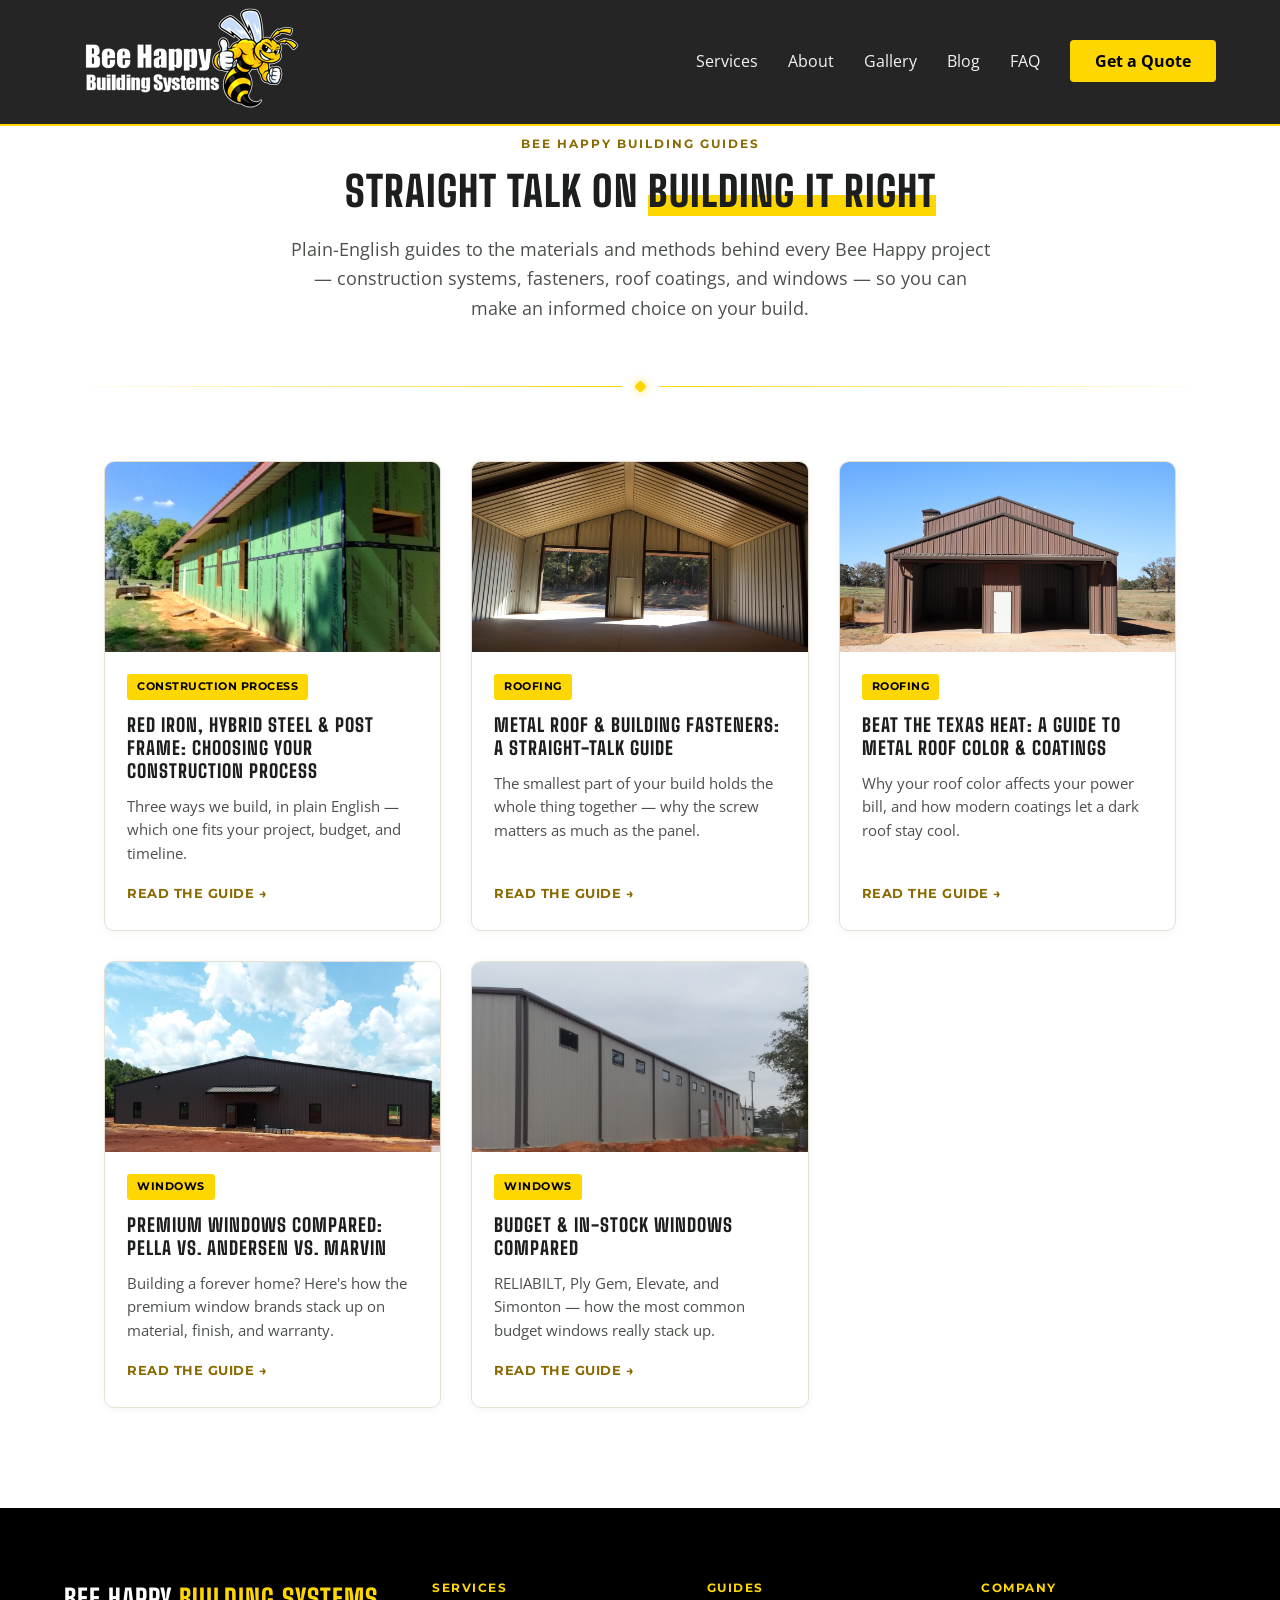
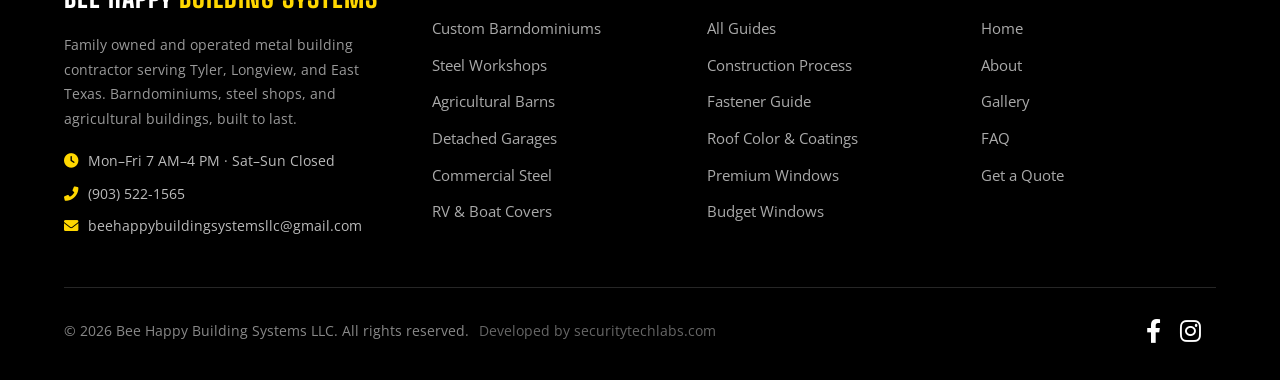
<file: blog/index.html>
<!DOCTYPE html>
<html lang="en-US">
<head>
    <meta charset="UTF-8">
    <meta name="viewport" content="width=device-width, initial-scale=1.0">
    <meta http-equiv="X-UA-Compatible" content="IE=edge">

    <title>Building Guides & Resources | Bee Happy Building Systems LLC</title>
    <meta name="title" content="Building Guides & Resources | Bee Happy Building Systems LLC">
    <meta name="description" content="Straight-talk guides on construction process, fasteners, roof coatings, and windows from Bee Happy Building Systems LLC — East Texas barndominium and steel building contractors.">
    <meta name="author" content="Bee Happy Building Systems LLC">
    <meta name="robots" content="index, follow, max-snippet:-1, max-image-preview:large, max-video-preview:-1">
    <link rel="canonical" href="https://beehappybuildingsystemsllc.com/blog/">

    <meta name="theme-color" content="#FDB813">
    <link rel="icon" href="../assets/favicons/favicon.ico" sizes="any">
    <link rel="icon" type="image/png" sizes="32x32" href="../assets/favicons/favicon-32x32.png">
    <link rel="icon" type="image/png" sizes="16x16" href="../assets/favicons/favicon-16x16.png">
    <link rel="apple-touch-icon" sizes="180x180" href="../assets/favicons/apple-touch-icon.png">
    <link rel="manifest" href="../site.webmanifest">

    <meta property="og:type" content="website">
    <meta property="og:url" content="https://beehappybuildingsystemsllc.com/blog/">
    <meta property="og:site_name" content="Bee Happy Building Systems LLC">
    <meta property="og:title" content="Building Guides & Resources | Bee Happy Building Systems LLC">
    <meta property="og:description" content="Straight-talk guides on construction process, fasteners, roof coatings, and windows from an East Texas barndominium and steel building contractor.">
    <meta property="og:image" content="https://beehappybuildingsystemsllc.com/assets/images/og-image.png">
    <meta property="og:locale" content="en_US">

    <meta name="twitter:card" content="summary_large_image">
    <meta name="twitter:title" content="Building Guides & Resources | Bee Happy Building Systems LLC">
    <meta name="twitter:description" content="Straight-talk guides on construction process, fasteners, roof coatings, and windows from an East Texas barndominium and steel building contractor.">
    <meta name="twitter:image" content="https://beehappybuildingsystemsllc.com/assets/images/og-image.png">

    <script type="application/ld+json">
    {
      "@context": "https://schema.org",
      "@type": "CollectionPage",
      "name": "Bee Happy Building Systems LLC — Building Guides & Resources",
      "url": "https://beehappybuildingsystemsllc.com/blog/",
      "isPartOf": { "@id": "https://beehappybuildingsystemsllc.com/#organization" },
      "hasPart": [
        { "@type": "BlogPosting", "headline": "Red Iron, Hybrid Steel & Post Frame: Choosing Your Construction Process", "url": "https://beehappybuildingsystemsllc.com/blog/construction-process" },
        { "@type": "BlogPosting", "headline": "Metal Roof & Building Fasteners: A Straight-Talk Guide", "url": "https://beehappybuildingsystemsllc.com/blog/fastener-guide" },
        { "@type": "BlogPosting", "headline": "Beat the Texas Heat: A Guide to Metal Roof Color & Coatings", "url": "https://beehappybuildingsystemsllc.com/blog/roof-color-coatings-guide" },
        { "@type": "BlogPosting", "headline": "Premium Windows Compared: Pella vs. Andersen vs. Marvin", "url": "https://beehappybuildingsystemsllc.com/blog/premium-windows-guide" },
        { "@type": "BlogPosting", "headline": "Budget & In-Stock Windows Compared", "url": "https://beehappybuildingsystemsllc.com/blog/budget-windows-guide" }
      ]
    }
    </script>

    <script type="application/ld+json">
    {
      "@context": "https://schema.org",
      "@type": "BreadcrumbList",
      "itemListElement": [
        { "@type": "ListItem", "position": 1, "name": "Home", "item": "https://beehappybuildingsystemsllc.com/" },
        { "@type": "ListItem", "position": 2, "name": "Blog", "item": "https://beehappybuildingsystemsllc.com/blog/" }
      ]
    }
    </script>

    <link rel="preconnect" href="https://fonts.googleapis.com">
    <link rel="preconnect" href="https://fonts.gstatic.com" crossorigin>
    <link href="https://fonts.googleapis.com/css2?family=Big+Shoulders:wght@800&family=Montserrat:wght@400;700;900&family=Open+Sans:wght@400;600&display=swap" rel="stylesheet">

    <link rel="stylesheet" href="https://cdnjs.cloudflare.com/ajax/libs/font-awesome/6.0.0/css/all.min.css">
    <link rel="stylesheet" href="../assets/css/styles/style.css">
    <link rel="stylesheet" href="../assets/css/styles/blog.css">
</head>
<body class="blog-page">

    <nav id="site-nav">
        <div class="logo">
            <a href="../#top">
                <img src="../assets/images/company-logo.png" alt="Bee Happy Building Systems LLC">
            </a>
        </div>
        <div class="hamburger" onclick="toggleMenu()">
            <i class="fas fa-bars"></i>
        </div>
        <ul class="nav-links">
            <li><a href="../#services">Services</a></li>
            <li><a href="../#about">About</a></li>
            <li><a href="../gallery/">Gallery</a></li>
            <li><a href="./">Blog</a></li>
            <li><a href="../#faq">FAQ</a></li>
            <li><a href="../#contact" class="cta-btn">Get a Quote</a></li>
        </ul>
    </nav>

    <main id="main">

    <section class="blog-hero">
        <div class="blog-hero__wrap">
            <span class="blog-hero__eyebrow">Bee Happy Building Guides</span>
            <h1>Straight Talk on <span>Building It Right</span></h1>
            <p class="deck">Plain-English guides to the materials and methods behind every Bee Happy project — construction systems, fasteners, roof coatings, and windows — so you can make an informed choice on your build.</p>
        </div>
    </section>

    <div class="section-divider" aria-hidden="true"><span></span></div>

    <section class="post-grid">

        <article class="post-card">
            <a href="construction-process" class="post-card__img">
                <img src="../assets/images/Middleton%20Zip%201.jpg" alt="Steel building under construction with structural sheathing installed over the frame, ready for exterior panels">
            </a>
            <div class="post-card__body">
                <span class="post-card__tag">Construction Process</span>
                <h2><a href="construction-process">Red Iron, Hybrid Steel & Post Frame: Choosing Your Construction Process</a></h2>
                <p>Three ways we build, in plain English — which one fits your project, budget, and timeline.</p>
                <a href="construction-process" class="post-card__link">Read the Guide &rarr;</a>
            </div>
        </article>

        <article class="post-card">
            <a href="fastener-guide" class="post-card__img">
                <img src="../assets/images/40x80x24%20Stanley%20Glaze%20Samples%20Project%203.jpg" alt="Interior view of a steel building roof showing panel seams and trim along the purlins">
            </a>
            <div class="post-card__body">
                <span class="post-card__tag">Roofing</span>
                <h2><a href="fastener-guide">Metal Roof & Building Fasteners: A Straight-Talk Guide</a></h2>
                <p>The smallest part of your build holds the whole thing together — why the screw matters as much as the panel.</p>
                <a href="fastener-guide" class="post-card__link">Read the Guide &rarr;</a>
            </div>
        </article>

        <article class="post-card">
            <a href="roof-color-coatings-guide" class="post-card__img">
                <img src="../assets/images/40x80x24%20Stanley%20Glaze%20Samples%20Project%201.jpg" alt="Two-tone metal building with a color-coated roof and matching trim">
            </a>
            <div class="post-card__body">
                <span class="post-card__tag">Roofing</span>
                <h2><a href="roof-color-coatings-guide">Beat the Texas Heat: A Guide to Metal Roof Color & Coatings</a></h2>
                <p>Why your roof color affects your power bill, and how modern coatings let a dark roof stay cool.</p>
                <a href="roof-color-coatings-guide" class="post-card__link">Read the Guide &rarr;</a>
            </div>
        </article>

        <article class="post-card">
            <a href="premium-windows-guide" class="post-card__img">
                <img src="../assets/images/Dynamic%20Diesel%201.jpg" alt="Commercial metal building with matching dark-trimmed windows and an awning entrance">
            </a>
            <div class="post-card__body">
                <span class="post-card__tag">Windows</span>
                <h2><a href="premium-windows-guide">Premium Windows Compared: Pella vs. Andersen vs. Marvin</a></h2>
                <p>Building a forever home? Here's how the premium window brands stack up on material, finish, and warranty.</p>
                <a href="premium-windows-guide" class="post-card__link">Read the Guide &rarr;</a>
            </div>
        </article>

        <article class="post-card">
            <a href="budget-windows-guide" class="post-card__img">
                <img src="../assets/images/ETX%20Glass%203.jpg" alt="Steel building exterior with several vinyl windows installed at varying sizes">
            </a>
            <div class="post-card__body">
                <span class="post-card__tag">Windows</span>
                <h2><a href="budget-windows-guide">Budget & In-Stock Windows Compared</a></h2>
                <p>RELIABILT, Ply Gem, Elevate, and Simonton — how the most common budget windows really stack up.</p>
                <a href="budget-windows-guide" class="post-card__link">Read the Guide &rarr;</a>
            </div>
        </article>

    </section>

    </main>

    <footer>
        <div class="footer-grid">
            <div class="footer-col footer-brand">
                <div class="footer-wordmark">Bee Happy <span>Building Systems</span></div>
                <p>Family owned and operated metal building contractor serving Tyler, Longview, and East Texas. Barndominiums, steel shops, and agricultural buildings, built to last.</p>
                <div class="footer-contact">
                    <p><i class="fas fa-clock"></i>Mon–Fri 7 AM–4 PM · Sat–Sun Closed</p>
                    <p><i class="fas fa-phone-alt"></i><a href="tel:+19035221565">(903) 522-1565</a></p>
                    <p><i class="fas fa-envelope"></i><a href="&#109;&#97;&#105;&#108;&#116;&#111;&#58;&#98;&#101;&#101;&#104;&#97;&#112;&#112;&#121;&#98;&#117;&#105;&#108;&#100;&#105;&#110;&#103;&#115;&#121;&#115;&#116;&#101;&#109;&#115;&#108;&#108;&#99;&#64;&#103;&#109;&#97;&#105;&#108;&#46;&#99;&#111;&#109;">&#98;&#101;&#101;&#104;&#97;&#112;&#112;&#121;&#98;&#117;&#105;&#108;&#100;&#105;&#110;&#103;&#115;&#121;&#115;&#116;&#101;&#109;&#115;&#108;&#108;&#99;&#64;&#103;&#109;&#97;&#105;&#108;&#46;&#99;&#111;&#109;</a></p>
                </div>
            </div>

            <div class="footer-col">
                <h4>Services</h4>
                <ul>
                    <li><a href="../#barndominiums">Custom Barndominiums</a></li>
                    <li><a href="../#steel-workshops">Steel Workshops</a></li>
                    <li><a href="../#agricultural-barns">Agricultural Barns</a></li>
                    <li><a href="../#detached-garages">Detached Garages</a></li>
                    <li><a href="../#commercial-steel">Commercial Steel</a></li>
                    <li><a href="../#rv-boat-covers">RV & Boat Covers</a></li>
                </ul>
            </div>

            <div class="footer-col">
                <h4>Guides</h4>
                <ul>
                    <li><a href="./">All Guides</a></li>
                    <li><a href="construction-process">Construction Process</a></li>
                    <li><a href="fastener-guide">Fastener Guide</a></li>
                    <li><a href="roof-color-coatings-guide">Roof Color & Coatings</a></li>
                    <li><a href="premium-windows-guide">Premium Windows</a></li>
                    <li><a href="budget-windows-guide">Budget Windows</a></li>
                </ul>
            </div>

            <div class="footer-col">
                <h4>Company</h4>
                <ul>
                    <li><a href="../#top">Home</a></li>
                    <li><a href="../#about">About</a></li>
                    <li><a href="../gallery/">Gallery</a></li>
                    <li><a href="../#faq">FAQ</a></li>
                    <li><a href="../#contact">Get a Quote</a></li>
                </ul>
            </div>
        </div>

        <div class="footer-bottom">
            <p>&copy; 2026 Bee Happy Building Systems LLC. All rights reserved. <a href="https://securitytechlabs.com" target="_blank" rel="noopener" class="footer-credit">Developed by securitytechlabs.com</a></p>
            <div class="social-links">
                <a href="https://www.facebook.com/beehappybuildingsystemsllc/" target="_blank" rel="noopener" aria-label="Bee Happy Building Systems LLC on Facebook"><i class="fab fa-facebook-f"></i></a>
                <a href="https://www.instagram.com/beehappybuildingsystemsllc/" target="_blank" rel="noopener" aria-label="Bee Happy Building Systems LLC on Instagram"><i class="fab fa-instagram"></i></a>
            </div>
        </div>
    </footer>

    <script>
        function toggleMenu() {
            document.querySelector('.nav-links').classList.toggle('active');
        }
        document.querySelectorAll('.nav-links a').forEach(link => {
            link.addEventListener('click', () => {
                document.querySelector('.nav-links').classList.remove('active');
            });
        });

        // Shrink the fixed nav slightly once the page has scrolled a bit
        (function () {
            const siteNav = document.getElementById('site-nav');
            if (!siteNav) return;
            let ticking = false;
            function updateNavState() {
                siteNav.classList.toggle('nav-scrolled', window.scrollY > 50);
                ticking = false;
            }
            window.addEventListener('scroll', () => {
                if (!ticking) {
                    window.requestAnimationFrame(updateNavState);
                    ticking = true;
                }
            }, { passive: true });
            updateNavState();
        })();
    </script>
</body>
</html>
</file>
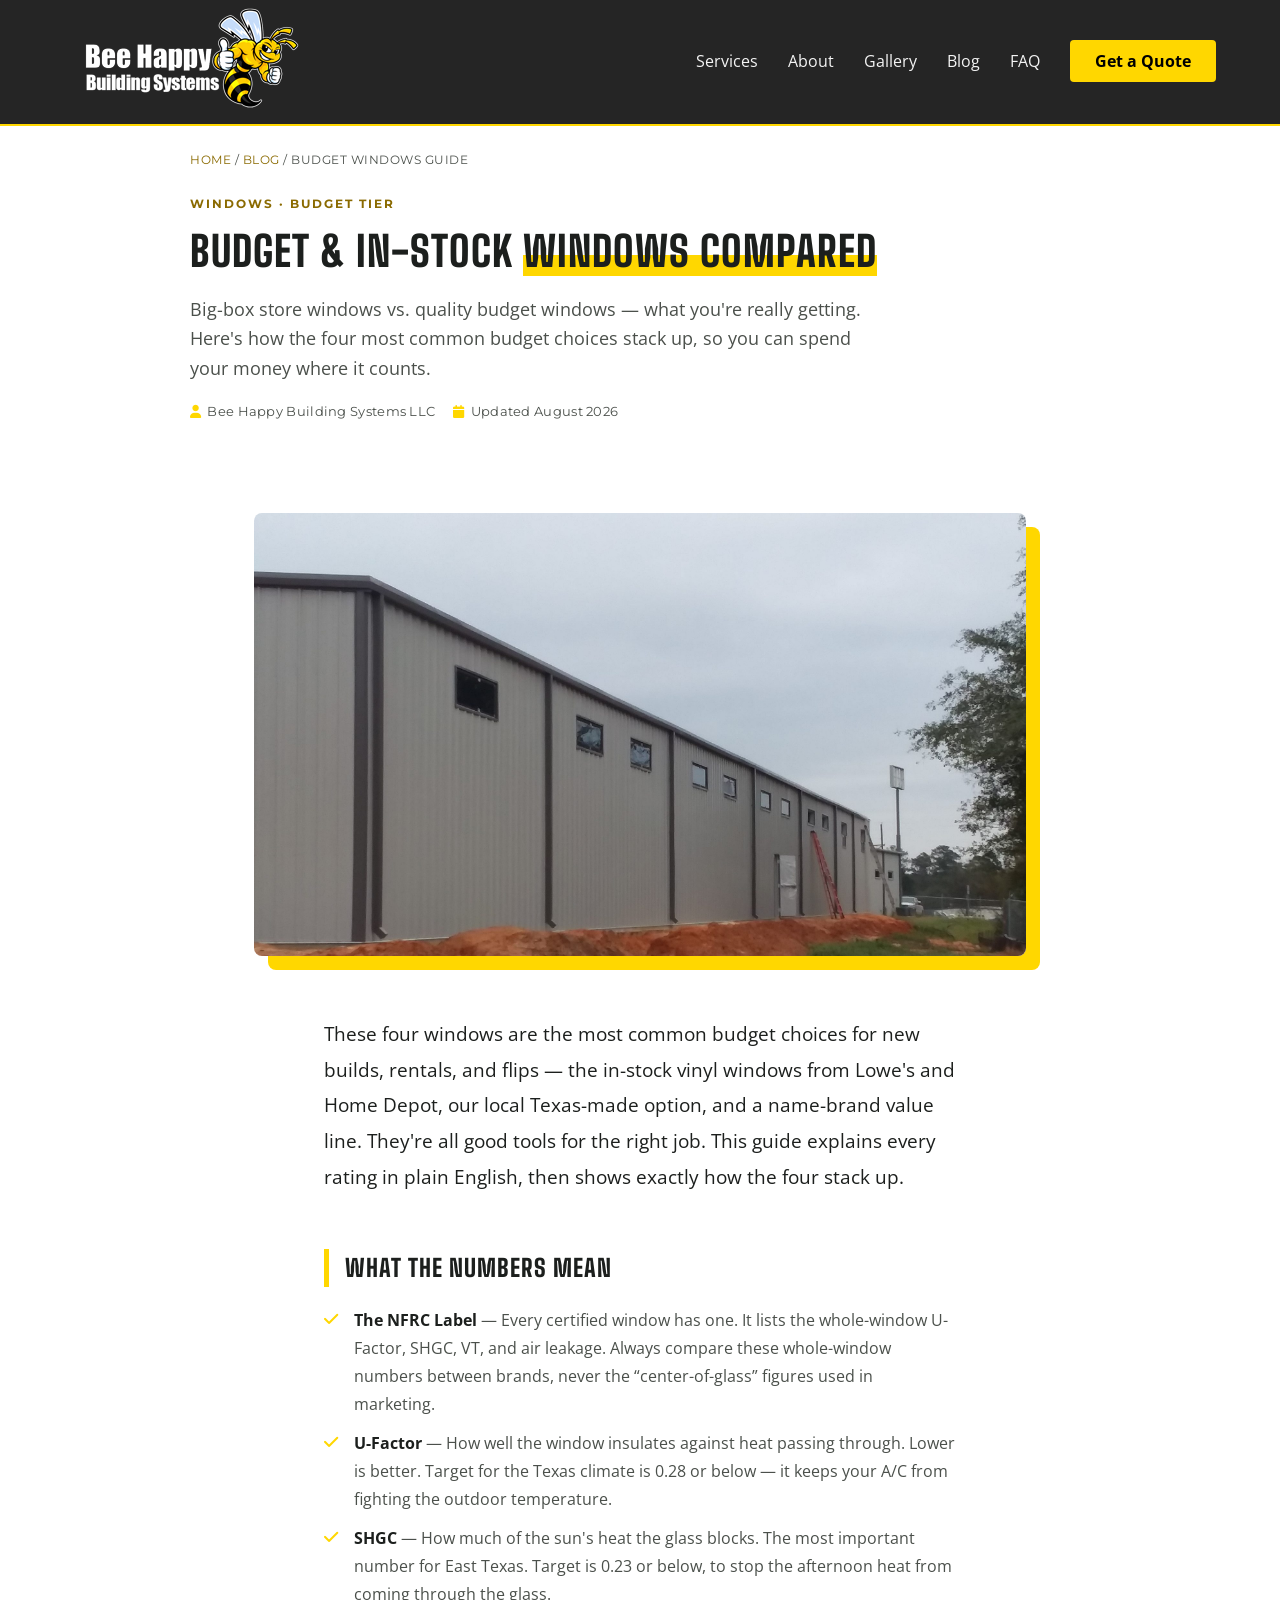
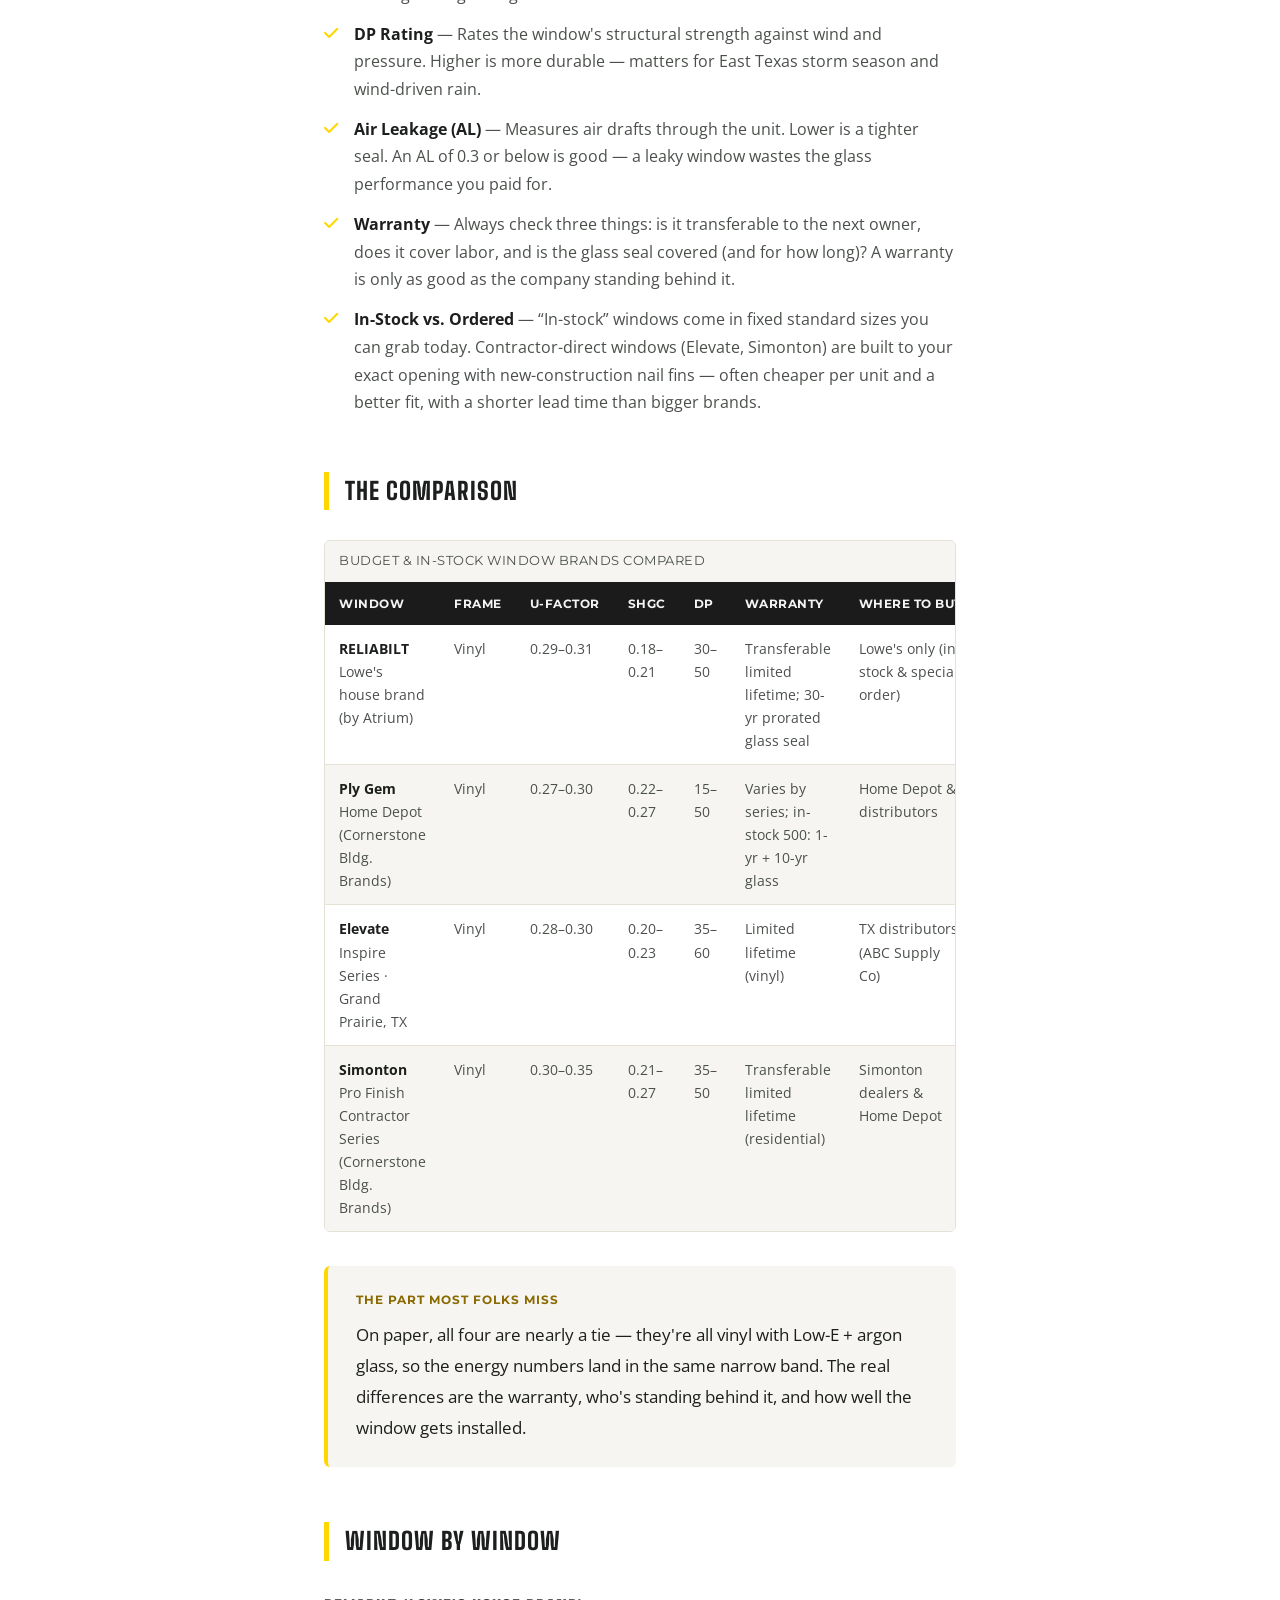
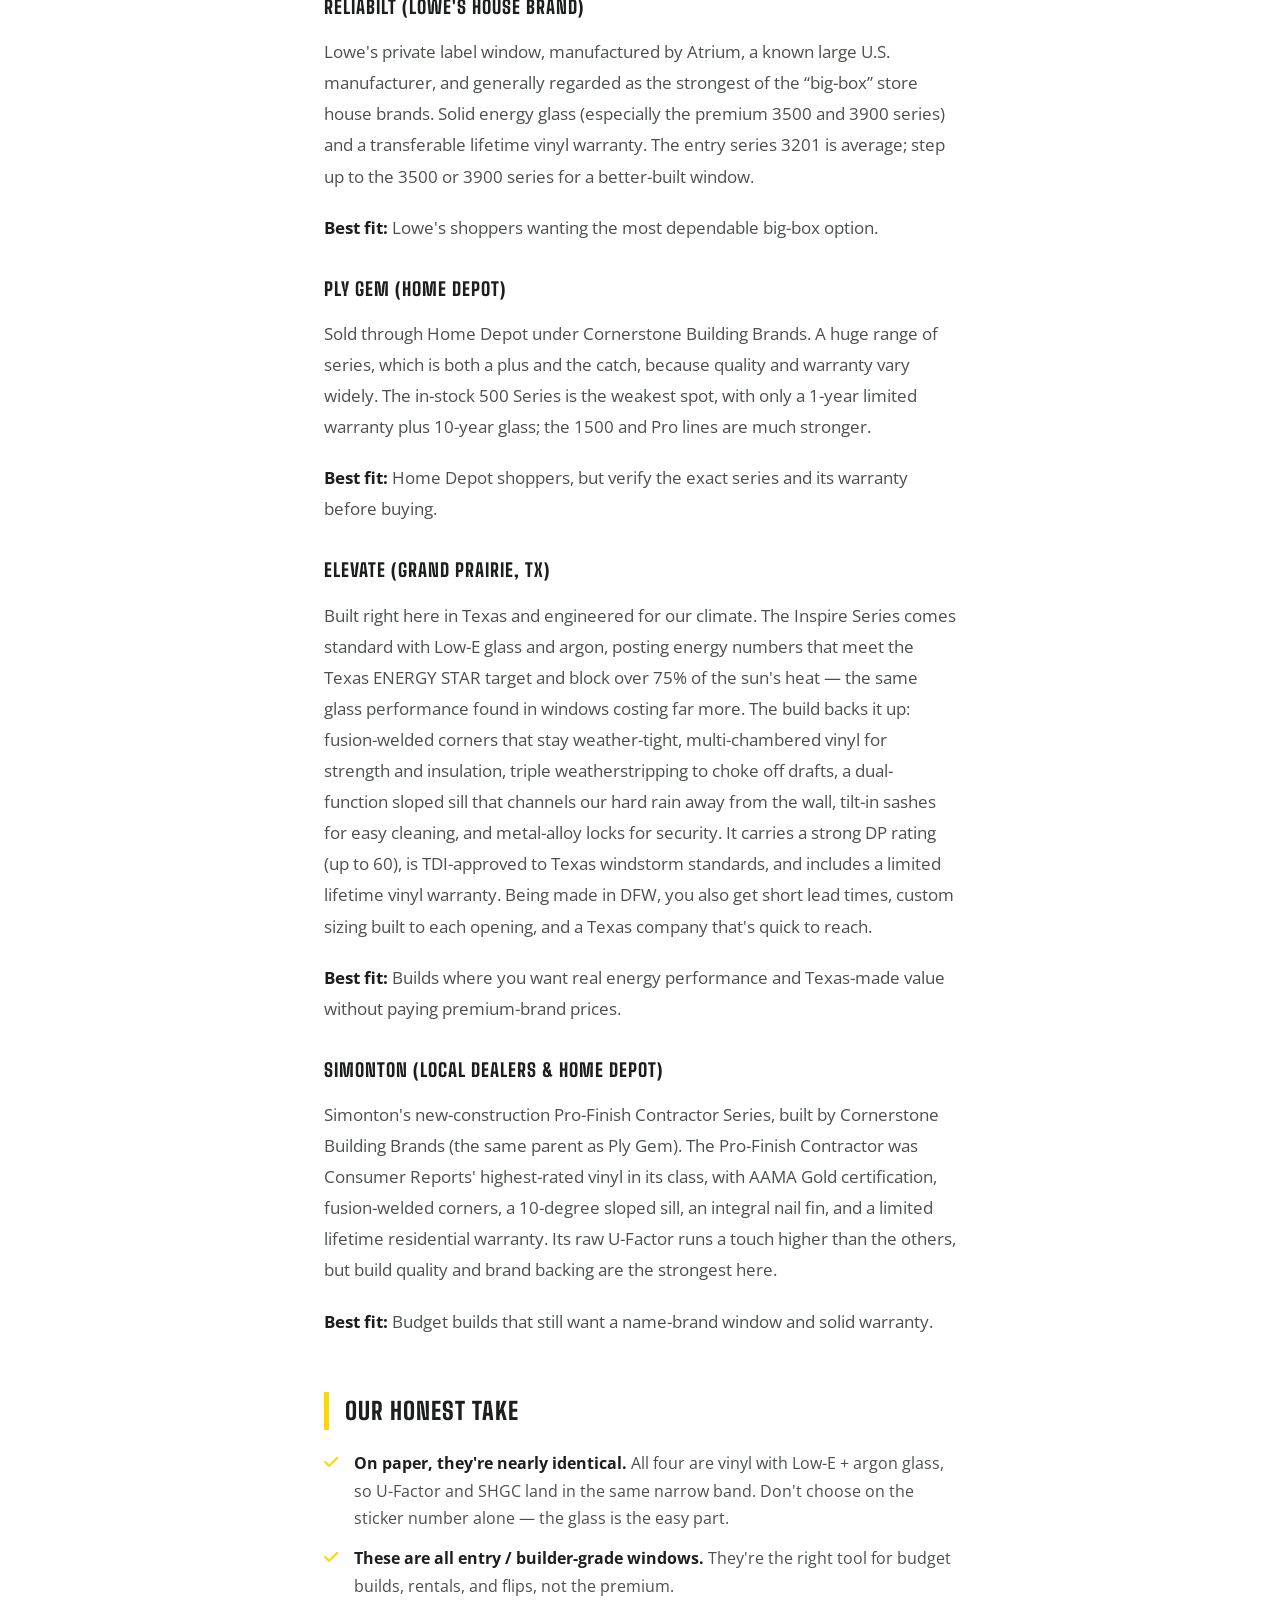
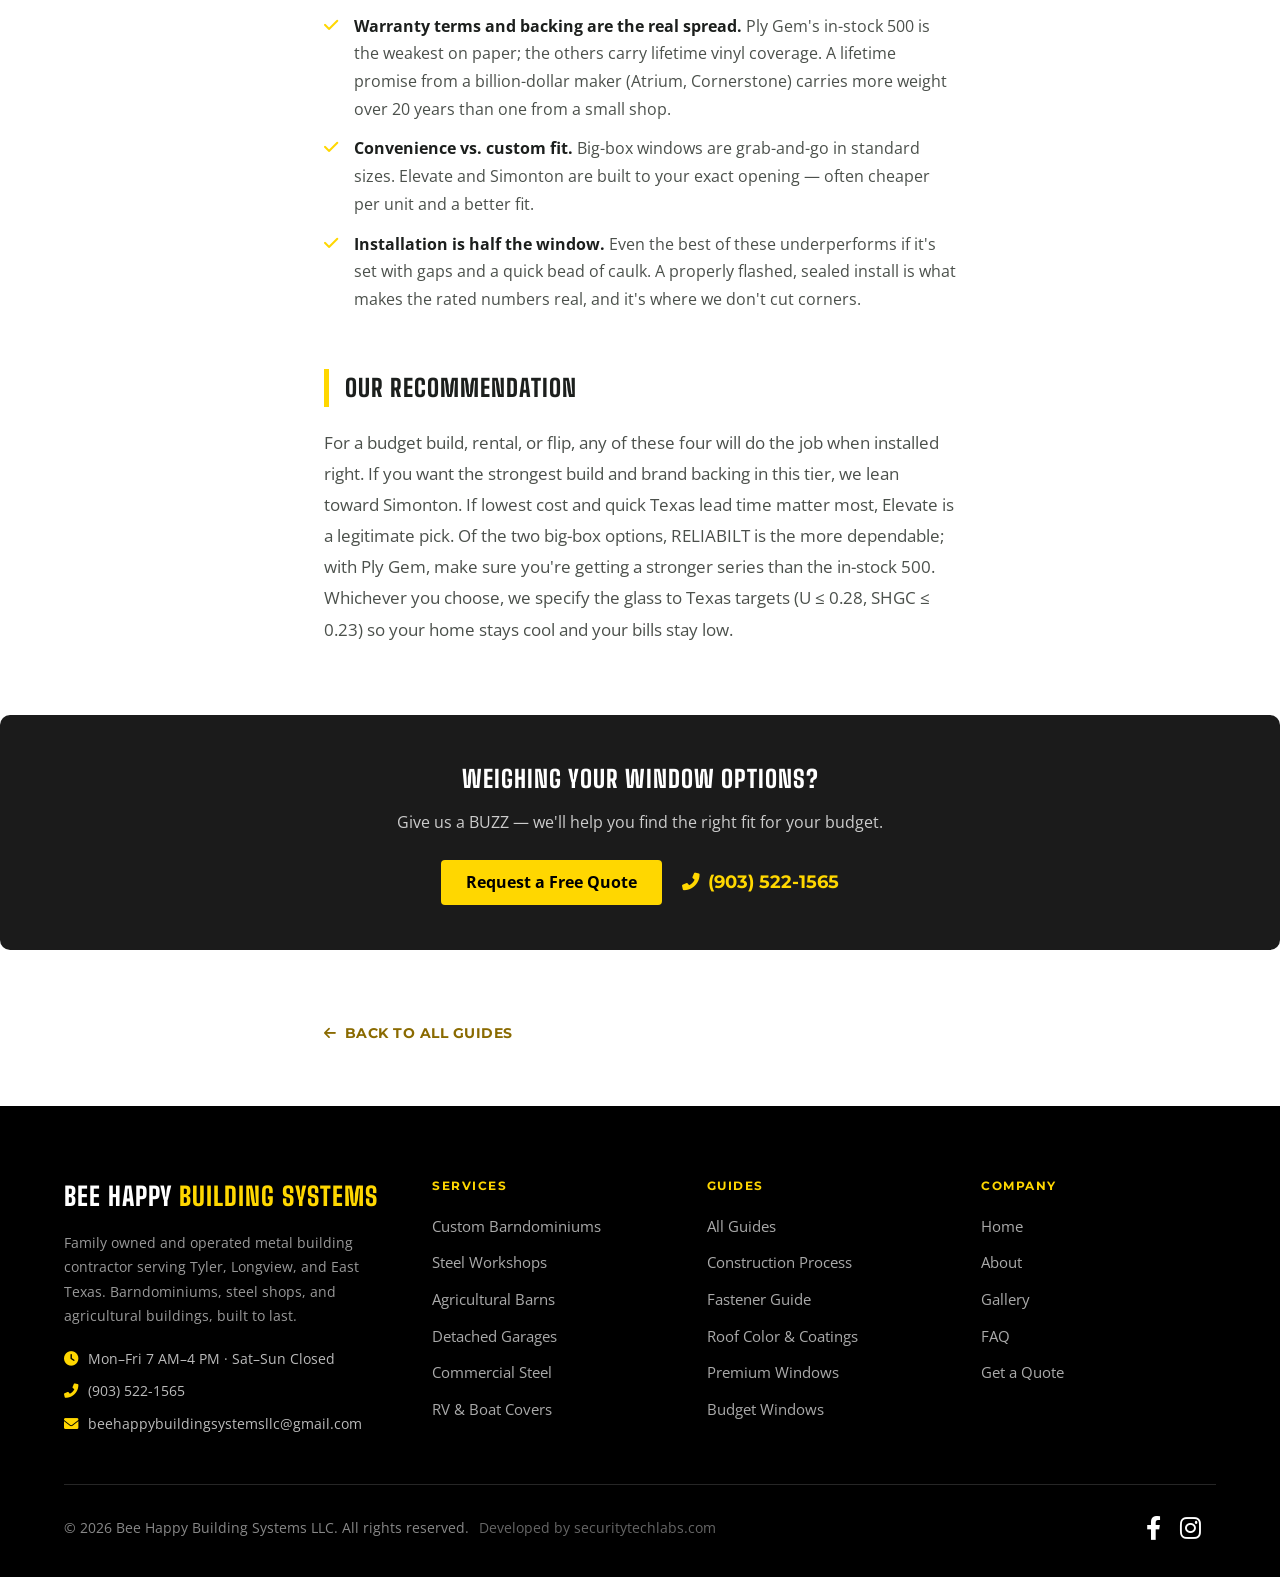
<file: blog/budget-windows-guide.html>
<!DOCTYPE html>
<html lang="en-US">
<head>
    <meta charset="UTF-8">
    <meta name="viewport" content="width=device-width, initial-scale=1.0">
    <meta http-equiv="X-UA-Compatible" content="IE=edge">

    <title>Budget & In-Stock Windows Compared: RELIABILT, Ply Gem, Elevate, Simonton | Bee Happy Building Systems LLC</title>
    <meta name="title" content="Budget & In-Stock Windows Compared">
    <meta name="description" content="RELIABILT, Ply Gem, Elevate, and Simonton — a straight-talk guide to how the most common budget and in-stock vinyl windows compare for East Texas builds, rentals, and flips.">
    <meta name="author" content="Bee Happy Building Systems LLC">
    <meta name="robots" content="index, follow, max-snippet:-1, max-image-preview:large, max-video-preview:-1">
    <link rel="canonical" href="https://beehappybuildingsystemsllc.com/blog/budget-windows-guide">

    <meta name="theme-color" content="#FDB813">
    <link rel="icon" href="../assets/favicons/favicon.ico" sizes="any">
    <link rel="icon" type="image/png" sizes="32x32" href="../assets/favicons/favicon-32x32.png">
    <link rel="icon" type="image/png" sizes="16x16" href="../assets/favicons/favicon-16x16.png">
    <link rel="apple-touch-icon" sizes="180x180" href="../assets/favicons/apple-touch-icon.png">
    <link rel="manifest" href="../site.webmanifest">

    <meta property="og:type" content="article">
    <meta property="og:url" content="https://beehappybuildingsystemsllc.com/blog/budget-windows-guide">
    <meta property="og:site_name" content="Bee Happy Building Systems LLC">
    <meta property="og:title" content="Budget & In-Stock Windows Compared">
    <meta property="og:description" content="RELIABILT, Ply Gem, Elevate, and Simonton — how the most common budget and in-stock vinyl windows compare for East Texas builds.">
    <meta property="og:image" content="https://beehappybuildingsystemsllc.com/assets/images/Bee%20Happy%20Building%20Systems%20Steel%20Building-15.jpg">
    <meta property="og:locale" content="en_US">

    <meta name="twitter:card" content="summary_large_image">
    <meta name="twitter:title" content="Budget & In-Stock Windows Compared">
    <meta name="twitter:description" content="RELIABILT, Ply Gem, Elevate, and Simonton compared for East Texas builds, rentals, and flips.">
    <meta name="twitter:image" content="https://beehappybuildingsystemsllc.com/assets/images/Bee%20Happy%20Building%20Systems%20Steel%20Building-15.jpg">

    <script type="application/ld+json">
    {
      "@context": "https://schema.org",
      "@type": "BlogPosting",
      "headline": "Budget & In-Stock Windows Compared",
      "description": "RELIABILT, Ply Gem, Elevate, and Simonton — a straight-talk guide to how the most common budget and in-stock vinyl windows compare for East Texas builds, rentals, and flips.",
      "image": "https://beehappybuildingsystemsllc.com/assets/images/Bee%20Happy%20Building%20Systems%20Steel%20Building-15.jpg",
      "author": { "@type": "Organization", "name": "Bee Happy Building Systems LLC", "url": "https://beehappybuildingsystemsllc.com/" },
      "publisher": {
        "@type": "Organization",
        "name": "Bee Happy Building Systems LLC",
        "logo": { "@type": "ImageObject", "url": "https://beehappybuildingsystemsllc.com/assets/images/company-logo.png" }
      },
      "mainEntityOfPage": "https://beehappybuildingsystemsllc.com/blog/budget-windows-guide",
      "datePublished": "2026-08-24",
      "dateModified": "2026-08-24"
    }
    </script>
    <script type="application/ld+json">
    {
      "@context": "https://schema.org",
      "@type": "BreadcrumbList",
      "itemListElement": [
        { "@type": "ListItem", "position": 1, "name": "Home", "item": "https://beehappybuildingsystemsllc.com/" },
        { "@type": "ListItem", "position": 2, "name": "Blog", "item": "https://beehappybuildingsystemsllc.com/blog/" },
        { "@type": "ListItem", "position": 3, "name": "Budget Windows Guide", "item": "https://beehappybuildingsystemsllc.com/blog/budget-windows-guide" }
      ]
    }
    </script>

    <link rel="preconnect" href="https://fonts.googleapis.com">
    <link rel="preconnect" href="https://fonts.gstatic.com" crossorigin>
    <link href="https://fonts.googleapis.com/css2?family=Big+Shoulders:wght@800&family=Montserrat:wght@400;700;900&family=Open+Sans:wght@400;600&display=swap" rel="stylesheet">

    <link rel="stylesheet" href="https://cdnjs.cloudflare.com/ajax/libs/font-awesome/6.0.0/css/all.min.css">
    <link rel="stylesheet" href="../assets/css/styles/style.css">
    <link rel="stylesheet" href="../assets/css/styles/blog.css">
</head>
<body class="blog-page">

    <nav id="site-nav">
        <div class="logo">
            <a href="../#top">
                <img src="../assets/images/company-logo.png" alt="Bee Happy Building Systems LLC">
            </a>
        </div>
        <div class="hamburger" onclick="toggleMenu()">
            <i class="fas fa-bars"></i>
        </div>
        <ul class="nav-links">
            <li><a href="../#services">Services</a></li>
            <li><a href="../#about">About</a></li>
            <li><a href="../gallery/">Gallery</a></li>
            <li><a href="./">Blog</a></li>
            <li><a href="../#faq">FAQ</a></li>
            <li><a href="../#contact" class="cta-btn">Get a Quote</a></li>
        </ul>
    </nav>

    <main id="main">

    <nav class="breadcrumb" aria-label="Breadcrumb">
        <a href="../">Home</a> / <a href="./">Blog</a> / Budget Windows Guide
    </nav>

    <header class="post-hero">
        <div class="post-hero__wrap">
            <span class="post-hero__eyebrow">Windows &middot; Budget Tier</span>
            <h1>Budget & In-Stock <span>Windows Compared</span></h1>
            <p class="deck">Big-box store windows vs. quality budget windows — what you're really getting. Here's how the four most common budget choices stack up, so you can spend your money where it counts.</p>
            <div class="post-hero__meta">
                <span><i class="fas fa-user"></i>Bee Happy Building Systems LLC</span>
                <span><i class="fas fa-calendar"></i>Updated August 2026</span>
            </div>
        </div>
    </header>

    <div class="post-featured-img">
        <img src="../assets/images/ETX%20Glass%203.jpg" alt="Steel building exterior with several vinyl windows installed at varying sizes" loading="eager">
    </div>

    <article class="post-body">

        <p class="lede">These four windows are the most common budget choices for new builds, rentals, and flips — the in-stock vinyl windows from Lowe's and Home Depot, our local Texas-made option, and a name-brand value line. They're all good tools for the right job. This guide explains every rating in plain English, then shows exactly how the four stack up.</p>

        <h2>What the Numbers Mean</h2>
        <ul class="check-list">
            <li><i class="fas fa-check"></i><strong>The NFRC Label</strong> — Every certified window has one. It lists the whole-window U-Factor, SHGC, VT, and air leakage. Always compare these whole-window numbers between brands, never the &ldquo;center-of-glass&rdquo; figures used in marketing.</li>
            <li><i class="fas fa-check"></i><strong>U-Factor</strong> — How well the window insulates against heat passing through. Lower is better. Target for the Texas climate is 0.28 or below — it keeps your A/C from fighting the outdoor temperature.</li>
            <li><i class="fas fa-check"></i><strong>SHGC</strong> — How much of the sun's heat the glass blocks. The most important number for East Texas. Target is 0.23 or below, to stop the afternoon heat from coming through the glass.</li>
            <li><i class="fas fa-check"></i><strong>DP Rating</strong> — Rates the window's structural strength against wind and pressure. Higher is more durable — matters for East Texas storm season and wind-driven rain.</li>
            <li><i class="fas fa-check"></i><strong>Air Leakage (AL)</strong> — Measures air drafts through the unit. Lower is a tighter seal. An AL of 0.3 or below is good — a leaky window wastes the glass performance you paid for.</li>
            <li><i class="fas fa-check"></i><strong>Warranty</strong> — Always check three things: is it transferable to the next owner, does it cover labor, and is the glass seal covered (and for how long)? A warranty is only as good as the company standing behind it.</li>
            <li><i class="fas fa-check"></i><strong>In-Stock vs. Ordered</strong> — &ldquo;In-stock&rdquo; windows come in fixed standard sizes you can grab today. Contractor-direct windows (Elevate, Simonton) are built to your exact opening with new-construction nail fins — often cheaper per unit and a better fit, with a shorter lead time than bigger brands.</li>
        </ul>

        <h2>The Comparison</h2>
        <div class="table-wrap">
            <table>
                <caption>Budget & in-stock window brands compared</caption>
                <thead>
                    <tr><th>Window</th><th>Frame</th><th>U-Factor</th><th>SHGC</th><th>DP</th><th>Warranty</th><th>Where to Buy</th><th>Price</th></tr>
                </thead>
                <tbody>
                    <tr>
                        <td><strong>RELIABILT</strong><br>Lowe's house brand (by Atrium)</td>
                        <td>Vinyl</td>
                        <td>0.29&ndash;0.31</td>
                        <td>0.18&ndash;0.21</td>
                        <td>30&ndash;50</td>
                        <td>Transferable limited lifetime; 30-yr prorated glass seal</td>
                        <td>Lowe's only (in-stock & special order)</td>
                        <td>$</td>
                    </tr>
                    <tr>
                        <td><strong>Ply Gem</strong><br>Home Depot (Cornerstone Bldg. Brands)</td>
                        <td>Vinyl</td>
                        <td>0.27&ndash;0.30</td>
                        <td>0.22&ndash;0.27</td>
                        <td>15&ndash;50</td>
                        <td>Varies by series; in-stock 500: 1-yr + 10-yr glass</td>
                        <td>Home Depot & distributors</td>
                        <td>$</td>
                    </tr>
                    <tr>
                        <td><strong>Elevate</strong><br>Inspire Series &middot; Grand Prairie, TX</td>
                        <td>Vinyl</td>
                        <td>0.28&ndash;0.30</td>
                        <td>0.20&ndash;0.23</td>
                        <td>35&ndash;60</td>
                        <td>Limited lifetime (vinyl)</td>
                        <td>TX distributors (ABC Supply Co)</td>
                        <td>$</td>
                    </tr>
                    <tr>
                        <td><strong>Simonton</strong><br>Pro Finish Contractor Series (Cornerstone Bldg. Brands)</td>
                        <td>Vinyl</td>
                        <td>0.30&ndash;0.35</td>
                        <td>0.21&ndash;0.27</td>
                        <td>35&ndash;50</td>
                        <td>Transferable limited lifetime (residential)</td>
                        <td>Simonton dealers & Home Depot</td>
                        <td>$$</td>
                    </tr>
                </tbody>
            </table>
        </div>

        <div class="callout">
            <span class="callout__label">The Part Most Folks Miss</span>
            <p>On paper, all four are nearly a tie — they're all vinyl with Low-E + argon glass, so the energy numbers land in the same narrow band. The real differences are the warranty, who's standing behind it, and how well the window gets installed.</p>
        </div>

        <h2>Window by Window</h2>

        <h3>RELIABILT (Lowe's House Brand)</h3>
        <p>Lowe's private label window, manufactured by Atrium, a known large U.S. manufacturer, and generally regarded as the strongest of the &ldquo;big-box&rdquo; store house brands. Solid energy glass (especially the premium 3500 and 3900 series) and a transferable lifetime vinyl warranty. The entry series 3201 is average; step up to the 3500 or 3900 series for a better-built window.</p>
        <p><strong>Best fit:</strong> Lowe's shoppers wanting the most dependable big-box option.</p>

        <h3>Ply Gem (Home Depot)</h3>
        <p>Sold through Home Depot under Cornerstone Building Brands. A huge range of series, which is both a plus and the catch, because quality and warranty vary widely. The in-stock 500 Series is the weakest spot, with only a 1-year limited warranty plus 10-year glass; the 1500 and Pro lines are much stronger.</p>
        <p><strong>Best fit:</strong> Home Depot shoppers, but verify the exact series and its warranty before buying.</p>

        <h3>Elevate (Grand Prairie, TX)</h3>
        <p>Built right here in Texas and engineered for our climate. The Inspire Series comes standard with Low-E glass and argon, posting energy numbers that meet the Texas ENERGY STAR target and block over 75% of the sun's heat — the same glass performance found in windows costing far more. The build backs it up: fusion-welded corners that stay weather-tight, multi-chambered vinyl for strength and insulation, triple weatherstripping to choke off drafts, a dual-function sloped sill that channels our hard rain away from the wall, tilt-in sashes for easy cleaning, and metal-alloy locks for security. It carries a strong DP rating (up to 60), is TDI-approved to Texas windstorm standards, and includes a limited lifetime vinyl warranty. Being made in DFW, you also get short lead times, custom sizing built to each opening, and a Texas company that's quick to reach.</p>
        <p><strong>Best fit:</strong> Builds where you want real energy performance and Texas-made value without paying premium-brand prices.</p>

        <h3>Simonton (Local Dealers & Home Depot)</h3>
        <p>Simonton's new-construction Pro-Finish Contractor Series, built by Cornerstone Building Brands (the same parent as Ply Gem). The Pro-Finish Contractor was Consumer Reports' highest-rated vinyl in its class, with AAMA Gold certification, fusion-welded corners, a 10-degree sloped sill, an integral nail fin, and a limited lifetime residential warranty. Its raw U-Factor runs a touch higher than the others, but build quality and brand backing are the strongest here.</p>
        <p><strong>Best fit:</strong> Budget builds that still want a name-brand window and solid warranty.</p>

        <h2>Our Honest Take</h2>
        <ul class="check-list">
            <li><i class="fas fa-check"></i><strong>On paper, they're nearly identical.</strong> All four are vinyl with Low-E + argon glass, so U-Factor and SHGC land in the same narrow band. Don't choose on the sticker number alone — the glass is the easy part.</li>
            <li><i class="fas fa-check"></i><strong>These are all entry / builder-grade windows.</strong> They're the right tool for budget builds, rentals, and flips, not the premium.</li>
            <li><i class="fas fa-check"></i><strong>Warranty terms and backing are the real spread.</strong> Ply Gem's in-stock 500 is the weakest on paper; the others carry lifetime vinyl coverage. A lifetime promise from a billion-dollar maker (Atrium, Cornerstone) carries more weight over 20 years than one from a small shop.</li>
            <li><i class="fas fa-check"></i><strong>Convenience vs. custom fit.</strong> Big-box windows are grab-and-go in standard sizes. Elevate and Simonton are built to your exact opening — often cheaper per unit and a better fit.</li>
            <li><i class="fas fa-check"></i><strong>Installation is half the window.</strong> Even the best of these underperforms if it's set with gaps and a quick bead of caulk. A properly flashed, sealed install is what makes the rated numbers real, and it's where we don't cut corners.</li>
        </ul>

        <h2>Our Recommendation</h2>
        <p>For a budget build, rental, or flip, any of these four will do the job when installed right. If you want the strongest build and brand backing in this tier, we lean toward Simonton. If lowest cost and quick Texas lead time matter most, Elevate is a legitimate pick. Of the two big-box options, RELIABILT is the more dependable; with Ply Gem, make sure you're getting a stronger series than the in-stock 500. Whichever you choose, we specify the glass to Texas targets (U &le; 0.28, SHGC &le; 0.23) so your home stays cool and your bills stay low.</p>

    </article>

    <div class="post-cta">
        <h3>Weighing your window options?</h3>
        <p>Give us a BUZZ — we'll help you find the right fit for your budget.</p>
        <div class="cta-row">
            <a href="../#contact" class="cta-btn">Request a Free Quote</a>
            <a href="tel:+19035221565" class="phone-link"><i class="fas fa-phone-alt"></i>(903) 522-1565</a>
        </div>
    </div>

    <nav class="post-nav">
        <a href="./"><i class="fas fa-arrow-left"></i>Back to All Guides</a>
    </nav>

    </main>

    <footer>
        <div class="footer-grid">
            <div class="footer-col footer-brand">
                <div class="footer-wordmark">Bee Happy <span>Building Systems</span></div>
                <p>Family owned and operated metal building contractor serving Tyler, Longview, and East Texas. Barndominiums, steel shops, and agricultural buildings, built to last.</p>
                <div class="footer-contact">
                    <p><i class="fas fa-clock"></i>Mon–Fri 7 AM–4 PM · Sat–Sun Closed</p>
                    <p><i class="fas fa-phone-alt"></i><a href="tel:+19035221565">(903) 522-1565</a></p>
                    <p><i class="fas fa-envelope"></i><a href="&#109;&#97;&#105;&#108;&#116;&#111;&#58;&#98;&#101;&#101;&#104;&#97;&#112;&#112;&#121;&#98;&#117;&#105;&#108;&#100;&#105;&#110;&#103;&#115;&#121;&#115;&#116;&#101;&#109;&#115;&#108;&#108;&#99;&#64;&#103;&#109;&#97;&#105;&#108;&#46;&#99;&#111;&#109;">&#98;&#101;&#101;&#104;&#97;&#112;&#112;&#121;&#98;&#117;&#105;&#108;&#100;&#105;&#110;&#103;&#115;&#121;&#115;&#116;&#101;&#109;&#115;&#108;&#108;&#99;&#64;&#103;&#109;&#97;&#105;&#108;&#46;&#99;&#111;&#109;</a></p>
                </div>
            </div>

            <div class="footer-col">
                <h4>Services</h4>
                <ul>
                    <li><a href="../#barndominiums">Custom Barndominiums</a></li>
                    <li><a href="../#steel-workshops">Steel Workshops</a></li>
                    <li><a href="../#agricultural-barns">Agricultural Barns</a></li>
                    <li><a href="../#detached-garages">Detached Garages</a></li>
                    <li><a href="../#commercial-steel">Commercial Steel</a></li>
                    <li><a href="../#rv-boat-covers">RV & Boat Covers</a></li>
                </ul>
            </div>

            <div class="footer-col">
                <h4>Guides</h4>
                <ul>
                    <li><a href="./">All Guides</a></li>
                    <li><a href="construction-process">Construction Process</a></li>
                    <li><a href="fastener-guide">Fastener Guide</a></li>
                    <li><a href="roof-color-coatings-guide">Roof Color & Coatings</a></li>
                    <li><a href="premium-windows-guide">Premium Windows</a></li>
                    <li><a href="budget-windows-guide">Budget Windows</a></li>
                </ul>
            </div>

            <div class="footer-col">
                <h4>Company</h4>
                <ul>
                    <li><a href="../#top">Home</a></li>
                    <li><a href="../#about">About</a></li>
                    <li><a href="../gallery/">Gallery</a></li>
                    <li><a href="../#faq">FAQ</a></li>
                    <li><a href="../#contact">Get a Quote</a></li>
                </ul>
            </div>
        </div>

        <div class="footer-bottom">
            <p>&copy; 2026 Bee Happy Building Systems LLC. All rights reserved. <a href="https://securitytechlabs.com" target="_blank" rel="noopener" class="footer-credit">Developed by securitytechlabs.com</a></p>
            <div class="social-links">
                <a href="https://www.facebook.com/beehappybuildingsystemsllc/" target="_blank" rel="noopener" aria-label="Bee Happy Building Systems LLC on Facebook"><i class="fab fa-facebook-f"></i></a>
                <a href="https://www.instagram.com/beehappybuildingsystemsllc/" target="_blank" rel="noopener" aria-label="Bee Happy Building Systems LLC on Instagram"><i class="fab fa-instagram"></i></a>
            </div>
        </div>
    </footer>

    <script>
        function toggleMenu() {
            document.querySelector('.nav-links').classList.toggle('active');
        }
        document.querySelectorAll('.nav-links a').forEach(link => {
            link.addEventListener('click', () => {
                document.querySelector('.nav-links').classList.remove('active');
            });
        });

        // Shrink the fixed nav slightly once the page has scrolled a bit
        (function () {
            const siteNav = document.getElementById('site-nav');
            if (!siteNav) return;
            let ticking = false;
            function updateNavState() {
                siteNav.classList.toggle('nav-scrolled', window.scrollY > 50);
                ticking = false;
            }
            window.addEventListener('scroll', () => {
                if (!ticking) {
                    window.requestAnimationFrame(updateNavState);
                    ticking = true;
                }
            }, { passive: true });
            updateNavState();
        })();
    </script>
</body>
</html>
</file>
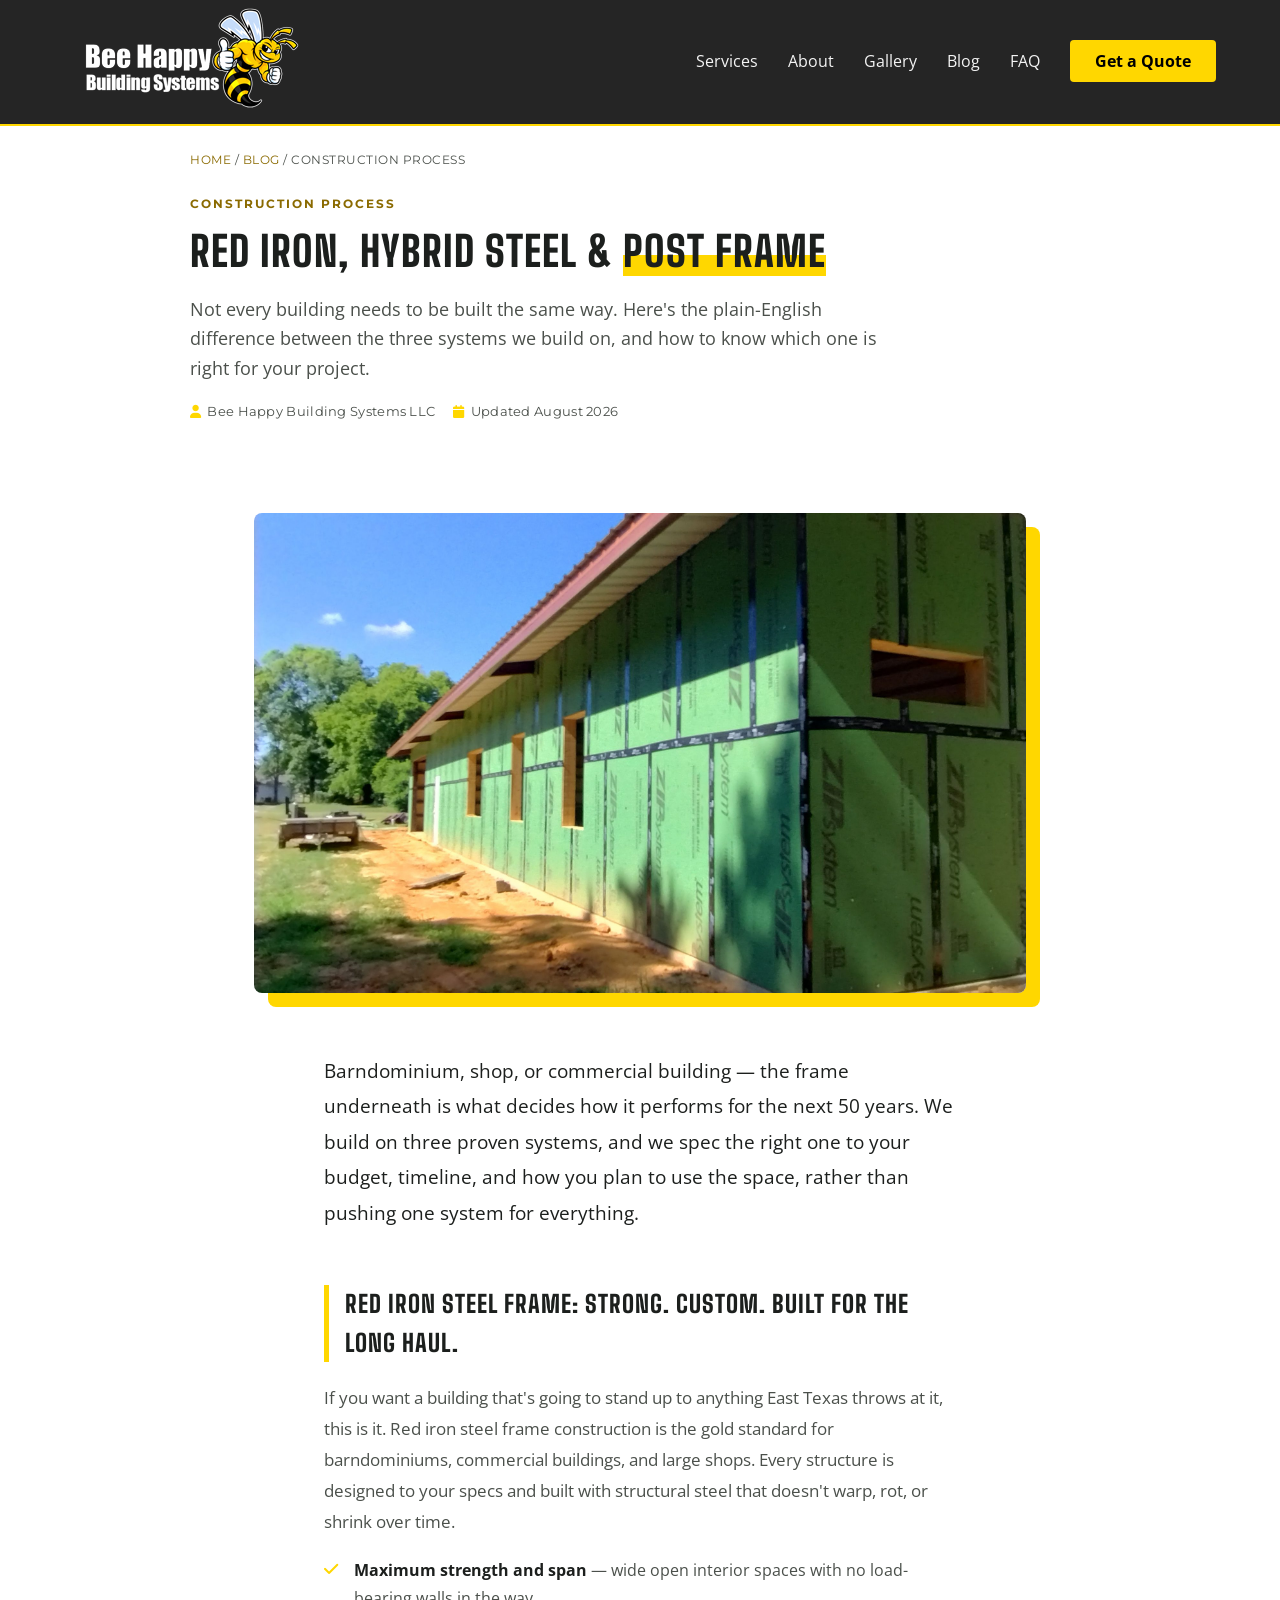
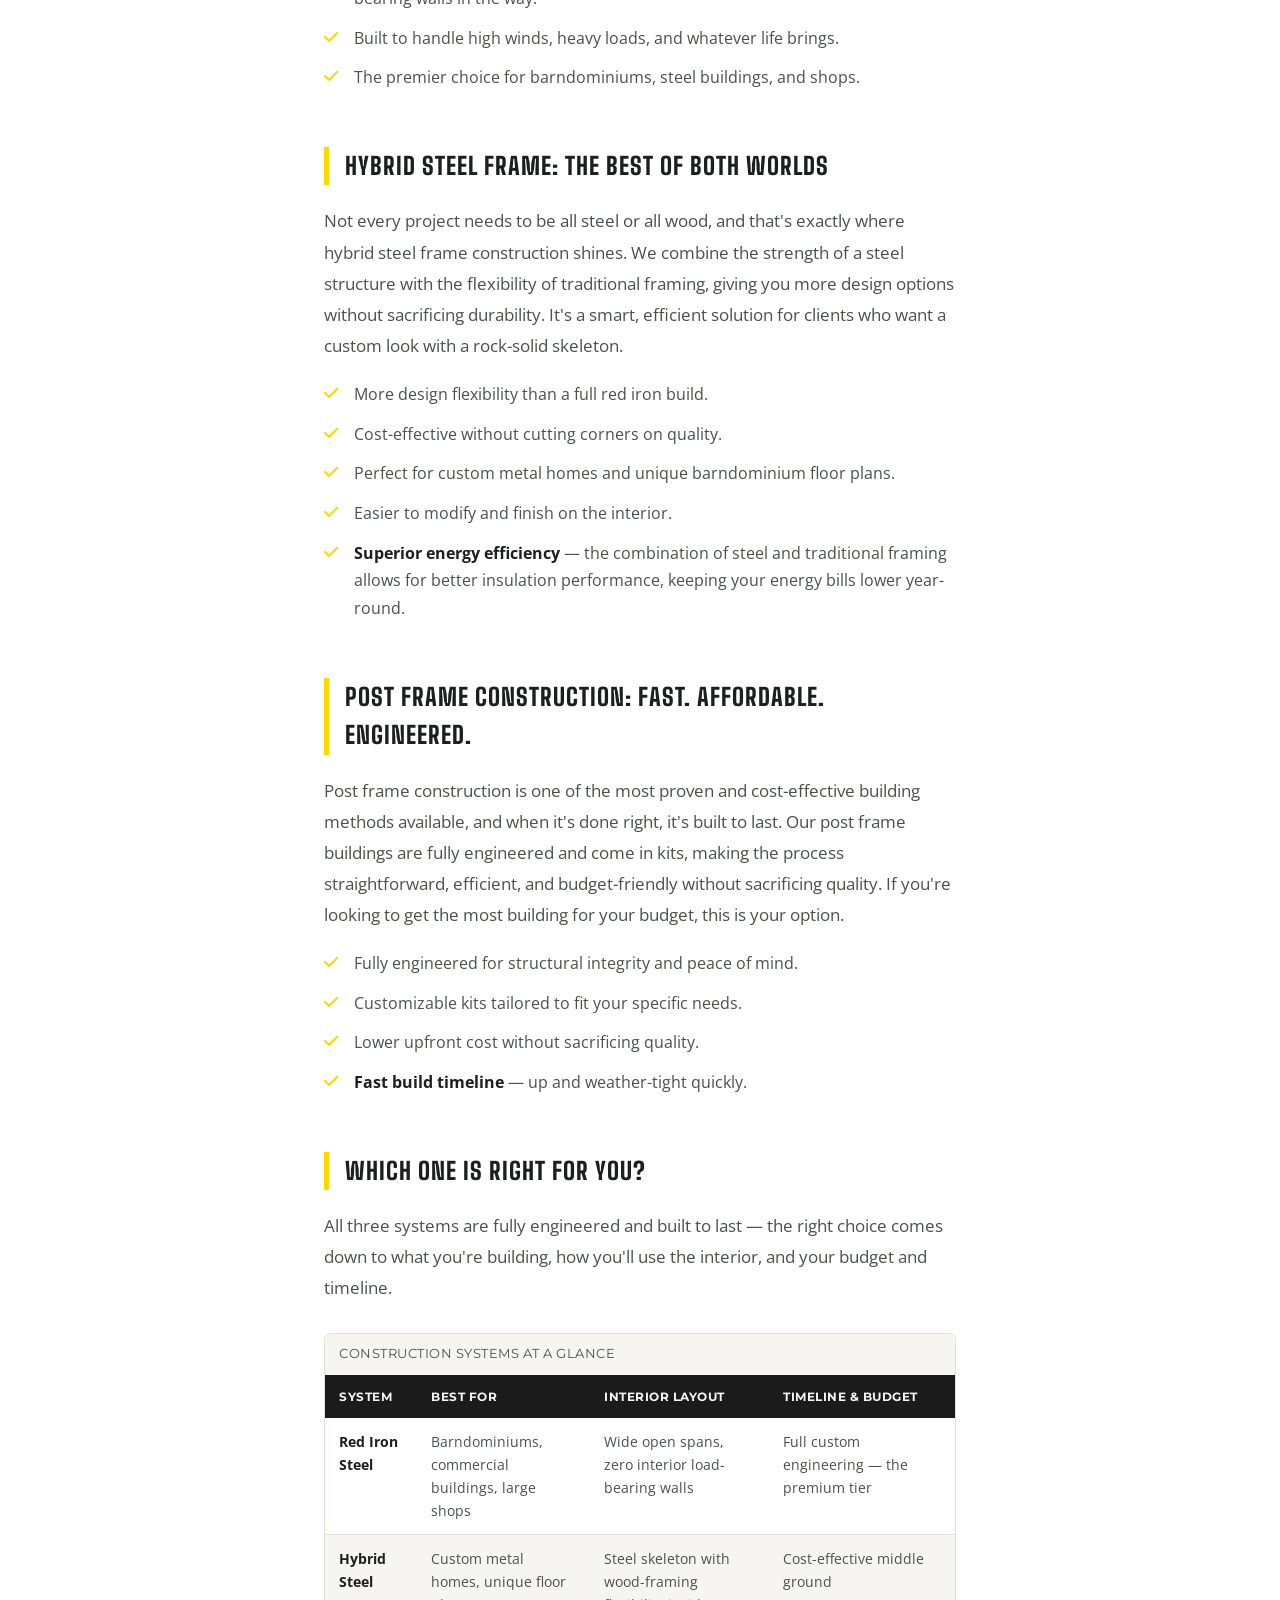
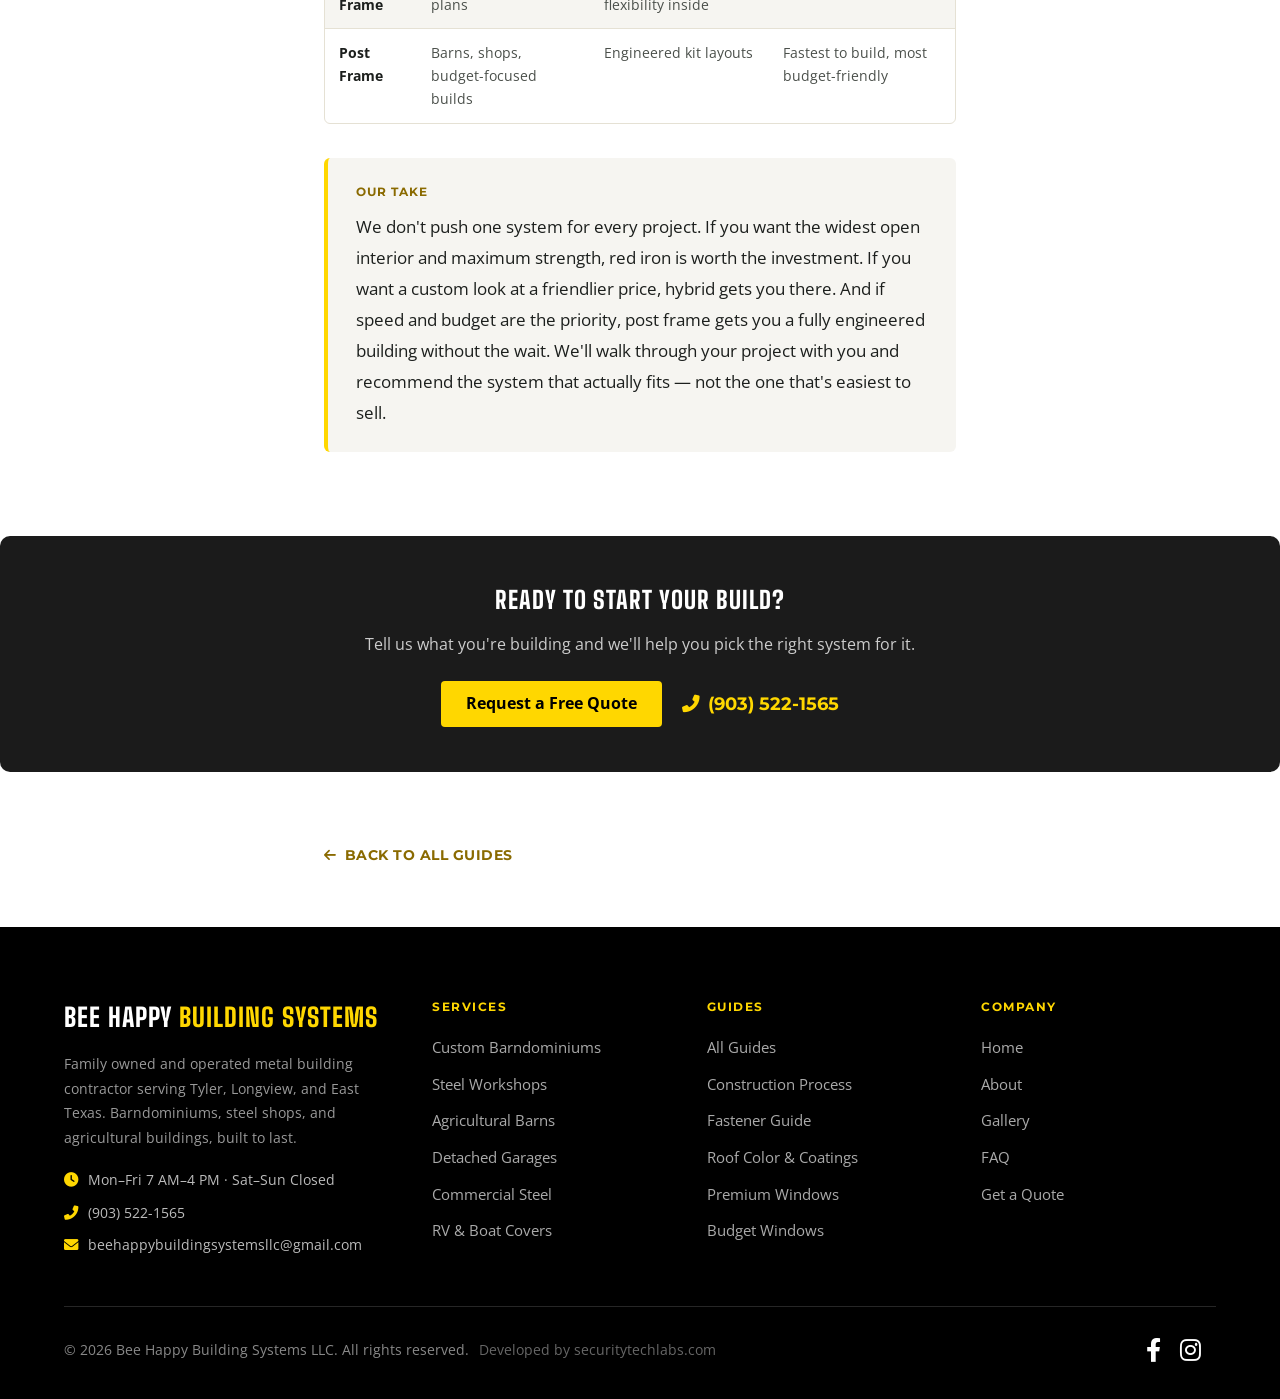
<file: blog/construction-process.html>
<!DOCTYPE html>
<html lang="en-US">
<head>
    <meta charset="UTF-8">
    <meta name="viewport" content="width=device-width, initial-scale=1.0">
    <meta http-equiv="X-UA-Compatible" content="IE=edge">

    <title>Red Iron, Hybrid Steel & Post Frame: Choosing Your Construction Process | Bee Happy Building Systems LLC</title>
    <meta name="title" content="Red Iron, Hybrid Steel & Post Frame: Choosing Your Construction Process">
    <meta name="description" content="A plain-English breakdown of the three construction systems Bee Happy Building Systems LLC builds on — red iron steel, hybrid steel frame, and post frame — and how to choose the right one for your project.">
    <meta name="author" content="Bee Happy Building Systems LLC">
    <meta name="robots" content="index, follow, max-snippet:-1, max-image-preview:large, max-video-preview:-1">
    <link rel="canonical" href="https://beehappybuildingsystemsllc.com/blog/construction-process">

    <meta name="theme-color" content="#FDB813">
    <link rel="icon" href="../assets/favicons/favicon.ico" sizes="any">
    <link rel="icon" type="image/png" sizes="32x32" href="../assets/favicons/favicon-32x32.png">
    <link rel="icon" type="image/png" sizes="16x16" href="../assets/favicons/favicon-16x16.png">
    <link rel="apple-touch-icon" sizes="180x180" href="../assets/favicons/apple-touch-icon.png">
    <link rel="manifest" href="../site.webmanifest">

    <meta property="og:type" content="article">
    <meta property="og:url" content="https://beehappybuildingsystemsllc.com/blog/construction-process">
    <meta property="og:site_name" content="Bee Happy Building Systems LLC">
    <meta property="og:title" content="Red Iron, Hybrid Steel & Post Frame: Choosing Your Construction Process">
    <meta property="og:description" content="A plain-English breakdown of the three construction systems Bee Happy Building Systems LLC builds on, and how to choose the right one for your project.">
    <meta property="og:image" content="https://beehappybuildingsystemsllc.com/assets/images/Bee%20Happy%20Building%20Systems%20Steel%20Building-10.jpg">
    <meta property="og:locale" content="en_US">

    <meta name="twitter:card" content="summary_large_image">
    <meta name="twitter:title" content="Red Iron, Hybrid Steel & Post Frame: Choosing Your Construction Process">
    <meta name="twitter:description" content="A plain-English breakdown of the three construction systems Bee Happy Building Systems LLC builds on, and how to choose the right one for your project.">
    <meta name="twitter:image" content="https://beehappybuildingsystemsllc.com/assets/images/Bee%20Happy%20Building%20Systems%20Steel%20Building-10.jpg">

    <script type="application/ld+json">
    {
      "@context": "https://schema.org",
      "@type": "BlogPosting",
      "headline": "Red Iron, Hybrid Steel & Post Frame: Choosing Your Construction Process",
      "description": "A plain-English breakdown of the three construction systems Bee Happy Building Systems LLC builds on, and how to choose the right one for your project.",
      "image": "https://beehappybuildingsystemsllc.com/assets/images/Bee%20Happy%20Building%20Systems%20Steel%20Building-10.jpg",
      "author": { "@type": "Organization", "name": "Bee Happy Building Systems LLC", "url": "https://beehappybuildingsystemsllc.com/" },
      "publisher": {
        "@type": "Organization",
        "name": "Bee Happy Building Systems LLC",
        "logo": { "@type": "ImageObject", "url": "https://beehappybuildingsystemsllc.com/assets/images/company-logo.png" }
      },
      "mainEntityOfPage": "https://beehappybuildingsystemsllc.com/blog/construction-process",
      "datePublished": "2026-08-24",
      "dateModified": "2026-08-24"
    }
    </script>
    <script type="application/ld+json">
    {
      "@context": "https://schema.org",
      "@type": "BreadcrumbList",
      "itemListElement": [
        { "@type": "ListItem", "position": 1, "name": "Home", "item": "https://beehappybuildingsystemsllc.com/" },
        { "@type": "ListItem", "position": 2, "name": "Blog", "item": "https://beehappybuildingsystemsllc.com/blog/" },
        { "@type": "ListItem", "position": 3, "name": "Construction Process", "item": "https://beehappybuildingsystemsllc.com/blog/construction-process" }
      ]
    }
    </script>

    <link rel="preconnect" href="https://fonts.googleapis.com">
    <link rel="preconnect" href="https://fonts.gstatic.com" crossorigin>
    <link href="https://fonts.googleapis.com/css2?family=Big+Shoulders:wght@800&family=Montserrat:wght@400;700;900&family=Open+Sans:wght@400;600&display=swap" rel="stylesheet">

    <link rel="stylesheet" href="https://cdnjs.cloudflare.com/ajax/libs/font-awesome/6.0.0/css/all.min.css">
    <link rel="stylesheet" href="../assets/css/styles/style.css">
    <link rel="stylesheet" href="../assets/css/styles/blog.css">
</head>
<body class="blog-page">

    <nav id="site-nav">
        <div class="logo">
            <a href="../#top">
                <img src="../assets/images/company-logo.png" alt="Bee Happy Building Systems LLC">
            </a>
        </div>
        <div class="hamburger" onclick="toggleMenu()">
            <i class="fas fa-bars"></i>
        </div>
        <ul class="nav-links">
            <li><a href="../#services">Services</a></li>
            <li><a href="../#about">About</a></li>
            <li><a href="../gallery/">Gallery</a></li>
            <li><a href="./">Blog</a></li>
            <li><a href="../#faq">FAQ</a></li>
            <li><a href="../#contact" class="cta-btn">Get a Quote</a></li>
        </ul>
    </nav>

    <main id="main">

    <nav class="breadcrumb" aria-label="Breadcrumb">
        <a href="../">Home</a> / <a href="./">Blog</a> / Construction Process
    </nav>

    <header class="post-hero">
        <div class="post-hero__wrap">
            <span class="post-hero__eyebrow">Construction Process</span>
            <h1>Red Iron, Hybrid Steel & <span>Post Frame</span></h1>
            <p class="deck">Not every building needs to be built the same way. Here's the plain-English difference between the three systems we build on, and how to know which one is right for your project.</p>
            <div class="post-hero__meta">
                <span><i class="fas fa-user"></i>Bee Happy Building Systems LLC</span>
                <span><i class="fas fa-calendar"></i>Updated August 2026</span>
            </div>
        </div>
    </header>

    <div class="post-featured-img">
        <img src="../assets/images/Middleton%20Zip%201.jpg" alt="Steel building under construction with structural sheathing installed over the frame, ready for exterior panels" loading="eager">
    </div>

    <article class="post-body">

        <p class="lede">Barndominium, shop, or commercial building — the frame underneath is what decides how it performs for the next 50 years. We build on three proven systems, and we spec the right one to your budget, timeline, and how you plan to use the space, rather than pushing one system for everything.</p>

        <h2>Red Iron Steel Frame: Strong. Custom. Built for the Long Haul.</h2>
        <p>If you want a building that's going to stand up to anything East Texas throws at it, this is it. Red iron steel frame construction is the gold standard for barndominiums, commercial buildings, and large shops. Every structure is designed to your specs and built with structural steel that doesn't warp, rot, or shrink over time.</p>
        <ul class="check-list">
            <li><i class="fas fa-check"></i><strong>Maximum strength and span</strong> — wide open interior spaces with no load-bearing walls in the way.</li>
            <li><i class="fas fa-check"></i>Built to handle high winds, heavy loads, and whatever life brings.</li>
            <li><i class="fas fa-check"></i>The premier choice for barndominiums, steel buildings, and shops.</li>
        </ul>

        <h2>Hybrid Steel Frame: The Best of Both Worlds</h2>
        <p>Not every project needs to be all steel or all wood, and that's exactly where hybrid steel frame construction shines. We combine the strength of a steel structure with the flexibility of traditional framing, giving you more design options without sacrificing durability. It's a smart, efficient solution for clients who want a custom look with a rock-solid skeleton.</p>
        <ul class="check-list">
            <li><i class="fas fa-check"></i>More design flexibility than a full red iron build.</li>
            <li><i class="fas fa-check"></i>Cost-effective without cutting corners on quality.</li>
            <li><i class="fas fa-check"></i>Perfect for custom metal homes and unique barndominium floor plans.</li>
            <li><i class="fas fa-check"></i>Easier to modify and finish on the interior.</li>
            <li><i class="fas fa-check"></i><strong>Superior energy efficiency</strong> — the combination of steel and traditional framing allows for better insulation performance, keeping your energy bills lower year-round.</li>
        </ul>

        <h2>Post Frame Construction: Fast. Affordable. Engineered.</h2>
        <p>Post frame construction is one of the most proven and cost-effective building methods available, and when it's done right, it's built to last. Our post frame buildings are fully engineered and come in kits, making the process straightforward, efficient, and budget-friendly without sacrificing quality. If you're looking to get the most building for your budget, this is your option.</p>
        <ul class="check-list">
            <li><i class="fas fa-check"></i>Fully engineered for structural integrity and peace of mind.</li>
            <li><i class="fas fa-check"></i>Customizable kits tailored to fit your specific needs.</li>
            <li><i class="fas fa-check"></i>Lower upfront cost without sacrificing quality.</li>
            <li><i class="fas fa-check"></i><strong>Fast build timeline</strong> — up and weather-tight quickly.</li>
        </ul>

        <h2>Which One Is Right for You?</h2>
        <p>All three systems are fully engineered and built to last — the right choice comes down to what you're building, how you'll use the interior, and your budget and timeline.</p>

        <div class="table-wrap">
            <table>
                <caption>Construction systems at a glance</caption>
                <thead>
                    <tr>
                        <th>System</th>
                        <th>Best For</th>
                        <th>Interior Layout</th>
                        <th>Timeline & Budget</th>
                    </tr>
                </thead>
                <tbody>
                    <tr>
                        <td><strong>Red Iron Steel</strong></td>
                        <td>Barndominiums, commercial buildings, large shops</td>
                        <td>Wide open spans, zero interior load-bearing walls</td>
                        <td>Full custom engineering — the premium tier</td>
                    </tr>
                    <tr>
                        <td><strong>Hybrid Steel Frame</strong></td>
                        <td>Custom metal homes, unique floor plans</td>
                        <td>Steel skeleton with wood-framing flexibility inside</td>
                        <td>Cost-effective middle ground</td>
                    </tr>
                    <tr>
                        <td><strong>Post Frame</strong></td>
                        <td>Barns, shops, budget-focused builds</td>
                        <td>Engineered kit layouts</td>
                        <td>Fastest to build, most budget-friendly</td>
                    </tr>
                </tbody>
            </table>
        </div>

        <div class="callout">
            <span class="callout__label">Our Take</span>
            <p>We don't push one system for every project. If you want the widest open interior and maximum strength, red iron is worth the investment. If you want a custom look at a friendlier price, hybrid gets you there. And if speed and budget are the priority, post frame gets you a fully engineered building without the wait. We'll walk through your project with you and recommend the system that actually fits — not the one that's easiest to sell.</p>
        </div>

    </article>

    <div class="post-cta">
        <h3>Ready to start your build?</h3>
        <p>Tell us what you're building and we'll help you pick the right system for it.</p>
        <div class="cta-row">
            <a href="../#contact" class="cta-btn">Request a Free Quote</a>
            <a href="tel:+19035221565" class="phone-link"><i class="fas fa-phone-alt"></i>(903) 522-1565</a>
        </div>
    </div>

    <nav class="post-nav">
        <a href="./"><i class="fas fa-arrow-left"></i>Back to All Guides</a>
    </nav>

    </main>

    <footer>
        <div class="footer-grid">
            <div class="footer-col footer-brand">
                <div class="footer-wordmark">Bee Happy <span>Building Systems</span></div>
                <p>Family owned and operated metal building contractor serving Tyler, Longview, and East Texas. Barndominiums, steel shops, and agricultural buildings, built to last.</p>
                <div class="footer-contact">
                    <p><i class="fas fa-clock"></i>Mon–Fri 7 AM–4 PM · Sat–Sun Closed</p>
                    <p><i class="fas fa-phone-alt"></i><a href="tel:+19035221565">(903) 522-1565</a></p>
                    <p><i class="fas fa-envelope"></i><a href="&#109;&#97;&#105;&#108;&#116;&#111;&#58;&#98;&#101;&#101;&#104;&#97;&#112;&#112;&#121;&#98;&#117;&#105;&#108;&#100;&#105;&#110;&#103;&#115;&#121;&#115;&#116;&#101;&#109;&#115;&#108;&#108;&#99;&#64;&#103;&#109;&#97;&#105;&#108;&#46;&#99;&#111;&#109;">&#98;&#101;&#101;&#104;&#97;&#112;&#112;&#121;&#98;&#117;&#105;&#108;&#100;&#105;&#110;&#103;&#115;&#121;&#115;&#116;&#101;&#109;&#115;&#108;&#108;&#99;&#64;&#103;&#109;&#97;&#105;&#108;&#46;&#99;&#111;&#109;</a></p>
                </div>
            </div>

            <div class="footer-col">
                <h4>Services</h4>
                <ul>
                    <li><a href="../#barndominiums">Custom Barndominiums</a></li>
                    <li><a href="../#steel-workshops">Steel Workshops</a></li>
                    <li><a href="../#agricultural-barns">Agricultural Barns</a></li>
                    <li><a href="../#detached-garages">Detached Garages</a></li>
                    <li><a href="../#commercial-steel">Commercial Steel</a></li>
                    <li><a href="../#rv-boat-covers">RV & Boat Covers</a></li>
                </ul>
            </div>

            <div class="footer-col">
                <h4>Guides</h4>
                <ul>
                    <li><a href="./">All Guides</a></li>
                    <li><a href="construction-process">Construction Process</a></li>
                    <li><a href="fastener-guide">Fastener Guide</a></li>
                    <li><a href="roof-color-coatings-guide">Roof Color & Coatings</a></li>
                    <li><a href="premium-windows-guide">Premium Windows</a></li>
                    <li><a href="budget-windows-guide">Budget Windows</a></li>
                </ul>
            </div>

            <div class="footer-col">
                <h4>Company</h4>
                <ul>
                    <li><a href="../#top">Home</a></li>
                    <li><a href="../#about">About</a></li>
                    <li><a href="../gallery/">Gallery</a></li>
                    <li><a href="../#faq">FAQ</a></li>
                    <li><a href="../#contact">Get a Quote</a></li>
                </ul>
            </div>
        </div>

        <div class="footer-bottom">
            <p>&copy; 2026 Bee Happy Building Systems LLC. All rights reserved. <a href="https://securitytechlabs.com" target="_blank" rel="noopener" class="footer-credit">Developed by securitytechlabs.com</a></p>
            <div class="social-links">
                <a href="https://www.facebook.com/beehappybuildingsystemsllc/" target="_blank" rel="noopener" aria-label="Bee Happy Building Systems LLC on Facebook"><i class="fab fa-facebook-f"></i></a>
                <a href="https://www.instagram.com/beehappybuildingsystemsllc/" target="_blank" rel="noopener" aria-label="Bee Happy Building Systems LLC on Instagram"><i class="fab fa-instagram"></i></a>
            </div>
        </div>
    </footer>

    <script>
        function toggleMenu() {
            document.querySelector('.nav-links').classList.toggle('active');
        }
        document.querySelectorAll('.nav-links a').forEach(link => {
            link.addEventListener('click', () => {
                document.querySelector('.nav-links').classList.remove('active');
            });
        });

        // Shrink the fixed nav slightly once the page has scrolled a bit
        (function () {
            const siteNav = document.getElementById('site-nav');
            if (!siteNav) return;
            let ticking = false;
            function updateNavState() {
                siteNav.classList.toggle('nav-scrolled', window.scrollY > 50);
                ticking = false;
            }
            window.addEventListener('scroll', () => {
                if (!ticking) {
                    window.requestAnimationFrame(updateNavState);
                    ticking = true;
                }
            }, { passive: true });
            updateNavState();
        })();
    </script>
</body>
</html>
</file>
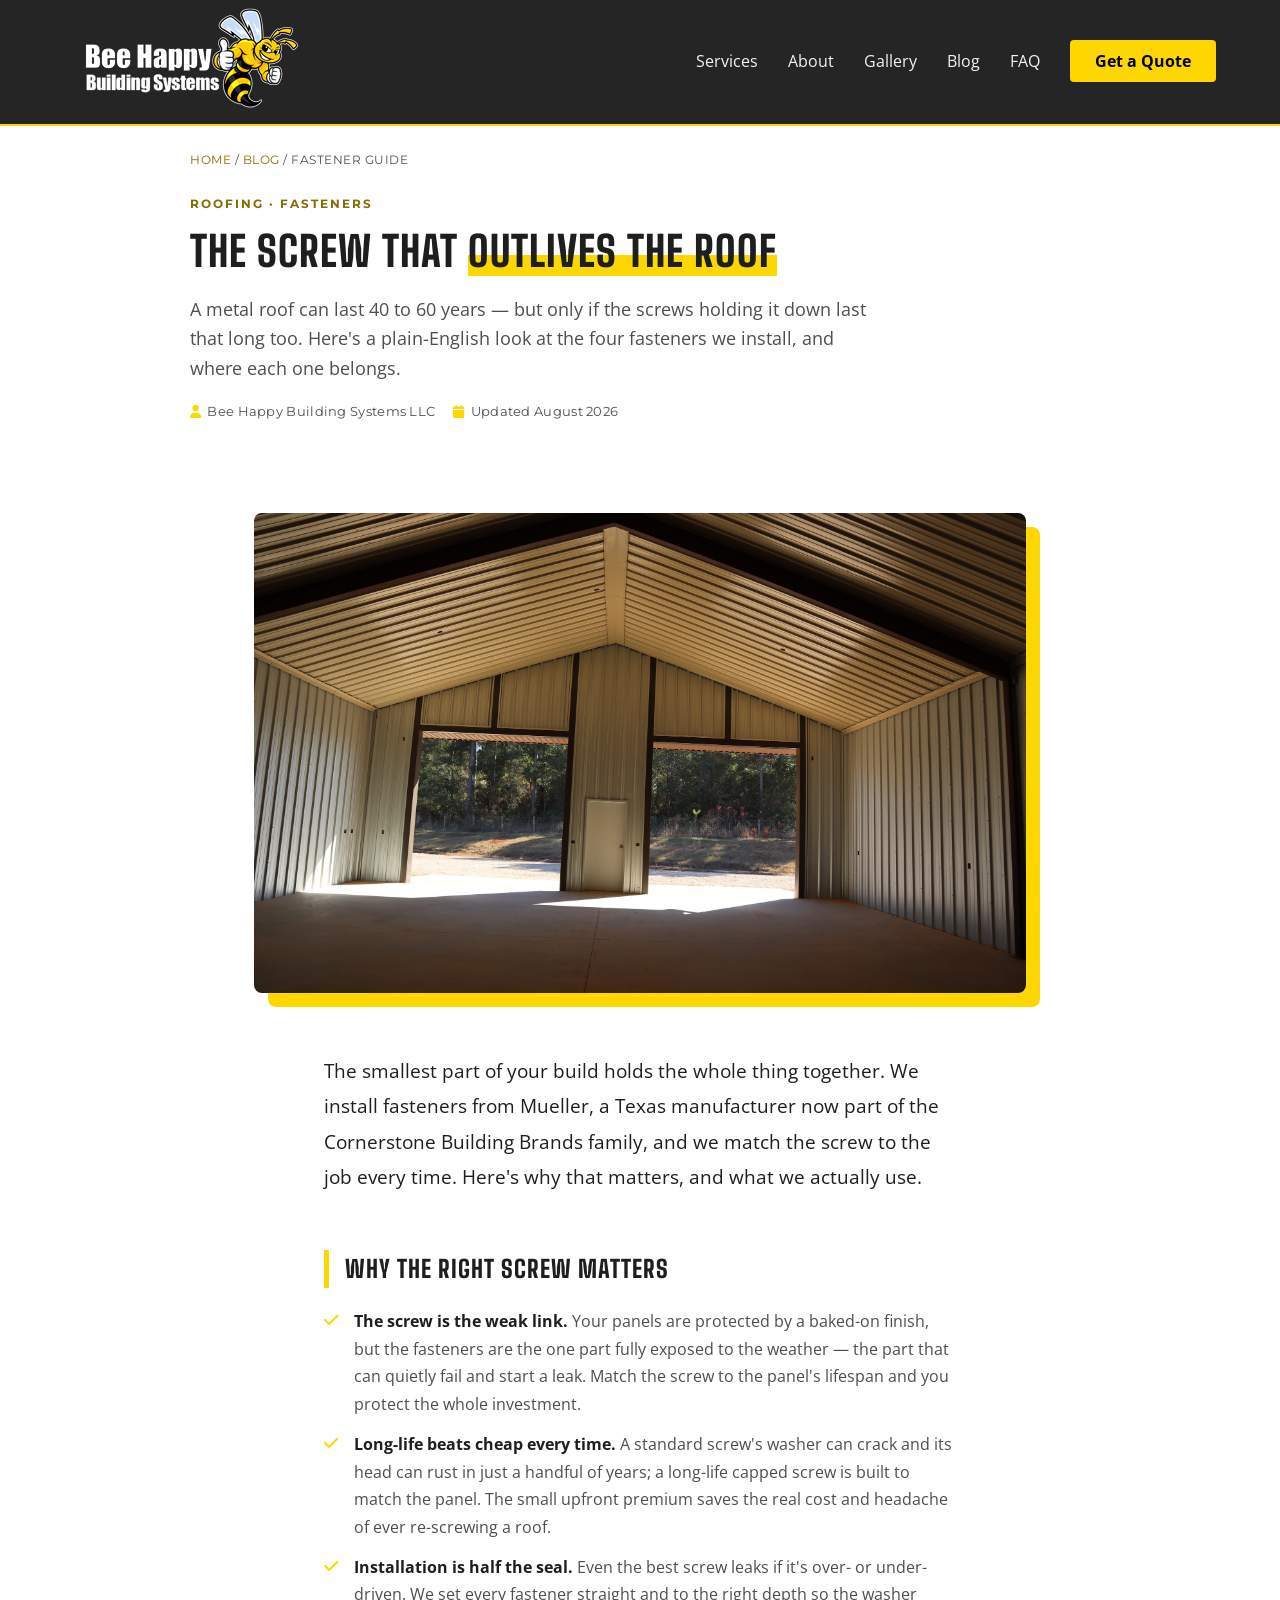
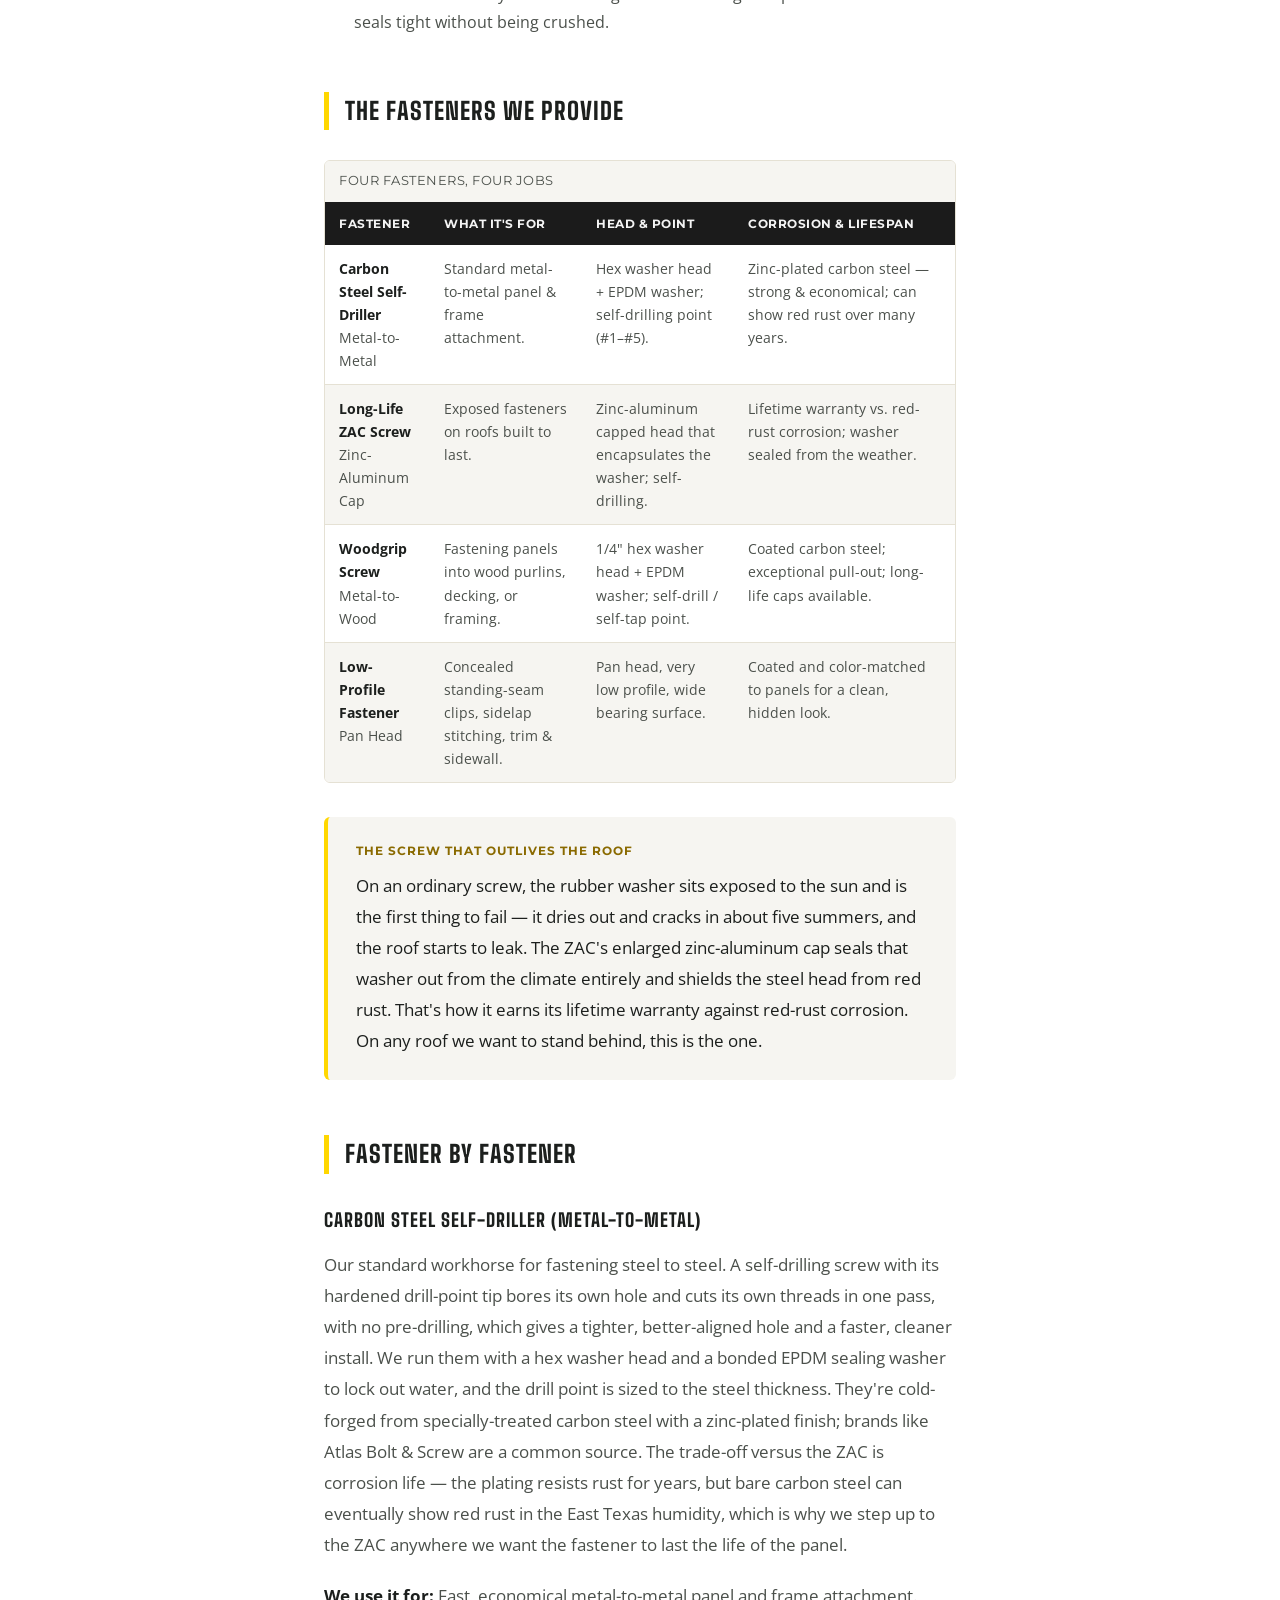
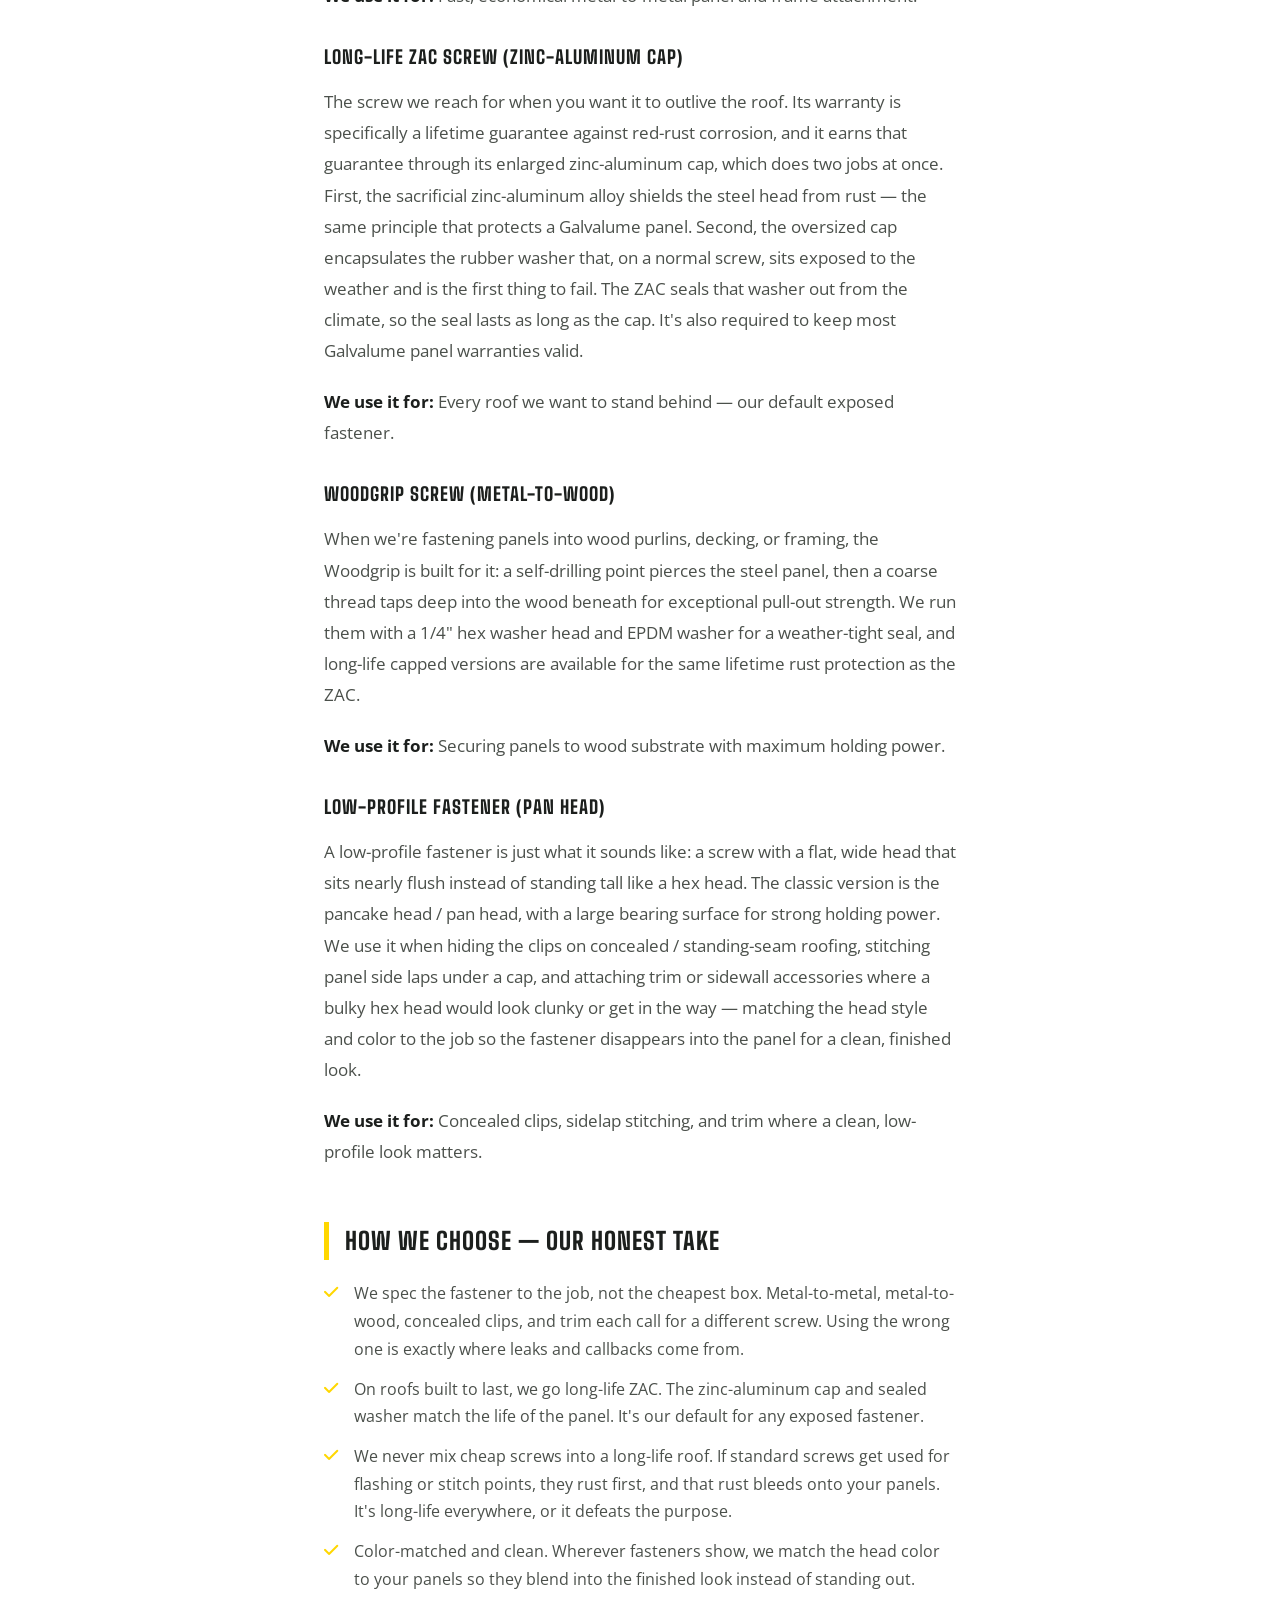
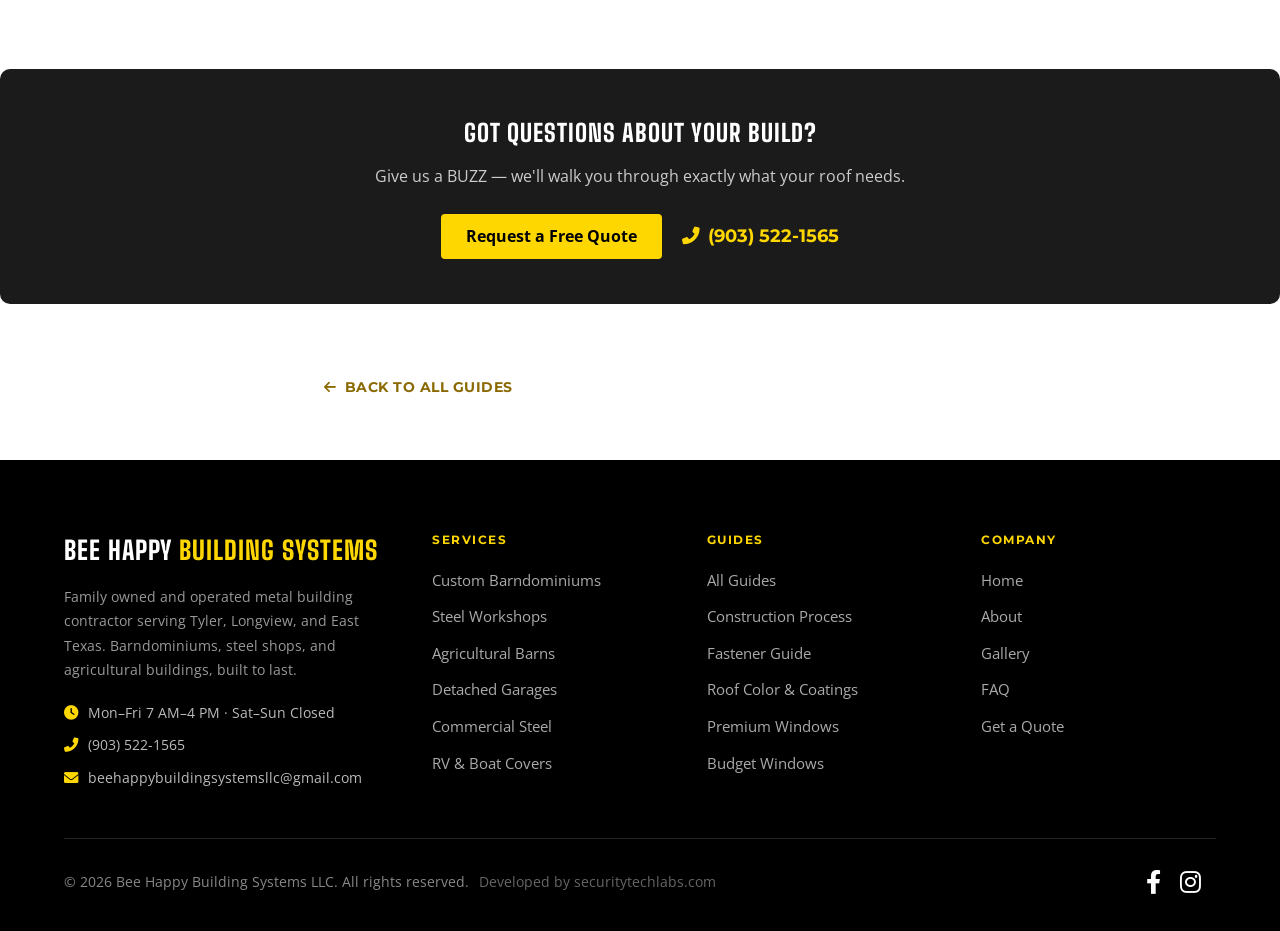
<file: blog/fastener-guide.html>
<!DOCTYPE html>
<html lang="en-US">
<head>
    <meta charset="UTF-8">
    <meta name="viewport" content="width=device-width, initial-scale=1.0">
    <meta http-equiv="X-UA-Compatible" content="IE=edge">

    <title>Metal Roof & Building Fasteners: A Straight-Talk Guide | Bee Happy Building Systems LLC</title>
    <meta name="title" content="Metal Roof & Building Fasteners: A Straight-Talk Guide">
    <meta name="description" content="Why the screw matters as much as the panel: a plain-English look at the four fasteners Bee Happy Building Systems LLC installs, and where each one belongs.">
    <meta name="author" content="Bee Happy Building Systems LLC">
    <meta name="robots" content="index, follow, max-snippet:-1, max-image-preview:large, max-video-preview:-1">
    <link rel="canonical" href="https://beehappybuildingsystemsllc.com/blog/fastener-guide">

    <meta name="theme-color" content="#FDB813">
    <link rel="icon" href="../assets/favicons/favicon.ico" sizes="any">
    <link rel="icon" type="image/png" sizes="32x32" href="../assets/favicons/favicon-32x32.png">
    <link rel="icon" type="image/png" sizes="16x16" href="../assets/favicons/favicon-16x16.png">
    <link rel="apple-touch-icon" sizes="180x180" href="../assets/favicons/apple-touch-icon.png">
    <link rel="manifest" href="../site.webmanifest">

    <meta property="og:type" content="article">
    <meta property="og:url" content="https://beehappybuildingsystemsllc.com/blog/fastener-guide">
    <meta property="og:site_name" content="Bee Happy Building Systems LLC">
    <meta property="og:title" content="Metal Roof & Building Fasteners: A Straight-Talk Guide">
    <meta property="og:description" content="Why the screw matters as much as the panel: a plain-English look at the four fasteners Bee Happy Building Systems LLC installs, and where each one belongs.">
    <meta property="og:image" content="https://beehappybuildingsystemsllc.com/assets/images/Bee%20Happy%20Building%20Systems%20Steel%20Building-24.jpg">
    <meta property="og:locale" content="en_US">

    <meta name="twitter:card" content="summary_large_image">
    <meta name="twitter:title" content="Metal Roof & Building Fasteners: A Straight-Talk Guide">
    <meta name="twitter:description" content="Why the screw matters as much as the panel: a plain-English look at the four fasteners Bee Happy Building Systems LLC installs.">
    <meta name="twitter:image" content="https://beehappybuildingsystemsllc.com/assets/images/Bee%20Happy%20Building%20Systems%20Steel%20Building-24.jpg">

    <script type="application/ld+json">
    {
      "@context": "https://schema.org",
      "@type": "BlogPosting",
      "headline": "Metal Roof & Building Fasteners: A Straight-Talk Guide",
      "description": "Why the screw matters as much as the panel: a plain-English look at the four fasteners Bee Happy Building Systems LLC installs, and where each one belongs.",
      "image": "https://beehappybuildingsystemsllc.com/assets/images/Bee%20Happy%20Building%20Systems%20Steel%20Building-24.jpg",
      "author": { "@type": "Organization", "name": "Bee Happy Building Systems LLC", "url": "https://beehappybuildingsystemsllc.com/" },
      "publisher": {
        "@type": "Organization",
        "name": "Bee Happy Building Systems LLC",
        "logo": { "@type": "ImageObject", "url": "https://beehappybuildingsystemsllc.com/assets/images/company-logo.png" }
      },
      "mainEntityOfPage": "https://beehappybuildingsystemsllc.com/blog/fastener-guide",
      "datePublished": "2026-08-24",
      "dateModified": "2026-08-24"
    }
    </script>
    <script type="application/ld+json">
    {
      "@context": "https://schema.org",
      "@type": "BreadcrumbList",
      "itemListElement": [
        { "@type": "ListItem", "position": 1, "name": "Home", "item": "https://beehappybuildingsystemsllc.com/" },
        { "@type": "ListItem", "position": 2, "name": "Blog", "item": "https://beehappybuildingsystemsllc.com/blog/" },
        { "@type": "ListItem", "position": 3, "name": "Fastener Guide", "item": "https://beehappybuildingsystemsllc.com/blog/fastener-guide" }
      ]
    }
    </script>

    <link rel="preconnect" href="https://fonts.googleapis.com">
    <link rel="preconnect" href="https://fonts.gstatic.com" crossorigin>
    <link href="https://fonts.googleapis.com/css2?family=Big+Shoulders:wght@800&family=Montserrat:wght@400;700;900&family=Open+Sans:wght@400;600&display=swap" rel="stylesheet">

    <link rel="stylesheet" href="https://cdnjs.cloudflare.com/ajax/libs/font-awesome/6.0.0/css/all.min.css">
    <link rel="stylesheet" href="../assets/css/styles/style.css">
    <link rel="stylesheet" href="../assets/css/styles/blog.css">
</head>
<body class="blog-page">

    <nav id="site-nav">
        <div class="logo">
            <a href="../#top">
                <img src="../assets/images/company-logo.png" alt="Bee Happy Building Systems LLC">
            </a>
        </div>
        <div class="hamburger" onclick="toggleMenu()">
            <i class="fas fa-bars"></i>
        </div>
        <ul class="nav-links">
            <li><a href="../#services">Services</a></li>
            <li><a href="../#about">About</a></li>
            <li><a href="../gallery/">Gallery</a></li>
            <li><a href="./">Blog</a></li>
            <li><a href="../#faq">FAQ</a></li>
            <li><a href="../#contact" class="cta-btn">Get a Quote</a></li>
        </ul>
    </nav>

    <main id="main">

    <nav class="breadcrumb" aria-label="Breadcrumb">
        <a href="../">Home</a> / <a href="./">Blog</a> / Fastener Guide
    </nav>

    <header class="post-hero">
        <div class="post-hero__wrap">
            <span class="post-hero__eyebrow">Roofing &middot; Fasteners</span>
            <h1>The Screw That <span>Outlives the Roof</span></h1>
            <p class="deck">A metal roof can last 40 to 60 years — but only if the screws holding it down last that long too. Here's a plain-English look at the four fasteners we install, and where each one belongs.</p>
            <div class="post-hero__meta">
                <span><i class="fas fa-user"></i>Bee Happy Building Systems LLC</span>
                <span><i class="fas fa-calendar"></i>Updated August 2026</span>
            </div>
        </div>
    </header>

    <div class="post-featured-img">
        <img src="../assets/images/40x80x24%20Stanley%20Glaze%20Samples%20Project%203.jpg" alt="Interior view of a steel building roof showing panel seams and trim along the purlins" loading="eager">
    </div>

    <article class="post-body">

        <p class="lede">The smallest part of your build holds the whole thing together. We install fasteners from Mueller, a Texas manufacturer now part of the Cornerstone Building Brands family, and we match the screw to the job every time. Here's why that matters, and what we actually use.</p>

        <h2>Why the Right Screw Matters</h2>
        <ul class="check-list">
            <li><i class="fas fa-check"></i><strong>The screw is the weak link.</strong> Your panels are protected by a baked-on finish, but the fasteners are the one part fully exposed to the weather — the part that can quietly fail and start a leak. Match the screw to the panel's lifespan and you protect the whole investment.</li>
            <li><i class="fas fa-check"></i><strong>Long-life beats cheap every time.</strong> A standard screw's washer can crack and its head can rust in just a handful of years; a long-life capped screw is built to match the panel. The small upfront premium saves the real cost and headache of ever re-screwing a roof.</li>
            <li><i class="fas fa-check"></i><strong>Installation is half the seal.</strong> Even the best screw leaks if it's over- or under-driven. We set every fastener straight and to the right depth so the washer seals tight without being crushed.</li>
        </ul>

        <h2>The Fasteners We Provide</h2>
        <div class="table-wrap">
            <table>
                <caption>Four fasteners, four jobs</caption>
                <thead>
                    <tr>
                        <th>Fastener</th>
                        <th>What It's For</th>
                        <th>Head & Point</th>
                        <th>Corrosion & Lifespan</th>
                    </tr>
                </thead>
                <tbody>
                    <tr>
                        <td><strong>Carbon Steel Self-Driller</strong><br>Metal-to-Metal</td>
                        <td>Standard metal-to-metal panel & frame attachment.</td>
                        <td>Hex washer head + EPDM washer; self-drilling point (#1&ndash;#5).</td>
                        <td>Zinc-plated carbon steel — strong & economical; can show red rust over many years.</td>
                    </tr>
                    <tr>
                        <td><strong>Long-Life ZAC Screw</strong><br>Zinc-Aluminum Cap</td>
                        <td>Exposed fasteners on roofs built to last.</td>
                        <td>Zinc-aluminum capped head that encapsulates the washer; self-drilling.</td>
                        <td>Lifetime warranty vs. red-rust corrosion; washer sealed from the weather.</td>
                    </tr>
                    <tr>
                        <td><strong>Woodgrip Screw</strong><br>Metal-to-Wood</td>
                        <td>Fastening panels into wood purlins, decking, or framing.</td>
                        <td>1/4&quot; hex washer head + EPDM washer; self-drill / self-tap point.</td>
                        <td>Coated carbon steel; exceptional pull-out; long-life caps available.</td>
                    </tr>
                    <tr>
                        <td><strong>Low-Profile Fastener</strong><br>Pan Head</td>
                        <td>Concealed standing-seam clips, sidelap stitching, trim & sidewall.</td>
                        <td>Pan head, very low profile, wide bearing surface.</td>
                        <td>Coated and color-matched to panels for a clean, hidden look.</td>
                    </tr>
                </tbody>
            </table>
        </div>

        <div class="callout">
            <span class="callout__label">The Screw That Outlives the Roof</span>
            <p>On an ordinary screw, the rubber washer sits exposed to the sun and is the first thing to fail — it dries out and cracks in about five summers, and the roof starts to leak. The ZAC's enlarged zinc-aluminum cap seals that washer out from the climate entirely and shields the steel head from red rust. That's how it earns its lifetime warranty against red-rust corrosion. On any roof we want to stand behind, this is the one.</p>
        </div>

        <h2>Fastener by Fastener</h2>

        <h3>Carbon Steel Self-Driller (Metal-to-Metal)</h3>
        <p>Our standard workhorse for fastening steel to steel. A self-drilling screw with its hardened drill-point tip bores its own hole and cuts its own threads in one pass, with no pre-drilling, which gives a tighter, better-aligned hole and a faster, cleaner install. We run them with a hex washer head and a bonded EPDM sealing washer to lock out water, and the drill point is sized to the steel thickness. They're cold-forged from specially-treated carbon steel with a zinc-plated finish; brands like Atlas Bolt & Screw are a common source. The trade-off versus the ZAC is corrosion life — the plating resists rust for years, but bare carbon steel can eventually show red rust in the East Texas humidity, which is why we step up to the ZAC anywhere we want the fastener to last the life of the panel.</p>
        <p><strong>We use it for:</strong> Fast, economical metal-to-metal panel and frame attachment.</p>

        <h3>Long-Life ZAC Screw (Zinc-Aluminum Cap)</h3>
        <p>The screw we reach for when you want it to outlive the roof. Its warranty is specifically a lifetime guarantee against red-rust corrosion, and it earns that guarantee through its enlarged zinc-aluminum cap, which does two jobs at once. First, the sacrificial zinc-aluminum alloy shields the steel head from rust — the same principle that protects a Galvalume panel. Second, the oversized cap encapsulates the rubber washer that, on a normal screw, sits exposed to the weather and is the first thing to fail. The ZAC seals that washer out from the climate, so the seal lasts as long as the cap. It's also required to keep most Galvalume panel warranties valid.</p>
        <p><strong>We use it for:</strong> Every roof we want to stand behind — our default exposed fastener.</p>

        <h3>Woodgrip Screw (Metal-to-Wood)</h3>
        <p>When we're fastening panels into wood purlins, decking, or framing, the Woodgrip is built for it: a self-drilling point pierces the steel panel, then a coarse thread taps deep into the wood beneath for exceptional pull-out strength. We run them with a 1/4&quot; hex washer head and EPDM washer for a weather-tight seal, and long-life capped versions are available for the same lifetime rust protection as the ZAC.</p>
        <p><strong>We use it for:</strong> Securing panels to wood substrate with maximum holding power.</p>

        <h3>Low-Profile Fastener (Pan Head)</h3>
        <p>A low-profile fastener is just what it sounds like: a screw with a flat, wide head that sits nearly flush instead of standing tall like a hex head. The classic version is the pancake head / pan head, with a large bearing surface for strong holding power. We use it when hiding the clips on concealed / standing-seam roofing, stitching panel side laps under a cap, and attaching trim or sidewall accessories where a bulky hex head would look clunky or get in the way — matching the head style and color to the job so the fastener disappears into the panel for a clean, finished look.</p>
        <p><strong>We use it for:</strong> Concealed clips, sidelap stitching, and trim where a clean, low-profile look matters.</p>

        <h2>How We Choose — Our Honest Take</h2>
        <ul class="check-list">
            <li><i class="fas fa-check"></i>We spec the fastener to the job, not the cheapest box. Metal-to-metal, metal-to-wood, concealed clips, and trim each call for a different screw. Using the wrong one is exactly where leaks and callbacks come from.</li>
            <li><i class="fas fa-check"></i>On roofs built to last, we go long-life ZAC. The zinc-aluminum cap and sealed washer match the life of the panel. It's our default for any exposed fastener.</li>
            <li><i class="fas fa-check"></i>We never mix cheap screws into a long-life roof. If standard screws get used for flashing or stitch points, they rust first, and that rust bleeds onto your panels. It's long-life everywhere, or it defeats the purpose.</li>
            <li><i class="fas fa-check"></i>Color-matched and clean. Wherever fasteners show, we match the head color to your panels so they blend into the finished look instead of standing out.</li>
        </ul>

    </article>

    <div class="post-cta">
        <h3>Got questions about your build?</h3>
        <p>Give us a BUZZ — we'll walk you through exactly what your roof needs.</p>
        <div class="cta-row">
            <a href="../#contact" class="cta-btn">Request a Free Quote</a>
            <a href="tel:+19035221565" class="phone-link"><i class="fas fa-phone-alt"></i>(903) 522-1565</a>
        </div>
    </div>

    <nav class="post-nav">
        <a href="./"><i class="fas fa-arrow-left"></i>Back to All Guides</a>
    </nav>

    </main>

    <footer>
        <div class="footer-grid">
            <div class="footer-col footer-brand">
                <div class="footer-wordmark">Bee Happy <span>Building Systems</span></div>
                <p>Family owned and operated metal building contractor serving Tyler, Longview, and East Texas. Barndominiums, steel shops, and agricultural buildings, built to last.</p>
                <div class="footer-contact">
                    <p><i class="fas fa-clock"></i>Mon–Fri 7 AM–4 PM · Sat–Sun Closed</p>
                    <p><i class="fas fa-phone-alt"></i><a href="tel:+19035221565">(903) 522-1565</a></p>
                    <p><i class="fas fa-envelope"></i><a href="&#109;&#97;&#105;&#108;&#116;&#111;&#58;&#98;&#101;&#101;&#104;&#97;&#112;&#112;&#121;&#98;&#117;&#105;&#108;&#100;&#105;&#110;&#103;&#115;&#121;&#115;&#116;&#101;&#109;&#115;&#108;&#108;&#99;&#64;&#103;&#109;&#97;&#105;&#108;&#46;&#99;&#111;&#109;">&#98;&#101;&#101;&#104;&#97;&#112;&#112;&#121;&#98;&#117;&#105;&#108;&#100;&#105;&#110;&#103;&#115;&#121;&#115;&#116;&#101;&#109;&#115;&#108;&#108;&#99;&#64;&#103;&#109;&#97;&#105;&#108;&#46;&#99;&#111;&#109;</a></p>
                </div>
            </div>

            <div class="footer-col">
                <h4>Services</h4>
                <ul>
                    <li><a href="../#barndominiums">Custom Barndominiums</a></li>
                    <li><a href="../#steel-workshops">Steel Workshops</a></li>
                    <li><a href="../#agricultural-barns">Agricultural Barns</a></li>
                    <li><a href="../#detached-garages">Detached Garages</a></li>
                    <li><a href="../#commercial-steel">Commercial Steel</a></li>
                    <li><a href="../#rv-boat-covers">RV & Boat Covers</a></li>
                </ul>
            </div>

            <div class="footer-col">
                <h4>Guides</h4>
                <ul>
                    <li><a href="./">All Guides</a></li>
                    <li><a href="construction-process">Construction Process</a></li>
                    <li><a href="fastener-guide">Fastener Guide</a></li>
                    <li><a href="roof-color-coatings-guide">Roof Color & Coatings</a></li>
                    <li><a href="premium-windows-guide">Premium Windows</a></li>
                    <li><a href="budget-windows-guide">Budget Windows</a></li>
                </ul>
            </div>

            <div class="footer-col">
                <h4>Company</h4>
                <ul>
                    <li><a href="../#top">Home</a></li>
                    <li><a href="../#about">About</a></li>
                    <li><a href="../gallery/">Gallery</a></li>
                    <li><a href="../#faq">FAQ</a></li>
                    <li><a href="../#contact">Get a Quote</a></li>
                </ul>
            </div>
        </div>

        <div class="footer-bottom">
            <p>&copy; 2026 Bee Happy Building Systems LLC. All rights reserved. <a href="https://securitytechlabs.com" target="_blank" rel="noopener" class="footer-credit">Developed by securitytechlabs.com</a></p>
            <div class="social-links">
                <a href="https://www.facebook.com/beehappybuildingsystemsllc/" target="_blank" rel="noopener" aria-label="Bee Happy Building Systems LLC on Facebook"><i class="fab fa-facebook-f"></i></a>
                <a href="https://www.instagram.com/beehappybuildingsystemsllc/" target="_blank" rel="noopener" aria-label="Bee Happy Building Systems LLC on Instagram"><i class="fab fa-instagram"></i></a>
            </div>
        </div>
    </footer>

    <script>
        function toggleMenu() {
            document.querySelector('.nav-links').classList.toggle('active');
        }
        document.querySelectorAll('.nav-links a').forEach(link => {
            link.addEventListener('click', () => {
                document.querySelector('.nav-links').classList.remove('active');
            });
        });

        // Shrink the fixed nav slightly once the page has scrolled a bit
        (function () {
            const siteNav = document.getElementById('site-nav');
            if (!siteNav) return;
            let ticking = false;
            function updateNavState() {
                siteNav.classList.toggle('nav-scrolled', window.scrollY > 50);
                ticking = false;
            }
            window.addEventListener('scroll', () => {
                if (!ticking) {
                    window.requestAnimationFrame(updateNavState);
                    ticking = true;
                }
            }, { passive: true });
            updateNavState();
        })();
    </script>
</body>
</html>
</file>
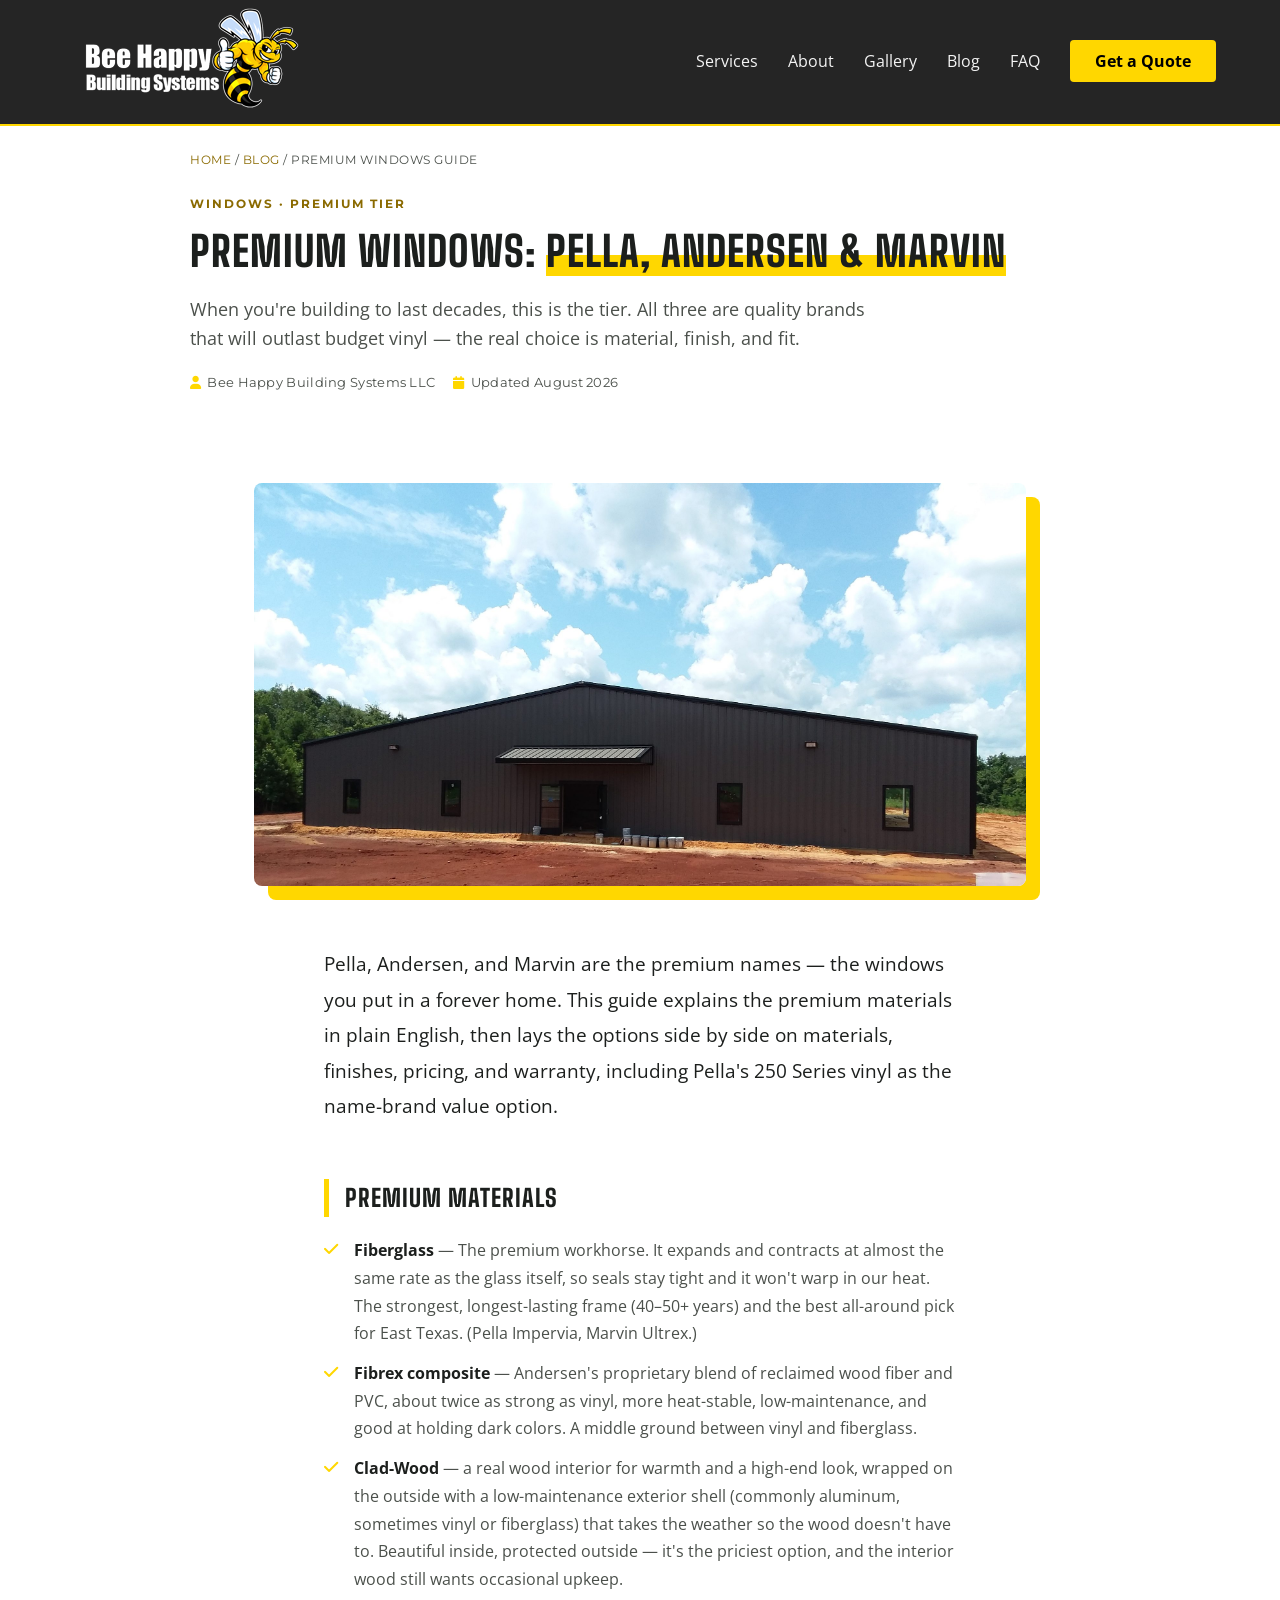
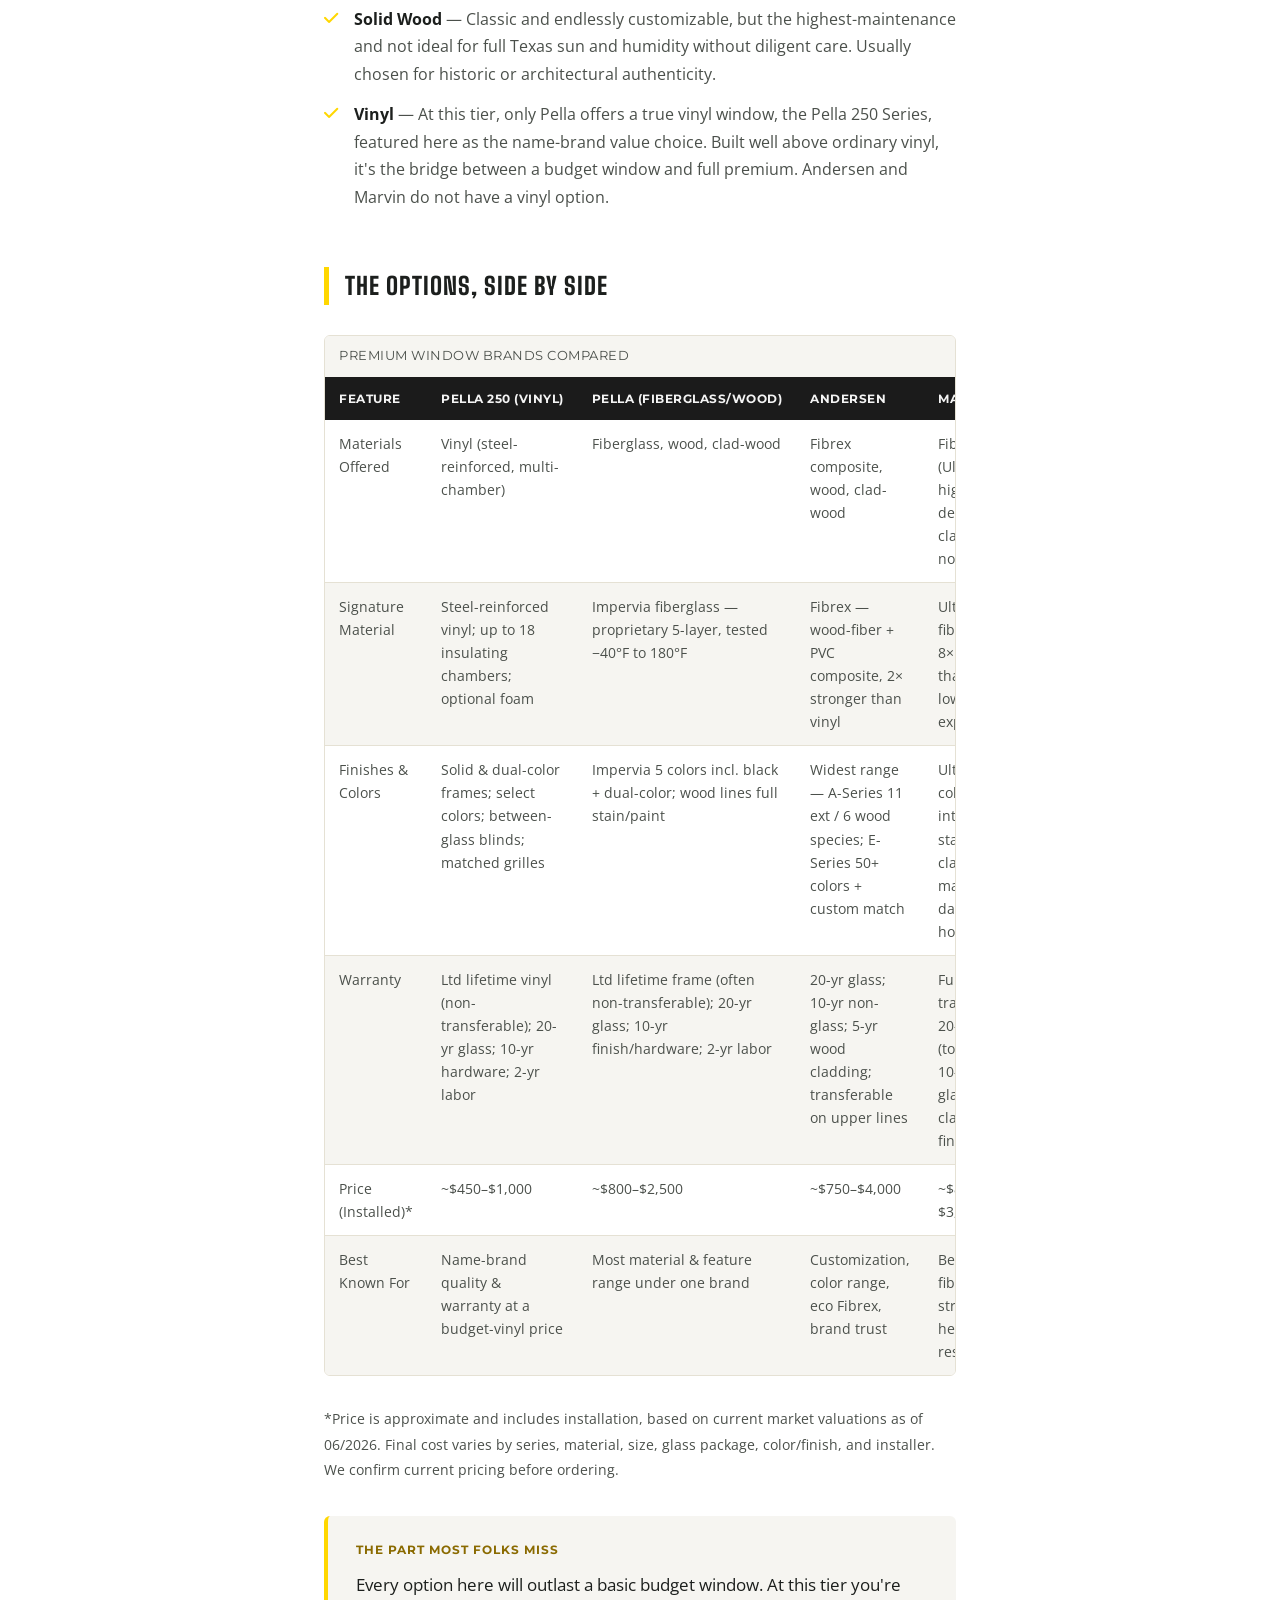
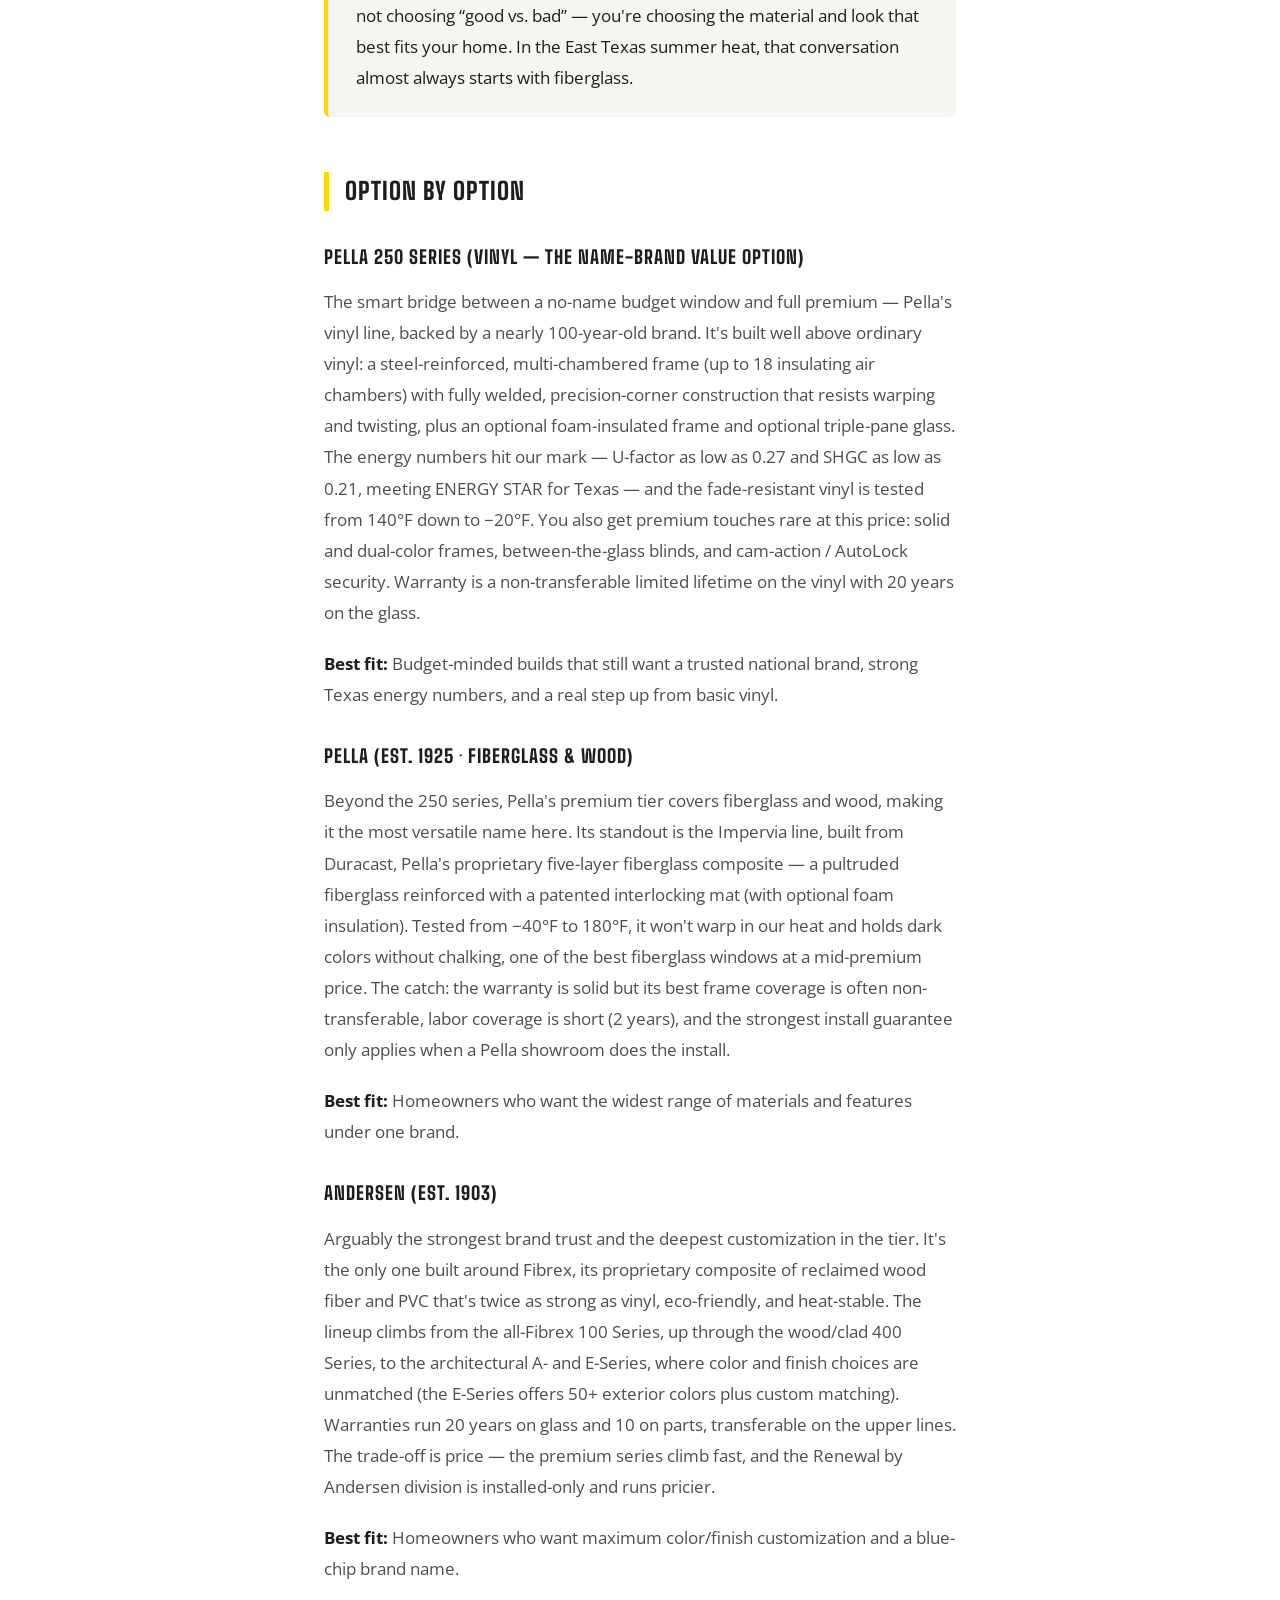
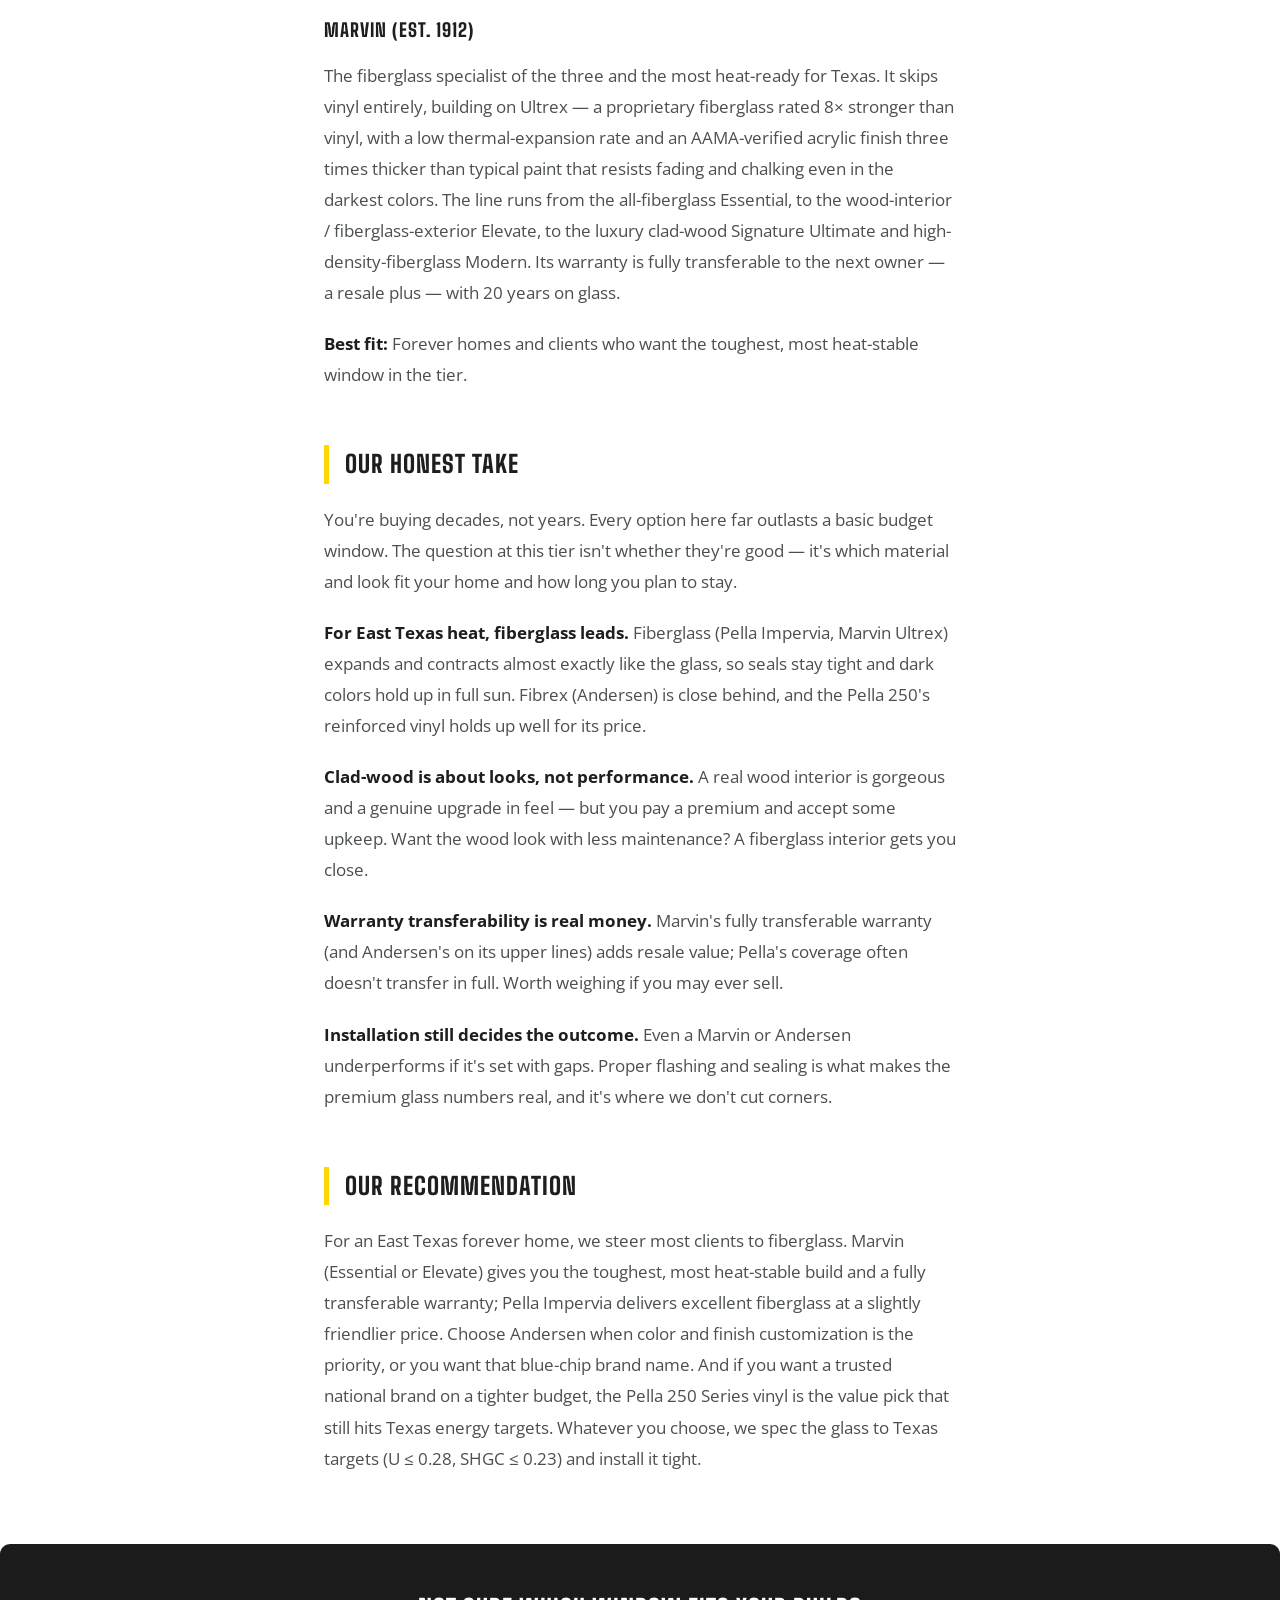
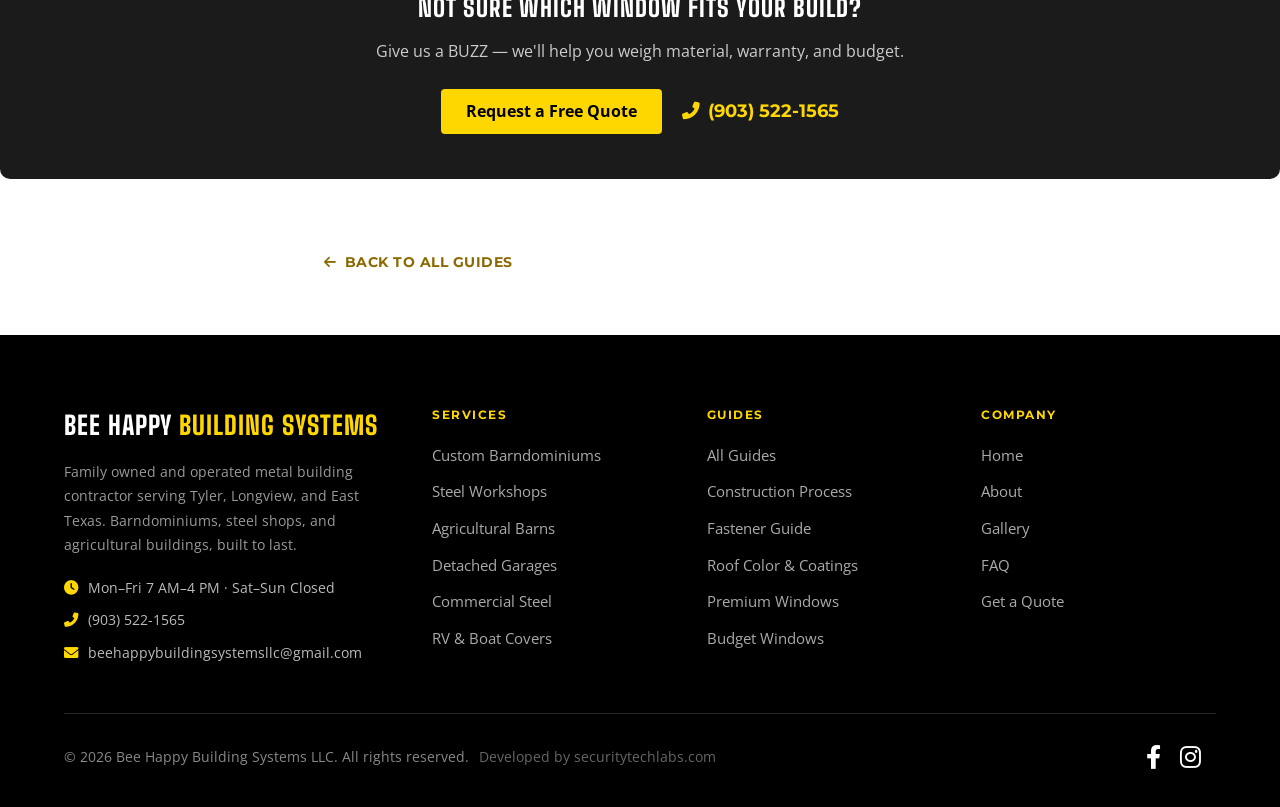
<file: blog/premium-windows-guide.html>
<!DOCTYPE html>
<html lang="en-US">
<head>
    <meta charset="UTF-8">
    <meta name="viewport" content="width=device-width, initial-scale=1.0">
    <meta http-equiv="X-UA-Compatible" content="IE=edge">

    <title>Premium Windows Compared: Pella vs. Andersen vs. Marvin | Bee Happy Building Systems LLC</title>
    <meta name="title" content="Premium Windows Compared: Pella vs. Andersen vs. Marvin">
    <meta name="description" content="Building to last decades? A straight-talk comparison of premium window brands Pella, Andersen, and Marvin — materials, finishes, pricing, and warranty for East Texas heat.">
    <meta name="author" content="Bee Happy Building Systems LLC">
    <meta name="robots" content="index, follow, max-snippet:-1, max-image-preview:large, max-video-preview:-1">
    <link rel="canonical" href="https://beehappybuildingsystemsllc.com/blog/premium-windows-guide">

    <meta name="theme-color" content="#FDB813">
    <link rel="icon" href="../assets/favicons/favicon.ico" sizes="any">
    <link rel="icon" type="image/png" sizes="32x32" href="../assets/favicons/favicon-32x32.png">
    <link rel="icon" type="image/png" sizes="16x16" href="../assets/favicons/favicon-16x16.png">
    <link rel="apple-touch-icon" sizes="180x180" href="../assets/favicons/apple-touch-icon.png">
    <link rel="manifest" href="../site.webmanifest">

    <meta property="og:type" content="article">
    <meta property="og:url" content="https://beehappybuildingsystemsllc.com/blog/premium-windows-guide">
    <meta property="og:site_name" content="Bee Happy Building Systems LLC">
    <meta property="og:title" content="Premium Windows Compared: Pella vs. Andersen vs. Marvin">
    <meta property="og:description" content="A straight-talk comparison of premium window brands Pella, Andersen, and Marvin — materials, finishes, pricing, and warranty for East Texas heat.">
    <meta property="og:image" content="https://beehappybuildingsystemsllc.com/assets/images/Bee%20Happy%20Building%20Systems%20Steel%20Building-28.jpg">
    <meta property="og:locale" content="en_US">

    <meta name="twitter:card" content="summary_large_image">
    <meta name="twitter:title" content="Premium Windows Compared: Pella vs. Andersen vs. Marvin">
    <meta name="twitter:description" content="A straight-talk comparison of premium window brands Pella, Andersen, and Marvin for East Texas heat.">
    <meta name="twitter:image" content="https://beehappybuildingsystemsllc.com/assets/images/Bee%20Happy%20Building%20Systems%20Steel%20Building-28.jpg">

    <script type="application/ld+json">
    {
      "@context": "https://schema.org",
      "@type": "BlogPosting",
      "headline": "Premium Windows Compared: Pella vs. Andersen vs. Marvin",
      "description": "A straight-talk comparison of premium window brands Pella, Andersen, and Marvin — materials, finishes, pricing, and warranty for East Texas heat.",
      "image": "https://beehappybuildingsystemsllc.com/assets/images/Bee%20Happy%20Building%20Systems%20Steel%20Building-28.jpg",
      "author": { "@type": "Organization", "name": "Bee Happy Building Systems LLC", "url": "https://beehappybuildingsystemsllc.com/" },
      "publisher": {
        "@type": "Organization",
        "name": "Bee Happy Building Systems LLC",
        "logo": { "@type": "ImageObject", "url": "https://beehappybuildingsystemsllc.com/assets/images/company-logo.png" }
      },
      "mainEntityOfPage": "https://beehappybuildingsystemsllc.com/blog/premium-windows-guide",
      "datePublished": "2026-08-24",
      "dateModified": "2026-08-24"
    }
    </script>
    <script type="application/ld+json">
    {
      "@context": "https://schema.org",
      "@type": "BreadcrumbList",
      "itemListElement": [
        { "@type": "ListItem", "position": 1, "name": "Home", "item": "https://beehappybuildingsystemsllc.com/" },
        { "@type": "ListItem", "position": 2, "name": "Blog", "item": "https://beehappybuildingsystemsllc.com/blog/" },
        { "@type": "ListItem", "position": 3, "name": "Premium Windows Guide", "item": "https://beehappybuildingsystemsllc.com/blog/premium-windows-guide" }
      ]
    }
    </script>

    <link rel="preconnect" href="https://fonts.googleapis.com">
    <link rel="preconnect" href="https://fonts.gstatic.com" crossorigin>
    <link href="https://fonts.googleapis.com/css2?family=Big+Shoulders:wght@800&family=Montserrat:wght@400;700;900&family=Open+Sans:wght@400;600&display=swap" rel="stylesheet">

    <link rel="stylesheet" href="https://cdnjs.cloudflare.com/ajax/libs/font-awesome/6.0.0/css/all.min.css">
    <link rel="stylesheet" href="../assets/css/styles/style.css">
    <link rel="stylesheet" href="../assets/css/styles/blog.css">
</head>
<body class="blog-page">

    <nav id="site-nav">
        <div class="logo">
            <a href="../#top">
                <img src="../assets/images/company-logo.png" alt="Bee Happy Building Systems LLC">
            </a>
        </div>
        <div class="hamburger" onclick="toggleMenu()">
            <i class="fas fa-bars"></i>
        </div>
        <ul class="nav-links">
            <li><a href="../#services">Services</a></li>
            <li><a href="../#about">About</a></li>
            <li><a href="../gallery/">Gallery</a></li>
            <li><a href="./">Blog</a></li>
            <li><a href="../#faq">FAQ</a></li>
            <li><a href="../#contact" class="cta-btn">Get a Quote</a></li>
        </ul>
    </nav>

    <main id="main">

    <nav class="breadcrumb" aria-label="Breadcrumb">
        <a href="../">Home</a> / <a href="./">Blog</a> / Premium Windows Guide
    </nav>

    <header class="post-hero">
        <div class="post-hero__wrap">
            <span class="post-hero__eyebrow">Windows &middot; Premium Tier</span>
            <h1>Premium Windows: <span>Pella, Andersen & Marvin</span></h1>
            <p class="deck">When you're building to last decades, this is the tier. All three are quality brands that will outlast budget vinyl — the real choice is material, finish, and fit.</p>
            <div class="post-hero__meta">
                <span><i class="fas fa-user"></i>Bee Happy Building Systems LLC</span>
                <span><i class="fas fa-calendar"></i>Updated August 2026</span>
            </div>
        </div>
    </header>

    <div class="post-featured-img">
        <img src="../assets/images/Dynamic%20Diesel%201.jpg" alt="Commercial metal building with matching dark-trimmed windows and an awning entrance" loading="eager">
    </div>

    <article class="post-body">

        <p class="lede">Pella, Andersen, and Marvin are the premium names — the windows you put in a forever home. This guide explains the premium materials in plain English, then lays the options side by side on materials, finishes, pricing, and warranty, including Pella's 250 Series vinyl as the name-brand value option.</p>

        <h2>Premium Materials</h2>
        <ul class="check-list">
            <li><i class="fas fa-check"></i><strong>Fiberglass</strong> — The premium workhorse. It expands and contracts at almost the same rate as the glass itself, so seals stay tight and it won't warp in our heat. The strongest, longest-lasting frame (40&ndash;50+ years) and the best all-around pick for East Texas. (Pella Impervia, Marvin Ultrex.)</li>
            <li><i class="fas fa-check"></i><strong>Fibrex composite</strong> — Andersen's proprietary blend of reclaimed wood fiber and PVC, about twice as strong as vinyl, more heat-stable, low-maintenance, and good at holding dark colors. A middle ground between vinyl and fiberglass.</li>
            <li><i class="fas fa-check"></i><strong>Clad-Wood</strong> — a real wood interior for warmth and a high-end look, wrapped on the outside with a low-maintenance exterior shell (commonly aluminum, sometimes vinyl or fiberglass) that takes the weather so the wood doesn't have to. Beautiful inside, protected outside — it's the priciest option, and the interior wood still wants occasional upkeep.</li>
            <li><i class="fas fa-check"></i><strong>Solid Wood</strong> — Classic and endlessly customizable, but the highest-maintenance and not ideal for full Texas sun and humidity without diligent care. Usually chosen for historic or architectural authenticity.</li>
            <li><i class="fas fa-check"></i><strong>Vinyl</strong> — At this tier, only Pella offers a true vinyl window, the Pella 250 Series, featured here as the name-brand value choice. Built well above ordinary vinyl, it's the bridge between a budget window and full premium. Andersen and Marvin do not have a vinyl option.</li>
        </ul>

        <h2>The Options, Side by Side</h2>
        <div class="table-wrap">
            <table>
                <caption>Premium window brands compared</caption>
                <thead>
                    <tr><th>Feature</th><th>Pella 250 (Vinyl)</th><th>Pella (Fiberglass/Wood)</th><th>Andersen</th><th>Marvin</th></tr>
                </thead>
                <tbody>
                    <tr>
                        <td>Materials Offered</td>
                        <td>Vinyl (steel-reinforced, multi-chamber)</td>
                        <td>Fiberglass, wood, clad-wood</td>
                        <td>Fibrex composite, wood, clad-wood</td>
                        <td>Fiberglass (Ultrex + high-density), clad-wood — no vinyl</td>
                    </tr>
                    <tr>
                        <td>Signature Material</td>
                        <td>Steel-reinforced vinyl; up to 18 insulating chambers; optional foam</td>
                        <td>Impervia fiberglass — proprietary 5-layer, tested &minus;40&deg;F to 180&deg;F</td>
                        <td>Fibrex — wood-fiber + PVC composite, 2&times; stronger than vinyl</td>
                        <td>Ultrex fiberglass — 8&times; stronger than vinyl, low heat expansion</td>
                    </tr>
                    <tr>
                        <td>Finishes & Colors</td>
                        <td>Solid & dual-color frames; select colors; between-glass blinds; matched grilles</td>
                        <td>Impervia 5 colors incl. black + dual-color; wood lines full stain/paint</td>
                        <td>Widest range — A-Series 11 ext / 6 wood species; E-Series 50+ colors + custom match</td>
                        <td>Ultrex 6 colors; wood interiors stain/paint; clad lines many colors; dark colors hold</td>
                    </tr>
                    <tr>
                        <td>Warranty</td>
                        <td>Ltd lifetime vinyl (non-transferable); 20-yr glass; 10-yr hardware; 2-yr labor</td>
                        <td>Ltd lifetime frame (often non-transferable); 20-yr glass; 10-yr finish/hardware; 2-yr labor</td>
                        <td>20-yr glass; 10-yr non-glass; 5-yr wood cladding; transferable on upper lines</td>
                        <td>Fully transferable; 20-yr glass (to 60 sq ft); 10-yr non-glass; 5-yr cladding finish</td>
                    </tr>
                    <tr>
                        <td>Price (Installed)*</td>
                        <td>~$450&ndash;$1,000</td>
                        <td>~$800&ndash;$2,500</td>
                        <td>~$750&ndash;$4,000</td>
                        <td>~$800&ndash;$3,000</td>
                    </tr>
                    <tr>
                        <td>Best Known For</td>
                        <td>Name-brand quality & warranty at a budget-vinyl price</td>
                        <td>Most material & feature range under one brand</td>
                        <td>Customization, color range, eco Fibrex, brand trust</td>
                        <td>Best-in-class fiberglass strength & heat resistance</td>
                    </tr>
                </tbody>
            </table>
        </div>
        <p style="font-size:0.85rem; color:var(--ink-soft);">*Price is approximate and includes installation, based on current market valuations as of 06/2026. Final cost varies by series, material, size, glass package, color/finish, and installer. We confirm current pricing before ordering.</p>

        <div class="callout">
            <span class="callout__label">The Part Most Folks Miss</span>
            <p>Every option here will outlast a basic budget window. At this tier you're not choosing &ldquo;good vs. bad&rdquo; — you're choosing the material and look that best fits your home. In the East Texas summer heat, that conversation almost always starts with fiberglass.</p>
        </div>

        <h2>Option by Option</h2>

        <h3>Pella 250 Series (Vinyl — the name-brand value option)</h3>
        <p>The smart bridge between a no-name budget window and full premium — Pella's vinyl line, backed by a nearly 100-year-old brand. It's built well above ordinary vinyl: a steel-reinforced, multi-chambered frame (up to 18 insulating air chambers) with fully welded, precision-corner construction that resists warping and twisting, plus an optional foam-insulated frame and optional triple-pane glass. The energy numbers hit our mark — U-factor as low as 0.27 and SHGC as low as 0.21, meeting ENERGY STAR for Texas — and the fade-resistant vinyl is tested from 140&deg;F down to &minus;20&deg;F. You also get premium touches rare at this price: solid and dual-color frames, between-the-glass blinds, and cam-action / AutoLock security. Warranty is a non-transferable limited lifetime on the vinyl with 20 years on the glass.</p>
        <p><strong>Best fit:</strong> Budget-minded builds that still want a trusted national brand, strong Texas energy numbers, and a real step up from basic vinyl.</p>

        <h3>Pella (est. 1925 &middot; Fiberglass & Wood)</h3>
        <p>Beyond the 250 series, Pella's premium tier covers fiberglass and wood, making it the most versatile name here. Its standout is the Impervia line, built from Duracast, Pella's proprietary five-layer fiberglass composite — a pultruded fiberglass reinforced with a patented interlocking mat (with optional foam insulation). Tested from &minus;40&deg;F to 180&deg;F, it won't warp in our heat and holds dark colors without chalking, one of the best fiberglass windows at a mid-premium price. The catch: the warranty is solid but its best frame coverage is often non-transferable, labor coverage is short (2 years), and the strongest install guarantee only applies when a Pella showroom does the install.</p>
        <p><strong>Best fit:</strong> Homeowners who want the widest range of materials and features under one brand.</p>

        <h3>Andersen (est. 1903)</h3>
        <p>Arguably the strongest brand trust and the deepest customization in the tier. It's the only one built around Fibrex, its proprietary composite of reclaimed wood fiber and PVC that's twice as strong as vinyl, eco-friendly, and heat-stable. The lineup climbs from the all-Fibrex 100 Series, up through the wood/clad 400 Series, to the architectural A- and E-Series, where color and finish choices are unmatched (the E-Series offers 50+ exterior colors plus custom matching). Warranties run 20 years on glass and 10 on parts, transferable on the upper lines. The trade-off is price — the premium series climb fast, and the Renewal by Andersen division is installed-only and runs pricier.</p>
        <p><strong>Best fit:</strong> Homeowners who want maximum color/finish customization and a blue-chip brand name.</p>

        <h3>Marvin (est. 1912)</h3>
        <p>The fiberglass specialist of the three and the most heat-ready for Texas. It skips vinyl entirely, building on Ultrex — a proprietary fiberglass rated 8&times; stronger than vinyl, with a low thermal-expansion rate and an AAMA-verified acrylic finish three times thicker than typical paint that resists fading and chalking even in the darkest colors. The line runs from the all-fiberglass Essential, to the wood-interior / fiberglass-exterior Elevate, to the luxury clad-wood Signature Ultimate and high-density-fiberglass Modern. Its warranty is fully transferable to the next owner — a resale plus — with 20 years on glass.</p>
        <p><strong>Best fit:</strong> Forever homes and clients who want the toughest, most heat-stable window in the tier.</p>

        <h2>Our Honest Take</h2>
        <p>You're buying decades, not years. Every option here far outlasts a basic budget window. The question at this tier isn't whether they're good — it's which material and look fit your home and how long you plan to stay.</p>
        <p><strong>For East Texas heat, fiberglass leads.</strong> Fiberglass (Pella Impervia, Marvin Ultrex) expands and contracts almost exactly like the glass, so seals stay tight and dark colors hold up in full sun. Fibrex (Andersen) is close behind, and the Pella 250's reinforced vinyl holds up well for its price.</p>
        <p><strong>Clad-wood is about looks, not performance.</strong> A real wood interior is gorgeous and a genuine upgrade in feel — but you pay a premium and accept some upkeep. Want the wood look with less maintenance? A fiberglass interior gets you close.</p>
        <p><strong>Warranty transferability is real money.</strong> Marvin's fully transferable warranty (and Andersen's on its upper lines) adds resale value; Pella's coverage often doesn't transfer in full. Worth weighing if you may ever sell.</p>
        <p><strong>Installation still decides the outcome.</strong> Even a Marvin or Andersen underperforms if it's set with gaps. Proper flashing and sealing is what makes the premium glass numbers real, and it's where we don't cut corners.</p>

        <h2>Our Recommendation</h2>
        <p>For an East Texas forever home, we steer most clients to fiberglass. Marvin (Essential or Elevate) gives you the toughest, most heat-stable build and a fully transferable warranty; Pella Impervia delivers excellent fiberglass at a slightly friendlier price. Choose Andersen when color and finish customization is the priority, or you want that blue-chip brand name. And if you want a trusted national brand on a tighter budget, the Pella 250 Series vinyl is the value pick that still hits Texas energy targets. Whatever you choose, we spec the glass to Texas targets (U &le; 0.28, SHGC &le; 0.23) and install it tight.</p>

    </article>

    <div class="post-cta">
        <h3>Not sure which window fits your build?</h3>
        <p>Give us a BUZZ — we'll help you weigh material, warranty, and budget.</p>
        <div class="cta-row">
            <a href="../#contact" class="cta-btn">Request a Free Quote</a>
            <a href="tel:+19035221565" class="phone-link"><i class="fas fa-phone-alt"></i>(903) 522-1565</a>
        </div>
    </div>

    <nav class="post-nav">
        <a href="./"><i class="fas fa-arrow-left"></i>Back to All Guides</a>
    </nav>

    </main>

    <footer>
        <div class="footer-grid">
            <div class="footer-col footer-brand">
                <div class="footer-wordmark">Bee Happy <span>Building Systems</span></div>
                <p>Family owned and operated metal building contractor serving Tyler, Longview, and East Texas. Barndominiums, steel shops, and agricultural buildings, built to last.</p>
                <div class="footer-contact">
                    <p><i class="fas fa-clock"></i>Mon–Fri 7 AM–4 PM · Sat–Sun Closed</p>
                    <p><i class="fas fa-phone-alt"></i><a href="tel:+19035221565">(903) 522-1565</a></p>
                    <p><i class="fas fa-envelope"></i><a href="&#109;&#97;&#105;&#108;&#116;&#111;&#58;&#98;&#101;&#101;&#104;&#97;&#112;&#112;&#121;&#98;&#117;&#105;&#108;&#100;&#105;&#110;&#103;&#115;&#121;&#115;&#116;&#101;&#109;&#115;&#108;&#108;&#99;&#64;&#103;&#109;&#97;&#105;&#108;&#46;&#99;&#111;&#109;">&#98;&#101;&#101;&#104;&#97;&#112;&#112;&#121;&#98;&#117;&#105;&#108;&#100;&#105;&#110;&#103;&#115;&#121;&#115;&#116;&#101;&#109;&#115;&#108;&#108;&#99;&#64;&#103;&#109;&#97;&#105;&#108;&#46;&#99;&#111;&#109;</a></p>
                </div>
            </div>

            <div class="footer-col">
                <h4>Services</h4>
                <ul>
                    <li><a href="../#barndominiums">Custom Barndominiums</a></li>
                    <li><a href="../#steel-workshops">Steel Workshops</a></li>
                    <li><a href="../#agricultural-barns">Agricultural Barns</a></li>
                    <li><a href="../#detached-garages">Detached Garages</a></li>
                    <li><a href="../#commercial-steel">Commercial Steel</a></li>
                    <li><a href="../#rv-boat-covers">RV & Boat Covers</a></li>
                </ul>
            </div>

            <div class="footer-col">
                <h4>Guides</h4>
                <ul>
                    <li><a href="./">All Guides</a></li>
                    <li><a href="construction-process">Construction Process</a></li>
                    <li><a href="fastener-guide">Fastener Guide</a></li>
                    <li><a href="roof-color-coatings-guide">Roof Color & Coatings</a></li>
                    <li><a href="premium-windows-guide">Premium Windows</a></li>
                    <li><a href="budget-windows-guide">Budget Windows</a></li>
                </ul>
            </div>

            <div class="footer-col">
                <h4>Company</h4>
                <ul>
                    <li><a href="../#top">Home</a></li>
                    <li><a href="../#about">About</a></li>
                    <li><a href="../gallery/">Gallery</a></li>
                    <li><a href="../#faq">FAQ</a></li>
                    <li><a href="../#contact">Get a Quote</a></li>
                </ul>
            </div>
        </div>

        <div class="footer-bottom">
            <p>&copy; 2026 Bee Happy Building Systems LLC. All rights reserved. <a href="https://securitytechlabs.com" target="_blank" rel="noopener" class="footer-credit">Developed by securitytechlabs.com</a></p>
            <div class="social-links">
                <a href="https://www.facebook.com/beehappybuildingsystemsllc/" target="_blank" rel="noopener" aria-label="Bee Happy Building Systems LLC on Facebook"><i class="fab fa-facebook-f"></i></a>
                <a href="https://www.instagram.com/beehappybuildingsystemsllc/" target="_blank" rel="noopener" aria-label="Bee Happy Building Systems LLC on Instagram"><i class="fab fa-instagram"></i></a>
            </div>
        </div>
    </footer>

    <script>
        function toggleMenu() {
            document.querySelector('.nav-links').classList.toggle('active');
        }
        document.querySelectorAll('.nav-links a').forEach(link => {
            link.addEventListener('click', () => {
                document.querySelector('.nav-links').classList.remove('active');
            });
        });

        // Shrink the fixed nav slightly once the page has scrolled a bit
        (function () {
            const siteNav = document.getElementById('site-nav');
            if (!siteNav) return;
            let ticking = false;
            function updateNavState() {
                siteNav.classList.toggle('nav-scrolled', window.scrollY > 50);
                ticking = false;
            }
            window.addEventListener('scroll', () => {
                if (!ticking) {
                    window.requestAnimationFrame(updateNavState);
                    ticking = true;
                }
            }, { passive: true });
            updateNavState();
        })();
    </script>
</body>
</html>
</file>
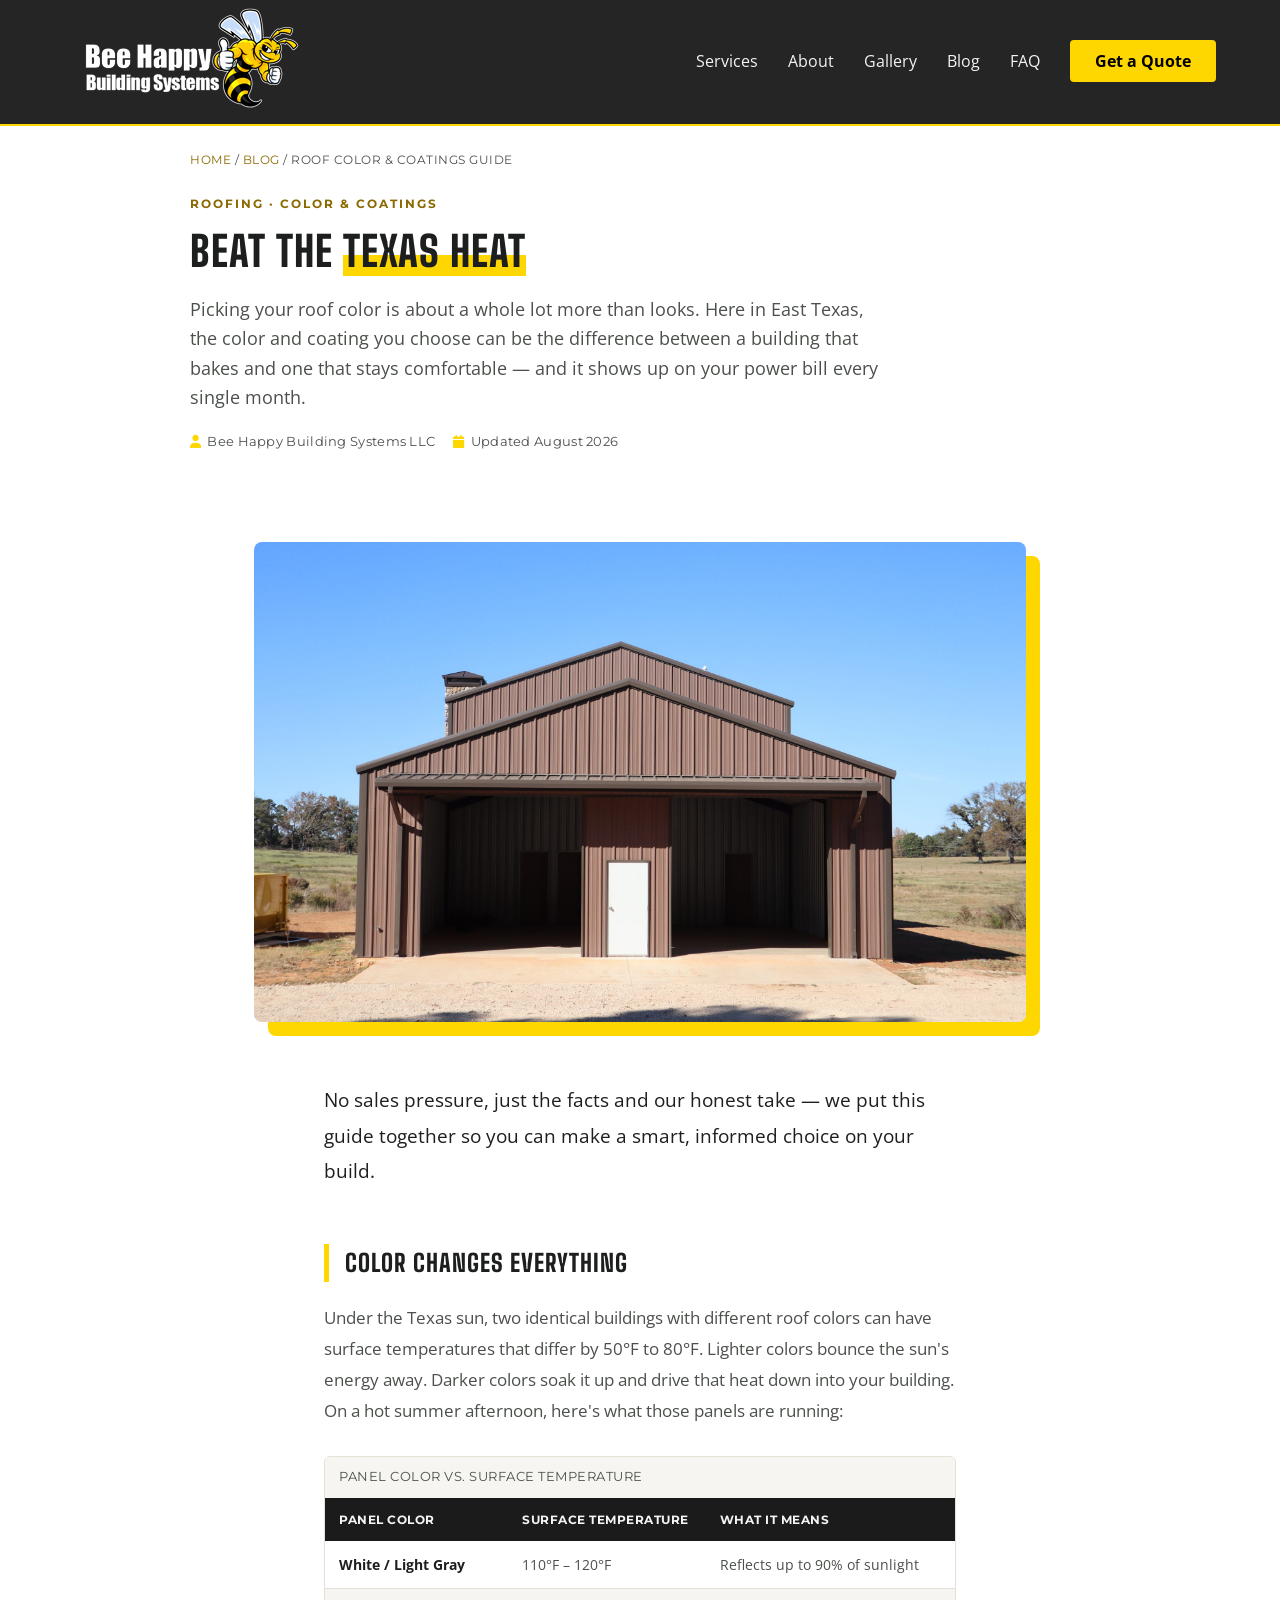
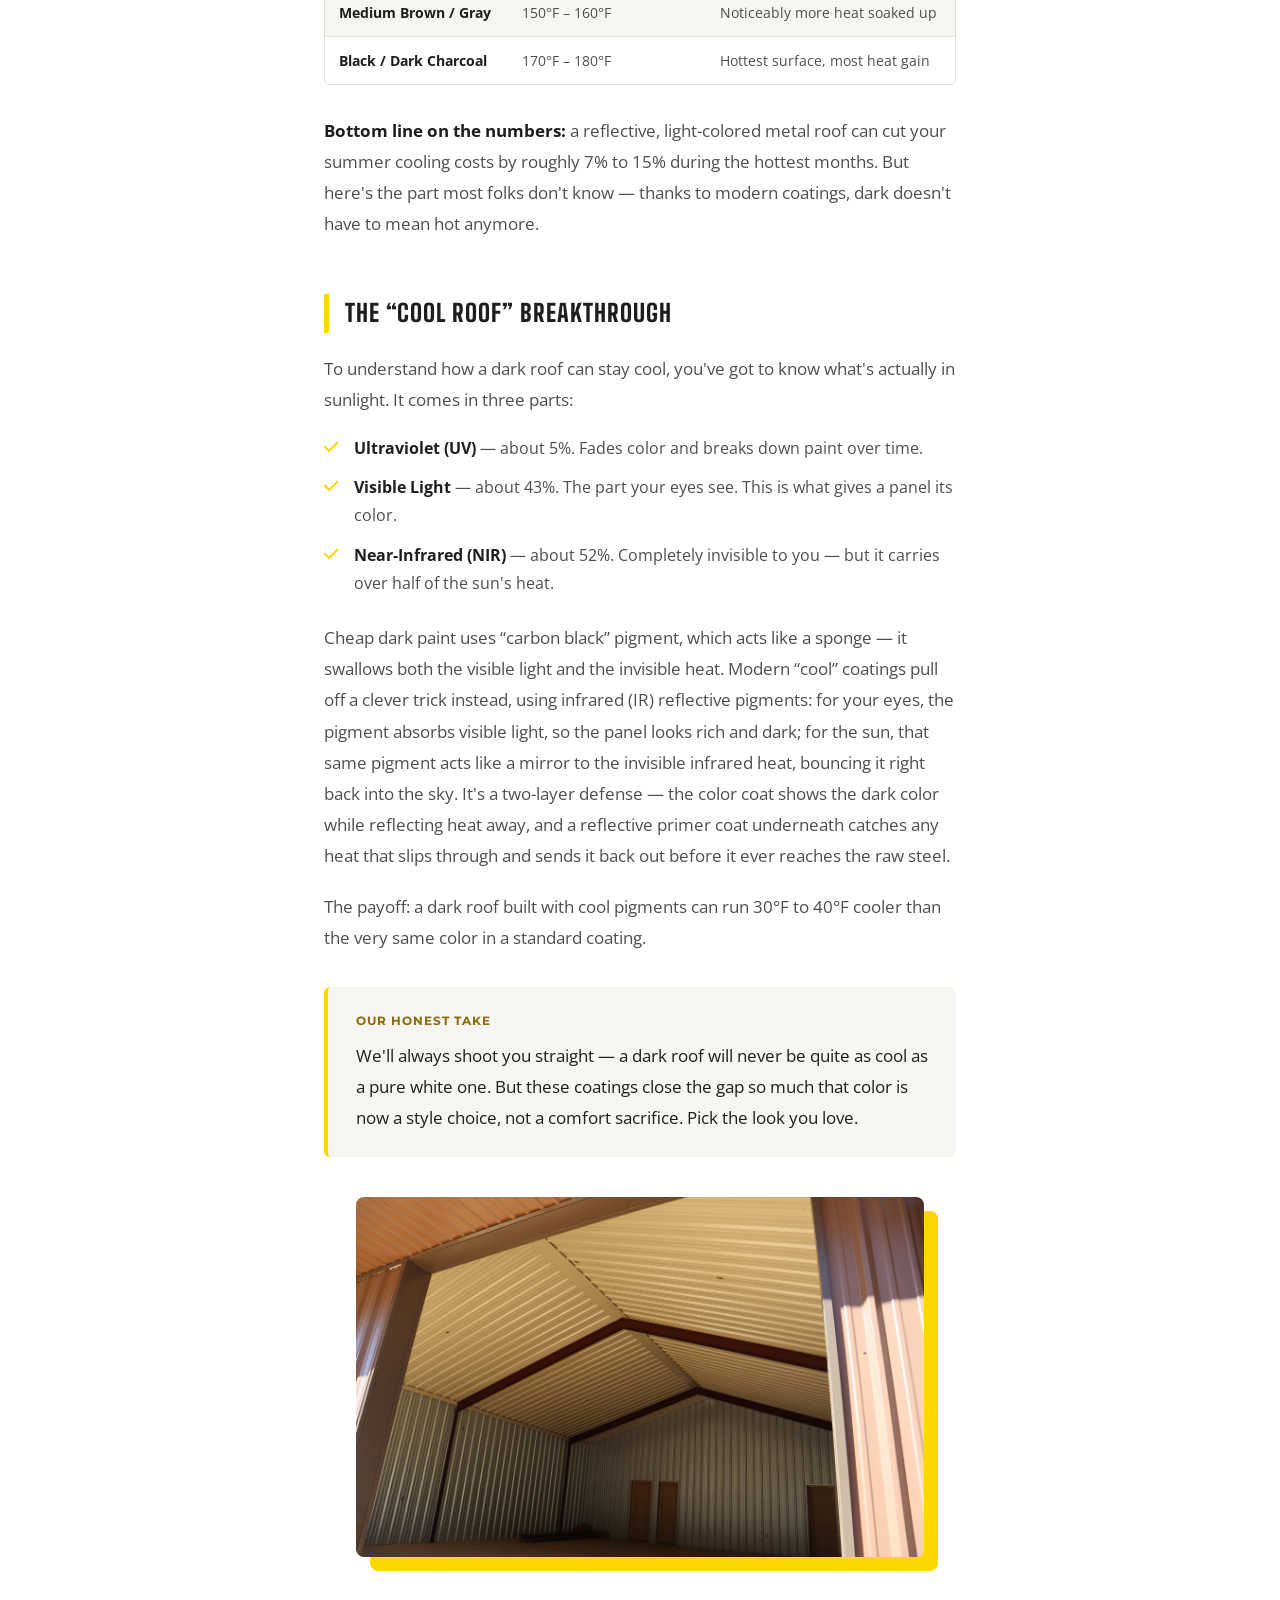
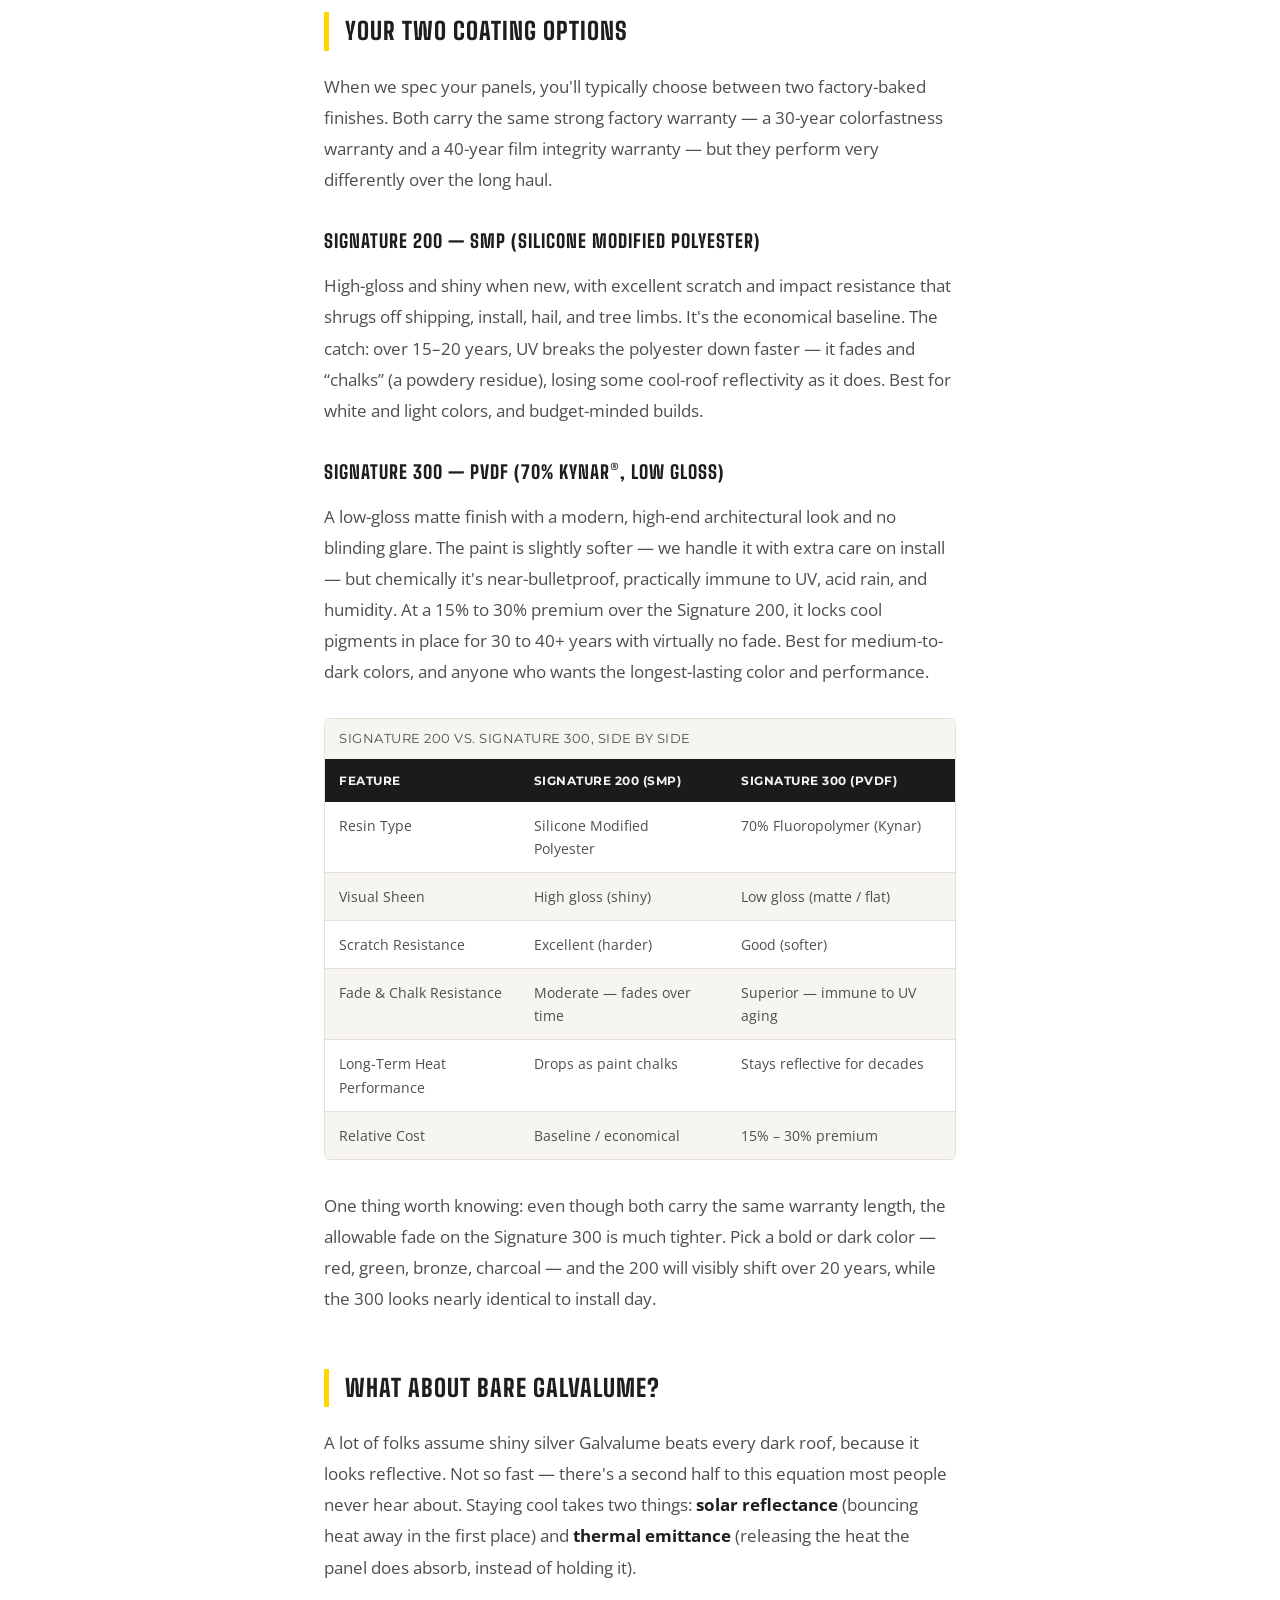
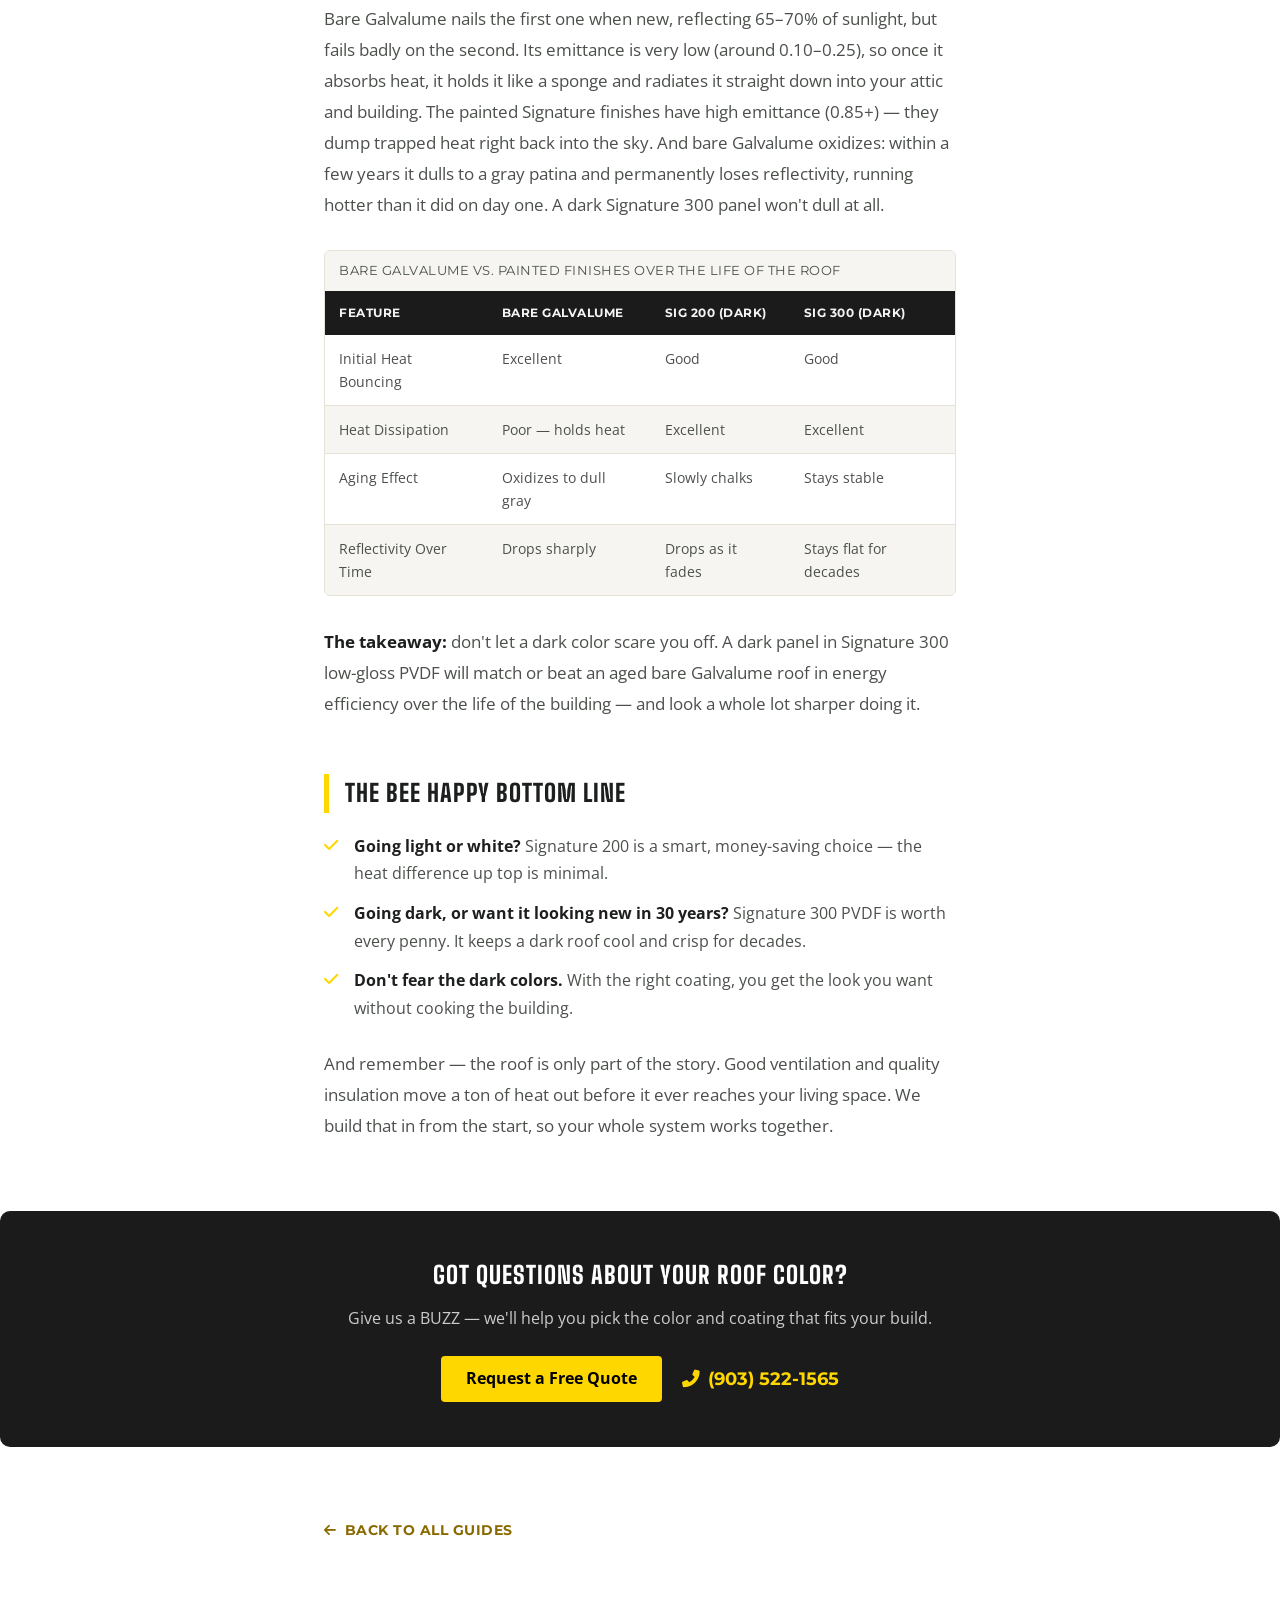
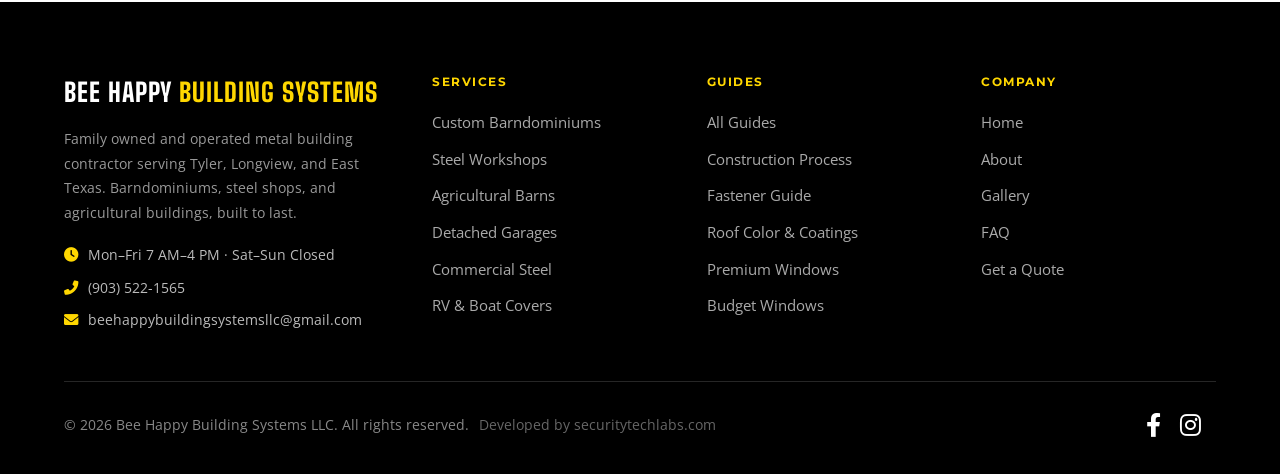
<file: blog/roof-color-coatings-guide.html>
<!DOCTYPE html>
<html lang="en-US">
<head>
    <meta charset="UTF-8">
    <meta name="viewport" content="width=device-width, initial-scale=1.0">
    <meta http-equiv="X-UA-Compatible" content="IE=edge">

    <title>Beat the Texas Heat: A Guide to Metal Roof Color & Coatings | Bee Happy Building Systems LLC</title>
    <meta name="title" content="Beat the Texas Heat: A Guide to Metal Roof Color & Coatings">
    <meta name="description" content="How roof color and coating affect heat and energy costs in East Texas, and how modern cool-roof coatings let a dark roof stay cool. A straight-talk guide from Bee Happy Building Systems LLC.">
    <meta name="author" content="Bee Happy Building Systems LLC">
    <meta name="robots" content="index, follow, max-snippet:-1, max-image-preview:large, max-video-preview:-1">
    <link rel="canonical" href="https://beehappybuildingsystemsllc.com/blog/roof-color-coatings-guide">

    <meta name="theme-color" content="#FDB813">
    <link rel="icon" href="../assets/favicons/favicon.ico" sizes="any">
    <link rel="icon" type="image/png" sizes="32x32" href="../assets/favicons/favicon-32x32.png">
    <link rel="icon" type="image/png" sizes="16x16" href="../assets/favicons/favicon-16x16.png">
    <link rel="apple-touch-icon" sizes="180x180" href="../assets/favicons/apple-touch-icon.png">
    <link rel="manifest" href="../site.webmanifest">

    <meta property="og:type" content="article">
    <meta property="og:url" content="https://beehappybuildingsystemsllc.com/blog/roof-color-coatings-guide">
    <meta property="og:site_name" content="Bee Happy Building Systems LLC">
    <meta property="og:title" content="Beat the Texas Heat: A Guide to Metal Roof Color & Coatings">
    <meta property="og:description" content="How roof color and coating affect heat and energy costs in East Texas, and how modern cool-roof coatings let a dark roof stay cool.">
    <meta property="og:image" content="https://beehappybuildingsystemsllc.com/assets/images/Bee%20Happy%20Building%20Systems%20Steel%20Building-23.jpg">
    <meta property="og:locale" content="en_US">

    <meta name="twitter:card" content="summary_large_image">
    <meta name="twitter:title" content="Beat the Texas Heat: A Guide to Metal Roof Color & Coatings">
    <meta name="twitter:description" content="How roof color and coating affect heat and energy costs in East Texas, and how modern cool-roof coatings let a dark roof stay cool.">
    <meta name="twitter:image" content="https://beehappybuildingsystemsllc.com/assets/images/Bee%20Happy%20Building%20Systems%20Steel%20Building-23.jpg">

    <script type="application/ld+json">
    {
      "@context": "https://schema.org",
      "@type": "BlogPosting",
      "headline": "Beat the Texas Heat: A Guide to Metal Roof Color & Coatings",
      "description": "How roof color and coating affect heat and energy costs in East Texas, and how modern cool-roof coatings let a dark roof stay cool.",
      "image": "https://beehappybuildingsystemsllc.com/assets/images/Bee%20Happy%20Building%20Systems%20Steel%20Building-23.jpg",
      "author": { "@type": "Organization", "name": "Bee Happy Building Systems LLC", "url": "https://beehappybuildingsystemsllc.com/" },
      "publisher": {
        "@type": "Organization",
        "name": "Bee Happy Building Systems LLC",
        "logo": { "@type": "ImageObject", "url": "https://beehappybuildingsystemsllc.com/assets/images/company-logo.png" }
      },
      "mainEntityOfPage": "https://beehappybuildingsystemsllc.com/blog/roof-color-coatings-guide",
      "datePublished": "2026-08-24",
      "dateModified": "2026-08-24"
    }
    </script>
    <script type="application/ld+json">
    {
      "@context": "https://schema.org",
      "@type": "BreadcrumbList",
      "itemListElement": [
        { "@type": "ListItem", "position": 1, "name": "Home", "item": "https://beehappybuildingsystemsllc.com/" },
        { "@type": "ListItem", "position": 2, "name": "Blog", "item": "https://beehappybuildingsystemsllc.com/blog/" },
        { "@type": "ListItem", "position": 3, "name": "Roof Color & Coatings Guide", "item": "https://beehappybuildingsystemsllc.com/blog/roof-color-coatings-guide" }
      ]
    }
    </script>

    <link rel="preconnect" href="https://fonts.googleapis.com">
    <link rel="preconnect" href="https://fonts.gstatic.com" crossorigin>
    <link href="https://fonts.googleapis.com/css2?family=Big+Shoulders:wght@800&family=Montserrat:wght@400;700;900&family=Open+Sans:wght@400;600&display=swap" rel="stylesheet">

    <link rel="stylesheet" href="https://cdnjs.cloudflare.com/ajax/libs/font-awesome/6.0.0/css/all.min.css">
    <link rel="stylesheet" href="../assets/css/styles/style.css">
    <link rel="stylesheet" href="../assets/css/styles/blog.css">
</head>
<body class="blog-page">

    <nav id="site-nav">
        <div class="logo">
            <a href="../#top">
                <img src="../assets/images/company-logo.png" alt="Bee Happy Building Systems LLC">
            </a>
        </div>
        <div class="hamburger" onclick="toggleMenu()">
            <i class="fas fa-bars"></i>
        </div>
        <ul class="nav-links">
            <li><a href="../#services">Services</a></li>
            <li><a href="../#about">About</a></li>
            <li><a href="../gallery/">Gallery</a></li>
            <li><a href="./">Blog</a></li>
            <li><a href="../#faq">FAQ</a></li>
            <li><a href="../#contact" class="cta-btn">Get a Quote</a></li>
        </ul>
    </nav>

    <main id="main">

    <nav class="breadcrumb" aria-label="Breadcrumb">
        <a href="../">Home</a> / <a href="./">Blog</a> / Roof Color & Coatings Guide
    </nav>

    <header class="post-hero">
        <div class="post-hero__wrap">
            <span class="post-hero__eyebrow">Roofing &middot; Color & Coatings</span>
            <h1>Beat the <span>Texas Heat</span></h1>
            <p class="deck">Picking your roof color is about a whole lot more than looks. Here in East Texas, the color and coating you choose can be the difference between a building that bakes and one that stays comfortable — and it shows up on your power bill every single month.</p>
            <div class="post-hero__meta">
                <span><i class="fas fa-user"></i>Bee Happy Building Systems LLC</span>
                <span><i class="fas fa-calendar"></i>Updated August 2026</span>
            </div>
        </div>
    </header>

    <div class="post-featured-img">
        <img src="../assets/images/40x80x24%20Stanley%20Glaze%20Samples%20Project%201.jpg" alt="Two-tone metal building with a color-coated roof and matching trim" loading="eager">
    </div>

    <article class="post-body">

        <p class="lede">No sales pressure, just the facts and our honest take — we put this guide together so you can make a smart, informed choice on your build.</p>

        <h2>Color Changes Everything</h2>
        <p>Under the Texas sun, two identical buildings with different roof colors can have surface temperatures that differ by 50&deg;F to 80&deg;F. Lighter colors bounce the sun's energy away. Darker colors soak it up and drive that heat down into your building. On a hot summer afternoon, here's what those panels are running:</p>

        <div class="table-wrap">
            <table>
                <caption>Panel color vs. surface temperature</caption>
                <thead>
                    <tr><th>Panel Color</th><th>Surface Temperature</th><th>What It Means</th></tr>
                </thead>
                <tbody>
                    <tr><td><strong>White / Light Gray</strong></td><td>110&deg;F &ndash; 120&deg;F</td><td>Reflects up to 90% of sunlight</td></tr>
                    <tr><td><strong>Medium Brown / Gray</strong></td><td>150&deg;F &ndash; 160&deg;F</td><td>Noticeably more heat soaked up</td></tr>
                    <tr><td><strong>Black / Dark Charcoal</strong></td><td>170&deg;F &ndash; 180&deg;F</td><td>Hottest surface, most heat gain</td></tr>
                </tbody>
            </table>
        </div>

        <p><strong>Bottom line on the numbers:</strong> a reflective, light-colored metal roof can cut your summer cooling costs by roughly 7% to 15% during the hottest months. But here's the part most folks don't know — thanks to modern coatings, dark doesn't have to mean hot anymore.</p>

        <h2>The &ldquo;Cool Roof&rdquo; Breakthrough</h2>
        <p>To understand how a dark roof can stay cool, you've got to know what's actually in sunlight. It comes in three parts:</p>
        <ul class="check-list">
            <li><i class="fas fa-check"></i><strong>Ultraviolet (UV)</strong> — about 5%. Fades color and breaks down paint over time.</li>
            <li><i class="fas fa-check"></i><strong>Visible Light</strong> — about 43%. The part your eyes see. This is what gives a panel its color.</li>
            <li><i class="fas fa-check"></i><strong>Near-Infrared (NIR)</strong> — about 52%. Completely invisible to you — but it carries over half of the sun's heat.</li>
        </ul>
        <p>Cheap dark paint uses &ldquo;carbon black&rdquo; pigment, which acts like a sponge — it swallows both the visible light and the invisible heat. Modern &ldquo;cool&rdquo; coatings pull off a clever trick instead, using infrared (IR) reflective pigments: for your eyes, the pigment absorbs visible light, so the panel looks rich and dark; for the sun, that same pigment acts like a mirror to the invisible infrared heat, bouncing it right back into the sky. It's a two-layer defense — the color coat shows the dark color while reflecting heat away, and a reflective primer coat underneath catches any heat that slips through and sends it back out before it ever reaches the raw steel.</p>
        <p>The payoff: a dark roof built with cool pigments can run 30&deg;F to 40&deg;F cooler than the very same color in a standard coating.</p>

        <div class="callout">
            <span class="callout__label">Our Honest Take</span>
            <p>We'll always shoot you straight — a dark roof will never be quite as cool as a pure white one. But these coatings close the gap so much that color is now a style choice, not a comfort sacrifice. Pick the look you love.</p>
        </div>

        <div class="post-featured-img" style="margin: 40px auto;">
            <img src="../assets/images/40x80x24%20Stanley%20Glaze%20Samples%20Project%202.jpg" alt="Interior view of a steel building roof showing the contrast between the exterior color coating and interior liner panel" style="max-height: 360px;">
        </div>

        <h2>Your Two Coating Options</h2>
        <p>When we spec your panels, you'll typically choose between two factory-baked finishes. Both carry the same strong factory warranty — a 30-year colorfastness warranty and a 40-year film integrity warranty — but they perform very differently over the long haul.</p>

        <h3>Signature 200 — SMP (Silicone Modified Polyester)</h3>
        <p>High-gloss and shiny when new, with excellent scratch and impact resistance that shrugs off shipping, install, hail, and tree limbs. It's the economical baseline. The catch: over 15&ndash;20 years, UV breaks the polyester down faster — it fades and &ldquo;chalks&rdquo; (a powdery residue), losing some cool-roof reflectivity as it does. Best for white and light colors, and budget-minded builds.</p>

        <h3>Signature 300 — PVDF (70% Kynar&reg;, Low Gloss)</h3>
        <p>A low-gloss matte finish with a modern, high-end architectural look and no blinding glare. The paint is slightly softer — we handle it with extra care on install — but chemically it's near-bulletproof, practically immune to UV, acid rain, and humidity. At a 15% to 30% premium over the Signature 200, it locks cool pigments in place for 30 to 40+ years with virtually no fade. Best for medium-to-dark colors, and anyone who wants the longest-lasting color and performance.</p>

        <div class="table-wrap">
            <table>
                <caption>Signature 200 vs. Signature 300, side by side</caption>
                <thead>
                    <tr><th>Feature</th><th>Signature 200 (SMP)</th><th>Signature 300 (PVDF)</th></tr>
                </thead>
                <tbody>
                    <tr><td>Resin Type</td><td>Silicone Modified Polyester</td><td>70% Fluoropolymer (Kynar)</td></tr>
                    <tr><td>Visual Sheen</td><td>High gloss (shiny)</td><td>Low gloss (matte / flat)</td></tr>
                    <tr><td>Scratch Resistance</td><td>Excellent (harder)</td><td>Good (softer)</td></tr>
                    <tr><td>Fade & Chalk Resistance</td><td>Moderate — fades over time</td><td>Superior — immune to UV aging</td></tr>
                    <tr><td>Long-Term Heat Performance</td><td>Drops as paint chalks</td><td>Stays reflective for decades</td></tr>
                    <tr><td>Relative Cost</td><td>Baseline / economical</td><td>15% &ndash; 30% premium</td></tr>
                </tbody>
            </table>
        </div>

        <p>One thing worth knowing: even though both carry the same warranty length, the allowable fade on the Signature 300 is much tighter. Pick a bold or dark color — red, green, bronze, charcoal — and the 200 will visibly shift over 20 years, while the 300 looks nearly identical to install day.</p>

        <h2>What About Bare Galvalume?</h2>
        <p>A lot of folks assume shiny silver Galvalume beats every dark roof, because it looks reflective. Not so fast — there's a second half to this equation most people never hear about. Staying cool takes two things: <strong>solar reflectance</strong> (bouncing heat away in the first place) and <strong>thermal emittance</strong> (releasing the heat the panel does absorb, instead of holding it).</p>
        <p>Bare Galvalume nails the first one when new, reflecting 65&ndash;70% of sunlight, but fails badly on the second. Its emittance is very low (around 0.10&ndash;0.25), so once it absorbs heat, it holds it like a sponge and radiates it straight down into your attic and building. The painted Signature finishes have high emittance (0.85+) — they dump trapped heat right back into the sky. And bare Galvalume oxidizes: within a few years it dulls to a gray patina and permanently loses reflectivity, running hotter than it did on day one. A dark Signature 300 panel won't dull at all.</p>

        <div class="table-wrap">
            <table>
                <caption>Bare Galvalume vs. painted finishes over the life of the roof</caption>
                <thead>
                    <tr><th>Feature</th><th>Bare Galvalume</th><th>Sig 200 (Dark)</th><th>Sig 300 (Dark)</th></tr>
                </thead>
                <tbody>
                    <tr><td>Initial Heat Bouncing</td><td>Excellent</td><td>Good</td><td>Good</td></tr>
                    <tr><td>Heat Dissipation</td><td>Poor — holds heat</td><td>Excellent</td><td>Excellent</td></tr>
                    <tr><td>Aging Effect</td><td>Oxidizes to dull gray</td><td>Slowly chalks</td><td>Stays stable</td></tr>
                    <tr><td>Reflectivity Over Time</td><td>Drops sharply</td><td>Drops as it fades</td><td>Stays flat for decades</td></tr>
                </tbody>
            </table>
        </div>

        <p><strong>The takeaway:</strong> don't let a dark color scare you off. A dark panel in Signature 300 low-gloss PVDF will match or beat an aged bare Galvalume roof in energy efficiency over the life of the building — and look a whole lot sharper doing it.</p>

        <h2>The Bee Happy Bottom Line</h2>
        <ul class="check-list">
            <li><i class="fas fa-check"></i><strong>Going light or white?</strong> Signature 200 is a smart, money-saving choice — the heat difference up top is minimal.</li>
            <li><i class="fas fa-check"></i><strong>Going dark, or want it looking new in 30 years?</strong> Signature 300 PVDF is worth every penny. It keeps a dark roof cool and crisp for decades.</li>
            <li><i class="fas fa-check"></i><strong>Don't fear the dark colors.</strong> With the right coating, you get the look you want without cooking the building.</li>
        </ul>
        <p>And remember — the roof is only part of the story. Good ventilation and quality insulation move a ton of heat out before it ever reaches your living space. We build that in from the start, so your whole system works together.</p>

    </article>

    <div class="post-cta">
        <h3>Got questions about your roof color?</h3>
        <p>Give us a BUZZ — we'll help you pick the color and coating that fits your build.</p>
        <div class="cta-row">
            <a href="../#contact" class="cta-btn">Request a Free Quote</a>
            <a href="tel:+19035221565" class="phone-link"><i class="fas fa-phone-alt"></i>(903) 522-1565</a>
        </div>
    </div>

    <nav class="post-nav">
        <a href="./"><i class="fas fa-arrow-left"></i>Back to All Guides</a>
    </nav>

    </main>

    <footer>
        <div class="footer-grid">
            <div class="footer-col footer-brand">
                <div class="footer-wordmark">Bee Happy <span>Building Systems</span></div>
                <p>Family owned and operated metal building contractor serving Tyler, Longview, and East Texas. Barndominiums, steel shops, and agricultural buildings, built to last.</p>
                <div class="footer-contact">
                    <p><i class="fas fa-clock"></i>Mon–Fri 7 AM–4 PM · Sat–Sun Closed</p>
                    <p><i class="fas fa-phone-alt"></i><a href="tel:+19035221565">(903) 522-1565</a></p>
                    <p><i class="fas fa-envelope"></i><a href="&#109;&#97;&#105;&#108;&#116;&#111;&#58;&#98;&#101;&#101;&#104;&#97;&#112;&#112;&#121;&#98;&#117;&#105;&#108;&#100;&#105;&#110;&#103;&#115;&#121;&#115;&#116;&#101;&#109;&#115;&#108;&#108;&#99;&#64;&#103;&#109;&#97;&#105;&#108;&#46;&#99;&#111;&#109;">&#98;&#101;&#101;&#104;&#97;&#112;&#112;&#121;&#98;&#117;&#105;&#108;&#100;&#105;&#110;&#103;&#115;&#121;&#115;&#116;&#101;&#109;&#115;&#108;&#108;&#99;&#64;&#103;&#109;&#97;&#105;&#108;&#46;&#99;&#111;&#109;</a></p>
                </div>
            </div>

            <div class="footer-col">
                <h4>Services</h4>
                <ul>
                    <li><a href="../#barndominiums">Custom Barndominiums</a></li>
                    <li><a href="../#steel-workshops">Steel Workshops</a></li>
                    <li><a href="../#agricultural-barns">Agricultural Barns</a></li>
                    <li><a href="../#detached-garages">Detached Garages</a></li>
                    <li><a href="../#commercial-steel">Commercial Steel</a></li>
                    <li><a href="../#rv-boat-covers">RV & Boat Covers</a></li>
                </ul>
            </div>

            <div class="footer-col">
                <h4>Guides</h4>
                <ul>
                    <li><a href="./">All Guides</a></li>
                    <li><a href="construction-process">Construction Process</a></li>
                    <li><a href="fastener-guide">Fastener Guide</a></li>
                    <li><a href="roof-color-coatings-guide">Roof Color & Coatings</a></li>
                    <li><a href="premium-windows-guide">Premium Windows</a></li>
                    <li><a href="budget-windows-guide">Budget Windows</a></li>
                </ul>
            </div>

            <div class="footer-col">
                <h4>Company</h4>
                <ul>
                    <li><a href="../#top">Home</a></li>
                    <li><a href="../#about">About</a></li>
                    <li><a href="../gallery/">Gallery</a></li>
                    <li><a href="../#faq">FAQ</a></li>
                    <li><a href="../#contact">Get a Quote</a></li>
                </ul>
            </div>
        </div>

        <div class="footer-bottom">
            <p>&copy; 2026 Bee Happy Building Systems LLC. All rights reserved. <a href="https://securitytechlabs.com" target="_blank" rel="noopener" class="footer-credit">Developed by securitytechlabs.com</a></p>
            <div class="social-links">
                <a href="https://www.facebook.com/beehappybuildingsystemsllc/" target="_blank" rel="noopener" aria-label="Bee Happy Building Systems LLC on Facebook"><i class="fab fa-facebook-f"></i></a>
                <a href="https://www.instagram.com/beehappybuildingsystemsllc/" target="_blank" rel="noopener" aria-label="Bee Happy Building Systems LLC on Instagram"><i class="fab fa-instagram"></i></a>
            </div>
        </div>
    </footer>

    <script>
        function toggleMenu() {
            document.querySelector('.nav-links').classList.toggle('active');
        }
        document.querySelectorAll('.nav-links a').forEach(link => {
            link.addEventListener('click', () => {
                document.querySelector('.nav-links').classList.remove('active');
            });
        });

        // Shrink the fixed nav slightly once the page has scrolled a bit
        (function () {
            const siteNav = document.getElementById('site-nav');
            if (!siteNav) return;
            let ticking = false;
            function updateNavState() {
                siteNav.classList.toggle('nav-scrolled', window.scrollY > 50);
                ticking = false;
            }
            window.addEventListener('scroll', () => {
                if (!ticking) {
                    window.requestAnimationFrame(updateNavState);
                    ticking = true;
                }
            }, { passive: true });
            updateNavState();
        })();
    </script>
</body>
</html>
</file>
<file: assets/css/styles/style.css>
/* --- RESET & VARIABLES --- */
:root {
    --primary: #FFD700; /* Rust Orange */
    --dark: #1b1b1b;
    --darker: #111111;
    --light: #f4f4f4;
    --gray: #333333;
    --transition: all 0.3s ease;
}

* {
    margin: 0;
    padding: 0;
    box-sizing: border-box;
}

/* Keeps anchor targets (nav links, footer links) clear of the fixed nav
   instead of scrolling right underneath it. */
html {
    scroll-padding-top: 130px;
}

body {
    font-family: 'Open Sans', sans-serif;
    background-color: var(--darker);
    color: var(--light);
    line-height: 1.6;
    overflow-x: hidden;
}

h1, h2, h3, h4 {
    font-family: 'Big Shoulders', sans-serif;
    font-weight: 800;
    text-transform: uppercase;
    letter-spacing: 1px;
}

a { text-decoration: none; color: inherit; }
ul { list-style: none; }
/* --- LOGO --- */
.logo {
    display: flex;
    align-items: center;
    /* This ensures the logo container doesn't force the nav to be too tall */
    height: 100%; 
}


/* Optional: Logo hover effect */
.logo img:hover {
    filter: drop-shadow(0 0 2px var(--primary));
}

/* Shrinks smoothly on scroll (see .nav-scrolled below) — transform rather
   than width/height so it doesn't fight the mobile width:150px override. */
.logo img {
    transition: transform 0.3s ease;
    transform-origin: left center;
}
/* --- MOBILE LOGO SHRINK --- */
@media (max-width: 768px) {
    .logo img {
        /* Shrink the logo further for mobile screens */
        width: 150px; 
    }
    
    /* Ensure the nav doesn't get too tall on mobile */
    nav {
        padding: 10px 5%;
    }
}
/* --- NAVIGATION --- */
nav {
    display: flex;
    justify-content: space-between;
    align-items: center;
    padding: 5px 5%;
    background: rgba(26, 26, 26, 0.95);
    position: fixed;
    width: 100%;
    top: 0;
    z-index: 1000;
    border-bottom: 2px solid var(--primary);
    transition: padding 0.3s ease;
}

/* --- SHRINKING NAV ON SCROLL --- */
/* `.nav-scrolled` is toggled by JS once the page scrolls past ~50px (see the
   inline script at the bottom of each page). Specificity (element+class)
   beats the mobile media query's plain `nav{padding:10px 5%}` above, so this
   applies consistently on both desktop and mobile without extra overrides. */
nav.nav-scrolled {
    padding: 2px 5%;
}

nav.nav-scrolled .logo img {
    transform: scale(0.82);
}

.logo {
    font-size: 1.5rem;
    font-weight: 900;
    color: var(--light);
}

.logo span { color: var(--primary); }

.nav-links {
    display: flex;
    gap: 30px;
    font-size: 1rem;
}

.nav-links a:hover { color: var(--primary); transition: var(--transition); }

.cta-btn {
    background: var(--primary);
    padding: 10px 25px;
    border-radius: 4px;
    font-weight: 700;
    transition: var(--transition);
}
/* Update text colors for better contrast on yellow buttons */
.cta-btn, button[type="submit"] {
    color: #000 !important; /* Black text on yellow buttons for readability */
}

.cta-btn:hover, button[type="submit"]:hover {
    background: var(--light);
    color: var(--dark) !important;
}

/* Ensure icons and accents pop */
.card i, .section-title span, .logo span {
    color: var(--primary);
}
/* .cta-btn:hover { background: #fff; color: var(--primary); } */

/* --- SECONDARY (OUTLINE) BUTTON --- */
/* Smaller, lower-emphasis than .cta-btn — for in-copy links like
   "Check Out Our Methods" rather than primary lead-gen CTAs. */
.about-cta-row {
    display: flex;
    align-items: center;
    gap: 22px;
    flex-wrap: wrap;
    margin-top: 20px;
}

.btn-outline {
    display: inline-flex;
    align-items: center;
    gap: 8px;
    padding: 9px 20px;
    border: 2px solid var(--primary);
    border-radius: 4px;
    color: var(--primary);
    font-family: 'Open Sans', sans-serif;
    font-weight: 600;
    font-size: 0.9rem;
    transition: var(--transition);
}

.btn-outline i { font-size: 0.75rem; transition: var(--transition); }

.btn-outline:hover {
    background: var(--primary);
    color: #000;
}

/* Google rating badge (5 stars + link to the Business Profile) */
.google-rating {
    display: inline-flex;
    align-items: center;
    gap: 9px;
    color: #ccc;
    font-size: 0.85rem;
    transition: var(--transition);
}

.google-rating__stars { color: var(--primary); font-size: 0.8rem; letter-spacing: 2px; }

.google-rating__text {
    font-family: 'Montserrat', sans-serif;
    font-size: 1.2em;
    font-weight: 600;
    white-space: nowrap;
}

.google-rating:hover { color: var(--primary); }

/* Mobile Menu */
.hamburger { display: none; font-size: 1.5rem; cursor: pointer; }

/* --- BREADCRUMB (dark-theme pages, e.g. /gallery/) --- */
/* style.css's bare `nav {}` rule (fixed header) matches every <nav>
   element, including this one — reset the fixed-header-only properties so
   it lays out normally in the flow instead of stacking on the real nav. */
.breadcrumb {
    position: static;
    top: auto;
    width: auto;
    z-index: auto;
    background: none;
    border-bottom: none;
    display: block;
    max-width: 1200px;
    margin: 0 auto;
    padding: 150px 5% 0;
    font-family: 'Montserrat', sans-serif;
    font-size: 0.78rem;
    letter-spacing: 0.5px;
    text-transform: uppercase;
    color: #999;
}

.breadcrumb a { color: var(--primary); }
.breadcrumb a:hover { text-decoration: underline; }

@media (max-width: 768px) {
    .breadcrumb { padding-top: 110px; }
}

/* --- SECTION DIVIDER FLOURISH --- */
.section-divider {
    display: flex;
    align-items: center;
    justify-content: center;
    width: 100%;
    max-width: 90%;
    margin: 0 auto;
    padding: 0;
}

.section-divider::before,
.section-divider::after {
    content: '';
    flex: 1;
    height: 1px;
    background: linear-gradient(90deg, transparent, var(--primary));
}

.section-divider::after { background: linear-gradient(90deg, var(--primary), transparent); }

.section-divider span {
    flex-shrink: 0;
    width: 9px;
    height: 9px;
    margin: 0 14px;
    background: var(--primary);
    border-radius: 2px;
    transform: rotate(45deg);
    box-shadow: 0 0 10px rgba(255, 215, 0, 0.65);
}

/* --- HERO SECTION --- */
.hero {
    position: relative;
    height: 100vh;
    display: flex;
    align-items: center;
    justify-content: center;
    text-align: center;
    overflow: hidden;
}

.video-bg {
    position: absolute;
    top: 0;
    left: 0;
    width: 100%;
    height: 100%;
    object-fit: cover;
    z-index: -2;
    opacity: 0.6;
}

.hero::before {
    content: '';
    position: absolute;
    top: 0; left: 0; width: 100%; height: 100%;
    background: linear-gradient(rgba(53, 53, 53, 0.502), rgba(0, 0, 0, 0.152));
    z-index: -1;
}

.hero-content {
    z-index: 1;
    padding: 20px;
    max-width: 800px;
}

.hero-content h1 {
    font-size: 3.5rem;
    margin-bottom: 8px;
    text-shadow: 2px 2px 10px rgba(0,0,0,0.7);
}

.hero-content p {
    font-size: 1.2rem;
    margin-bottom: 30px;
}

.hero-flourish {
    display: inline-block;
    margin-top: 8px;
    font-family: 'Dancing Script', cursive;
    font-weight: 700;
    font-size: 2.2rem;
    color: var(--primary);
    text-shadow: 2px 2px 8px rgba(0,0,0,0.6);
}

.underline-accent {
    position: relative;
    display: inline-block;
}

.underline-accent__svg {
    position: absolute;
    left: 0;
    bottom: -0.14em;
    width: 100%;
    height: 0.3em;
    overflow: visible;
    pointer-events: none;
}

.underline-accent__svg path {
    fill: none;
    stroke: var(--primary);
    stroke-width: 3;
    stroke-linecap: round;
    stroke-dasharray: 100;
    stroke-dashoffset: 100;
    animation: draw-underline 1.4s ease-out 1.1s forwards;
}

@keyframes draw-underline {
    to { stroke-dashoffset: 0; }
}

@media (prefers-reduced-motion: reduce) {
    .underline-accent__svg path {
        animation: none;
        stroke-dashoffset: 0;
    }
}

/* --- SERVICES CARDS (Strict 3-Column Layout) --- */
.services {
    padding: 80px 5%;
    background: var(--dark);
    display: flex;
    flex-direction: column;
    align-items: center;
}

.section-title {
    text-align: center;
    margin-bottom: 60px;
    font-size: 1.7rem;
}

.section-title span { border-bottom: 3px solid var(--primary); }

.card-grid {
    display: grid;
    grid-template-columns: repeat(3, 1fr); /* 3 cards across */
    gap: 30px;
    width: 100%;
    max-width: 1200px;
    margin: 0 auto;
}

.card {
    background: var(--gray);
    padding: 40px 30px;
    border-radius: 8px;
    text-align: center;
    transition: var(--transition);
    border: 1px solid transparent;
    display: flex;
    flex-direction: column;
    align-items: center;
    border-bottom: 3px solid var(--primary);
}

.card:hover {
    transform: translateY(-10px);
    box-shadow: 0 10px 20px rgba(0,0,0,0.3);
    border-color: rgba(255, 215, 0, 0.3); /* Slight yellow tint on the whole border */
    border-bottom: 3px solid var(--light); /* Change line color on hover for a dynamic effect */
}

.card i {
    font-size: 3rem;
    color: var(--primary);
    margin-bottom: 20px;
}

.card h3 { margin-bottom: 15px; }

/* --- ABOUT SECTION --- */
.about {
    padding: 80px 5%;
    display: flex;
    align-items: center;
    flex-wrap: wrap;
    gap: 50px;
    background: var(--darker);
}

.about-text { flex: 1; min-width: 300px; }
.about-text h2 { margin-bottom: 20px; font-size: 2.5rem; }
.about-text p { margin-bottom: 20px; color: #ccc; }

/* Company mission-statement pull-quote (used in "Why Choose Bee Happy") */
.mission-quote {
    margin-top: 30px;
    padding: 18px 24px;
    border-left: 4px solid var(--primary);
    background: rgba(255, 215, 0, 0.06);
    border-radius: 4px;
    font-style: italic;
    color: var(--light);
    font-size: 1.05rem;
}

/* --- OUR PROCESS --- */
.process {
    padding: 80px 5%;
    background: var(--dark);
    display: flex;
    flex-direction: column;
    align-items: center;
}

.process-grid {
    display: grid;
    grid-template-columns: repeat(4, 1fr);
    gap: 30px;
    width: 100%;
    max-width: 1200px;
    margin: 0 auto;
}

.process-step { text-align: center; padding: 10px; position: relative; }

.process-step .step-number {
    position: relative;
    display: inline-flex;
    align-items: center;
    justify-content: center;
    width: 56px;
    height: 56px;
    margin-bottom: 18px;
}

/* Circle "draws itself" (stroke-dashoffset animates to 0) once the step
   scrolls into view — see the IntersectionObserver in the page script. */
.step-circle {
    position: absolute;
    top: 0;
    left: 0;
    width: 56px;
    height: 56px;
    transform: rotate(-90deg); /* start the draw at 12 o'clock */
}

.step-circle__track {
    fill: none;
    stroke: rgba(255, 215, 0, 0.15);
    stroke-width: 2;
}

.step-circle__progress {
    fill: none;
    stroke: var(--primary);
    stroke-width: 2;
    stroke-linecap: round;
    stroke-dasharray: 169.6;
    stroke-dashoffset: 169.6;
    transition: stroke-dashoffset 1s ease;
}

.process-step.in-view .step-circle__progress { stroke-dashoffset: 0; }

/* Slight stagger so the four circles draw left-to-right, not all at once */
.process-step:nth-child(2) .step-circle__progress { transition-delay: 0.15s; }
.process-step:nth-child(3) .step-circle__progress { transition-delay: 0.3s; }
.process-step:nth-child(4) .step-circle__progress { transition-delay: 0.45s; }

.step-number__text {
    position: relative;
    z-index: 1;
    font-family: 'Big Shoulders', sans-serif;
    font-weight: 800;
    font-size: 1.3rem;
    color: var(--primary);
}

@media (prefers-reduced-motion: reduce) {
    .step-circle__progress { transition: none; stroke-dashoffset: 0; }
}

.process-step h3 { font-size: 1.05rem; margin-bottom: 10px; }
.process-step p { color: #ccc; font-size: 0.9rem; line-height: 1.6; }

.about-image {
    flex: 1;
    min-width: 300px;
    height: 400px;
    background: url('../../images/Home-Page-50x70x12-w-15ft-Wrap-around-Porch-Marchbank-Project-6.jpg') center/cover;
    border-radius: 8px;
    box-shadow: 20px 20px 0 var(--primary);
}

/* --- FAQ ACCORDION --- */
.faq {
    padding: 80px 5%;
    background: var(--dark);
    display: flex;
    flex-direction: column;
    align-items: center;
}

/* Two topical columns (Construction & Roofing / Windows) on desktop,
   collapsing to one column on mobile — see the breakpoint below. */
.accordion-grid {
    display: grid;
    grid-template-columns: repeat(2, 1fr);
    gap: 0 40px;
    width: 100%;
    max-width: 1100px;
    margin: 0 auto;
}

.accordion-column-label {
    font-family: 'Montserrat', sans-serif;
    font-size: 0.8rem;
    font-weight: 700;
    letter-spacing: 1.5px;
    text-transform: uppercase;
    color: var(--primary);
    /* No margin — the parent .accordion's flex `gap` already spaces this
       from the first item below it, same as between every other item. */
}

.accordion {
    width: 100%;
    display: flex;
    flex-direction: column;
    gap: 15px;
}

.accordion-item {
    background: var(--gray);
    border-radius: 8px;
    border-bottom: 3px solid #4f4f4f;
    overflow: hidden;
    transition: var(--transition);
}

.accordion-item.active { border-bottom: 3px solid var(--primary); }

.accordion-header {
    width: 100%;
    display: flex;
    justify-content: space-between;
    align-items: center;
    gap: 20px;
    background: none;
    border: none;
    color: var(--light);
    font-family: 'Montserrat', sans-serif;
    font-weight: 700;
    text-transform: uppercase;
    letter-spacing: 1px;
    font-size: 1rem;
    text-align: left;
    padding: 20px 25px;
    cursor: pointer;
}

.accordion-header i {
    color: var(--primary);
    flex-shrink: 0;
    transition: transform 0.3s ease;
}

.accordion-item.active .accordion-header i { transform: rotate(180deg); }

.accordion-content {
    max-height: 0;
    overflow: hidden;
    padding: 0 25px;
    transition: max-height 0.35s ease;
}

.accordion-content p { color: #ccc; padding-bottom: 20px; }

/* --- FEATURED VIDEO --- */
.video-feature {
    padding: 100px 5%;
    background: var(--darker);
    display: flex;
    flex-direction: column;
    align-items: center;
}

.video-wrapper {
    width: 100%;
    max-width: 1200px;
    margin: 0 auto;
    padding: 0 20px;
}

.video-embed {
    position: relative;
    width: 100%;
    aspect-ratio: 16 / 9;
    border-radius: 8px;
    overflow: hidden;
    box-shadow: 0 10px 30px rgba(0,0,0,0.4);
}

.video-embed iframe {
    position: absolute;
    top: 0;
    left: 0;
    width: 100%;
    height: 100%;
    border: 0;
}

@media (max-width: 600px) {
    .video-wrapper { padding: 0 10px; }
}

/* --- ASYMMETRICAL GALLERY --- */
/* --- UPDATED GALLERY SECTION --- */
.gallery-section {
    padding: 100px 5%; /* Top/Bottom padding for section breathing room */
    background: var(--dark);
    display: flex;
    flex-direction: column;
    align-items: center;
}

.gallery-grid {
    display: grid;
    grid-template-columns: repeat(4, 1fr);
    grid-auto-rows: 250px; /* Increased row height for a bolder look */
    grid-auto-flow: dense; /* backfills gaps left by g-wide/g-tall spans so the mosaic has no ragged holes */
    gap: 20px;

    /* ADD THESE LINES FOR CENTERING & SPACING */
    width: 100%;
    max-width: 1200px; /* Limits the width on large monitors */
    margin: 0 auto;    /* Centers the grid in the viewport */
    padding: 0 20px;   /* Extra safety padding for the grid itself */
}

.gallery-item {
    position: relative;
    overflow: hidden;
    cursor: pointer;
    border-radius: 4px;
}

/* Ensure images maintain their aspect ratio and quality */
.gallery-item img {
    width: 100%;
    height: 100%;
    object-fit: cover;
    border-radius: 8px; /* Slightly rounded corners for a modern feel */
    transition: transform 0.5s ease;
}
@media (max-width: 1024px) {
    .gallery-grid {
        grid-template-columns: repeat(2, 1fr);
        padding: 0 10px;
    }
}

.gallery-item:hover img { transform: scale(1.1); }

.gallery-teaser__cta { margin-top: 40px; }

.g-wide { grid-column: span 2; }
.g-tall { grid-row: span 2; }
.g-big { grid-column: span 2; grid-row: span 2; }

/* Lightbox */
.lightbox {
    position: fixed;
    top: 0; left: 0;
    width: 100%; height: 100%;
    background: rgba(0,0,0,0.9);
    display: none;
    justify-content: center;
    align-items: center;
    z-index: 2000;
}

.lightbox-content {
    position: relative;
    max-width: 90%;
    max-height: 90%;
    display: flex;
}

.lightbox-content img {
    max-width: 100%;
    max-height: 90vh;
    border: 2px solid var(--primary);
    display: block;
}

.lightbox-caption {
    position: absolute;
    left: 0;
    right: 0;
    bottom: 0;
    background: rgba(0, 0, 0, 0.75);
    color: #fff;
    padding: 12px 20px;
    font-size: 0.95rem;
    text-align: center;
}

.lightbox-caption:empty {
    display: none;
}

.close-lightbox {
    position: absolute;
    top: 20px; right: 30px;
    font-size: 3rem;
    color: #fff;
    cursor: pointer;
}

/* --- CONTACT SECTION --- */
.contact {
    padding: 80px 5%;
    background: linear-gradient(rgba(0,0,0,0.8), rgba(0,0,0,0.8)), url('../../images/BHBS-LLC-Logo.png');
    background-size: cover;
    background-position: center;
    background-attachment: fixed;
    text-align: center;
}

.form-container {
    max-width: 600px;
    margin: 0 auto;
    background: rgba(255,255,255,0.1);
    backdrop-filter: blur(10px);
    padding: 40px;
    border-radius: 10px;
    border: 1px solid rgba(255,255,255,0.2);
}

.form-group { margin-bottom: 20px; text-align: left; }

.form-group label { display: block; margin-bottom: 5px; font-weight: 600; }

.form-group input, .form-group select, .form-group textarea {
    width: 100%;
    padding: 12px;
    background: rgba(0,0,0,0.5);
    border: 1px solid #555;
    color: #fff;
    border-radius: 4px;
    /* Form controls don't inherit the page font by default (browsers use ~13px
       system text). 16px also stops iOS Safari from zooming in on focus. */
    font-family: inherit;
    font-size: 1rem;
    line-height: 1.5;
}

.form-group input::placeholder, .form-group textarea::placeholder { color: #999; }

/* Native macOS/iOS selects ignore padding, so the dropdown rendered short and
   small next to the text inputs; draw it ourselves to match their size. */
.form-group select {
    -webkit-appearance: none;
    appearance: none;
    padding-right: 40px;
    cursor: pointer;
    background-image: url("data:image/svg+xml,%3Csvg xmlns='http://www.w3.org/2000/svg' width='12' height='8' viewBox='0 0 12 8'%3E%3Cpath d='M1 1l5 5 5-5' fill='none' stroke='%23FFD700' stroke-width='2'/%3E%3C/svg%3E");
    background-repeat: no-repeat;
    background-position: right 14px center;
}
.form-group select option { color: #000; }

.form-group input:focus, .form-group select:focus, .form-group textarea:focus {
    outline: none;
    border-color: var(--primary);
}

button[type="submit"] {
    width: 100%;
    padding: 15px;
    background: var(--primary);
    color: #fff;
    border: none;
    font-weight: bold;
    font-size: 1.1rem;
    cursor: pointer;
    text-transform: uppercase;
    border-radius: 4px;
    transition: var(--transition);
}

button[type="submit"]:hover { background: #e05e2b; }
button[type="submit"]:disabled { opacity: 0.7; cursor: wait; }
/* Quote form: hidden spam trap (bots fill it, people never see it) + status line */
.form-honeypot { display: none !important; }
.h-captcha { margin-bottom: 16px; }
.form-status { margin-top: 15px; font-size: 0.95rem; line-height: 1.5; min-height: 1.5em; }
.form-status.is-success { color: var(--primary); }
.form-status.is-error { color: #ff8a80; }
/* Phones: the hCaptcha widget is a fixed ~302px wide, which overflowed the form
   panel (only ~231px of inner width at 390px with 40px padding + wrapper padding). */
@media (max-width: 600px) {
    .contact-wrapper { padding: 0; }
    .form-container { padding: 24px 20px; }
}

/* --- CONTACT LAYOUT --- */
.contact-wrapper {
    display: flex;
    gap: 30px;
    max-width: 1200px;
    margin: 0 auto;
    padding: 0 20px;
    align-items: stretch; /* Makes map and form equal height */
}

.map-container {
    flex: 1;
    display: flex;
    flex-direction: column;
    border-radius: 10px;
    overflow: hidden;
    border: 2px solid var(--primary); /* Yellow border to match branding */
    background: var(--dark);
}
.map-container iframe {
    flex-grow: 1; /* Ensures map takes up remaining space */
    min-height: 350px;
}

.form-container {
    flex: 1;
    text-align: left;
    /* Styles already exist in your file, just ensuring flex-basis here */
}

/* --- MOBILE RESPONSIVENESS --- */
@media (max-width: 992px) {
    .contact-wrapper {
        flex-direction: column; /* Stacks the map and form */
    }
    
    .map-container {
        height: 300px; /* Smaller height for mobile screens */
        min-height: auto;
        margin-bottom: 20px; /* Space between map and form when stacked */
    }

    .map-container iframe {
        min-height: 150px; /* Prevent iframe from forcing the container past 300px and clipping the directions link */
    }
}

/* --- FOOTER --- */
footer {
    background: #000;
    padding: 70px 5% 30px;
    color: #888;
}

.footer-grid {
    display: grid;
    grid-template-columns: 1.4fr 1fr 1fr 1fr;
    gap: 40px;
    margin-bottom: 40px;
}

.footer-brand .footer-wordmark {
    font-family: 'Big Shoulders', sans-serif;
    font-weight: 800;
    text-transform: uppercase;
    letter-spacing: 1px;
    font-size: 1.6rem;
    color: #fff;
    margin-bottom: 14px;
}

.footer-brand .footer-wordmark span { color: var(--primary); }

.footer-brand p { color: #999; font-size: 0.9rem; line-height: 1.7; max-width: 320px; }

.footer-brand .footer-contact { margin-top: 18px; }

.footer-brand .footer-contact p {
    color: #bbb;
    margin-bottom: 8px;
    max-width: none;
}

.footer-brand .footer-contact i {
    color: var(--primary);
    width: 16px;
    margin-right: 8px;
}

.footer-brand .footer-contact a { color: inherit; }
.footer-brand .footer-contact a:hover { color: var(--primary); }

.footer-col h4 {
    color: var(--primary);
    font-family: 'Montserrat', sans-serif;
    font-size: 0.78rem;
    font-weight: 700;
    letter-spacing: 1.5px;
    text-transform: uppercase;
    margin-bottom: 18px;
}

.footer-col ul { display: flex; flex-direction: column; gap: 11px; }

.footer-col ul li a {
    color: #aaa;
    font-size: 0.92rem;
    transition: var(--transition);
}

.footer-col ul li a:hover { color: var(--primary); }

.footer-bottom {
    display: flex;
    justify-content: space-between;
    align-items: center;
    flex-wrap: wrap;
    gap: 15px;
    border-top: 1px solid #262626;
    padding-top: 24px;
    font-size: 0.85rem;
}

.footer-credit {
    color: #666;
    margin-left: 6px;
    transition: var(--transition);
}

.footer-credit:hover { color: var(--primary); }

.social-links a {
    font-size: 1.5rem;
    margin-right: 15px;
    color: #fff;
}

.social-links a:hover { color: var(--primary); }

@media (max-width: 900px) {
    .footer-grid { grid-template-columns: 1fr 1fr; }
    .footer-brand { grid-column: 1 / -1; }
}

@media (max-width: 520px) {
    .footer-grid { grid-template-columns: 1fr; }
    .footer-bottom { flex-direction: column; text-align: center; }
}

/* --- RESPONSIVE --- */
/* Tablet: Cards go 2 across */
@media (max-width: 1024px) {
    .card-grid {
        grid-template-columns: repeat(2, 1fr);
        max-width: 800px;
    }

    .process-grid { grid-template-columns: repeat(2, 1fr); }
}

/* Mobile: Nav collapse, Cards stack 1 across */
@media (max-width: 768px) {
    .nav-links {
        display: none;
        flex-direction: column;
        position: absolute;
        top: 100%;
        left: 0;
        width: 100%;
        background: var(--dark);
        padding: 20px;
        text-align: center;
    }

    .nav-links.active { display: flex; }
    .hamburger { display: block; color: #fff; }

    .hero-content h1 { font-size: 2.5rem; }
    .hero-flourish { font-size: 1.5rem; }

    .card-grid { grid-template-columns: 1fr; }
    .process-grid { grid-template-columns: 1fr; }
    .accordion-grid { grid-template-columns: 1fr; gap: 30px 0; }

    .gallery-section {
        padding: 60px 5%; /* shrunk proportionally from the desktop 100px — still breathing room, less scroll */
    }

    .gallery-grid {
        grid-template-columns: repeat(2, 1fr);
        grid-auto-rows: 150px; /* shrunk proportionally from the desktop 250px to match the narrower columns */
        gap: 10px;
        padding: 0 10px;
    }

    .g-wide, .g-big { grid-column: span 2; }

    .about-text, .about-image {
        min-width: 100%; /* avoid overflow on narrow phones where 300px exceeds the padded width */
    }

    /* background-attachment: fixed is unreliable/janky on iOS Safari and mobile Chrome */
    .contact {
        background-attachment: scroll;
    }
}

/* Small phones: shrink the gallery mosaic a bit further, same 2-col/g-wide/g-tall block pattern */
@media (max-width: 480px) {
    .gallery-grid {
        grid-auto-rows: 120px;
        gap: 8px;
        padding: 0 8px;
    }
}
</file>
<file: assets/css/styles/blog.css>
/* ==========================================================================
   BLOG THEME — professional white-background variant of the main site.
   Loaded alongside style.css. Nav/footer stay dark for brand continuity;
   everything between them switches to a light, editorial palette.
   ========================================================================== */

:root {
    --paper: #ffffff;
    --paper-alt: #f6f5f1;
    --ink: #1c1f1d;
    --ink-soft: #4b504b;
    --border-soft: #e5e1d4;
    --accent-ink: #8a6a00; /* readable gold-family accent for text on white */
}

/* Only the background changes at the body level — nav/footer must keep the
   homepage's light-on-dark text color (set by the base `body` rule in
   style.css). Every piece of blog content below sets its own explicit
   ink/ink-soft color, so nothing relies on inheriting from body here. */
body.blog-page {
    background: var(--paper);
}

/* style.css's bare `nav {}` rule (written for the fixed site header) matches
   every <nav> element on the page, including these two — reset the
   fixed-header-only properties so they lay out normally in the flow. */
.breadcrumb,
.post-nav {
    position: static;
    top: auto;
    width: auto;
    z-index: auto;
    background: none;
    border-bottom: none;
    display: block;
}

/* --- BREADCRUMB --- */
.breadcrumb {
    max-width: 900px;
    margin: 0 auto;
    padding: 150px 0 0;
    font-family: 'Montserrat', sans-serif;
    font-size: 0.78rem;
    letter-spacing: 0.5px;
    text-transform: uppercase;
    color: var(--ink-soft);
}

.breadcrumb a { color: var(--accent-ink); }
.breadcrumb a:hover { text-decoration: underline; }

/* --- BLOG / POST HERO --- */
.post-hero, .blog-hero {
    background: var(--paper);
    padding: 20px 5% 50px;
    text-align: left;
}

.blog-hero { text-align: center; padding: 130px 5% 60px; }

.post-hero__eyebrow, .blog-hero__eyebrow {
    display: inline-block;
    font-family: 'Montserrat', sans-serif;
    font-weight: 700;
    letter-spacing: 2px;
    text-transform: uppercase;
    font-size: 0.78rem;
    color: var(--accent-ink);
    margin-bottom: 14px;
}

.post-hero__wrap { max-width: 900px; margin: 0 auto; }
.blog-hero__wrap { max-width: 760px; margin: 0 auto; }

.post-hero h1, .blog-hero h1 {
    font-size: 2.6rem;
    line-height: 1.15;
    color: var(--ink);
    margin-bottom: 18px;
}

.post-hero h1 span, .blog-hero h1 span {
    background: linear-gradient(to bottom, transparent 58%, var(--primary) 58%);
}

.post-hero p.deck, .blog-hero p.deck {
    font-size: 1.15rem;
    color: var(--ink-soft);
    max-width: 700px;
}

.blog-hero p.deck { margin: 0 auto; }

.post-hero__meta {
    display: flex;
    gap: 18px;
    flex-wrap: wrap;
    margin-top: 20px;
    font-family: 'Montserrat', sans-serif;
    font-size: 0.8rem;
    color: var(--ink-soft);
    letter-spacing: 0.3px;
}

.post-hero__meta i { color: var(--primary); margin-right: 6px; }

.post-featured-img {
    max-width: 900px;
    margin: 40px auto 0;
    padding: 0 5%;
}

.post-featured-img img {
    width: 100%;
    height: auto;
    max-height: 480px;
    object-fit: cover;
    border-radius: 8px;
    box-shadow: 14px 14px 0 var(--primary);
    display: block;
}

/* --- ARTICLE BODY --- */
.post-body {
    max-width: 760px;
    margin: 0 auto;
    padding: 60px 5% 20px;
}

.post-body h2 {
    font-size: 1.5rem;
    color: var(--ink);
    border-left: 5px solid var(--primary);
    padding-left: 16px;
    margin: 55px 0 20px;
}

.post-body h2:first-child { margin-top: 0; }

.post-body h3 {
    font-size: 1.15rem;
    color: var(--ink);
    margin: 32px 0 14px;
}

.post-body p {
    color: var(--ink-soft);
    font-size: 1.05rem;
    line-height: 1.85;
    margin-bottom: 20px;
}

.post-body p.lede {
    font-size: 1.2rem;
    color: var(--ink);
}

.post-body strong { color: var(--ink); }

.post-body ul.check-list { margin: 0 0 25px; }

.post-body ul.check-list li {
    color: var(--ink-soft);
    font-size: 1.02rem;
    line-height: 1.7;
    margin-bottom: 12px;
    padding-left: 30px;
    position: relative;
}

.post-body ul.check-list li i {
    position: absolute;
    left: 0;
    top: 4px;
    color: var(--primary);
}

.post-body ul.check-list li strong { color: var(--ink); }

/* Callout / "Honest Take" box */
.callout {
    background: var(--paper-alt);
    border-left: 4px solid var(--primary);
    border-radius: 6px;
    padding: 24px 28px;
    margin: 34px 0;
}

.callout p { margin-bottom: 0; color: var(--ink); }
.callout p + p { margin-top: 14px; }

.callout__label {
    display: block;
    font-family: 'Montserrat', sans-serif;
    font-weight: 700;
    letter-spacing: 1px;
    text-transform: uppercase;
    font-size: 0.75rem;
    color: var(--accent-ink);
    margin-bottom: 10px;
}

/* Comparison tables */
.table-wrap {
    overflow-x: auto;
    margin: 30px 0;
    border-radius: 6px;
    border: 1px solid var(--border-soft);
}

.post-body table {
    width: 100%;
    border-collapse: collapse;
    font-size: 0.9rem;
    min-width: 560px;
}

.post-body table caption {
    caption-side: top;
    text-align: left;
    font-family: 'Montserrat', sans-serif;
    font-size: 0.8rem;
    letter-spacing: 0.5px;
    text-transform: uppercase;
    color: var(--ink-soft);
    padding: 10px 14px;
    background: var(--paper-alt);
}

.post-body th {
    background: var(--dark);
    color: var(--light);
    text-transform: uppercase;
    letter-spacing: 0.5px;
    font-family: 'Montserrat', sans-serif;
    font-weight: 700;
    font-size: 0.75rem;
    padding: 12px 14px;
    text-align: left;
    white-space: nowrap;
}

.post-body td {
    padding: 12px 14px;
    border-bottom: 1px solid var(--border-soft);
    color: var(--ink-soft);
    vertical-align: top;
}

.post-body tr:nth-child(even) td { background: var(--paper-alt); }
.post-body tr:last-child td { border-bottom: none; }

/* --- END-OF-POST CTA --- */
.post-cta {
    background: var(--dark);
    color: var(--light);
    border-radius: 10px;
    padding: 45px 5%;
    text-align: center;
    margin: 30px 0 70px;
}

.post-cta h3 {
    color: #fff;
    font-size: 1.5rem;
    margin-bottom: 12px;
}

.post-cta p { color: #ccc; margin-bottom: 24px; }

.post-cta .cta-row {
    display: flex;
    justify-content: center;
    align-items: center;
    gap: 20px;
    flex-wrap: wrap;
}

.post-cta a.phone-link {
    color: var(--primary);
    font-weight: 700;
    font-size: 1.1rem;
    font-family: 'Montserrat', sans-serif;
}

.post-cta a.phone-link i { margin-right: 8px; }

.post-nav {
    max-width: 760px;
    margin: 0 auto;
    padding: 0 5% 60px;
}

.post-nav a {
    display: inline-flex;
    align-items: center;
    gap: 8px;
    font-family: 'Montserrat', sans-serif;
    font-weight: 700;
    font-size: 0.85rem;
    letter-spacing: 0.5px;
    text-transform: uppercase;
    color: var(--accent-ink);
}

.post-nav a:hover { text-decoration: underline; }

/* --- BLOG INDEX GRID --- */
.post-grid {
    display: grid;
    grid-template-columns: repeat(3, 1fr);
    gap: 30px;
    max-width: 1200px;
    margin: 0 auto;
    padding: 70px 5% 100px;
}

.post-card {
    background: var(--paper);
    border: 1px solid var(--border-soft);
    border-radius: 10px;
    overflow: hidden;
    display: flex;
    flex-direction: column;
    transition: var(--transition);
    box-shadow: 0 2px 10px rgba(0,0,0,0.04);
}

.post-card:hover {
    transform: translateY(-6px);
    box-shadow: 0 14px 30px rgba(0,0,0,0.1);
}

.post-card__img {
    height: 190px;
    overflow: hidden;
}

.post-card__img img {
    width: 100%;
    height: 100%;
    object-fit: cover;
    display: block;
    transition: transform 0.5s ease;
}

.post-card:hover .post-card__img img { transform: scale(1.06); }

.post-card__body { padding: 22px 22px 26px; display: flex; flex-direction: column; flex: 1; }

.post-card__tag {
    display: inline-block;
    background: var(--primary);
    color: #000;
    font-family: 'Montserrat', sans-serif;
    font-weight: 700;
    font-size: 0.68rem;
    letter-spacing: 0.5px;
    text-transform: uppercase;
    padding: 4px 10px;
    border-radius: 3px;
    margin-bottom: 14px;
    width: fit-content;
}

.post-card__body h2 {
    font-size: 1.15rem;
    color: var(--ink);
    margin-bottom: 12px;
    line-height: 1.25;
}

.post-card__body p {
    color: var(--ink-soft);
    font-size: 0.92rem;
    line-height: 1.6;
    margin-bottom: 18px;
    flex: 1;
}

.post-card__link {
    font-family: 'Montserrat', sans-serif;
    font-weight: 700;
    font-size: 0.82rem;
    letter-spacing: 0.5px;
    text-transform: uppercase;
    color: var(--accent-ink);
}

.post-card:hover .post-card__link { color: var(--ink); }

@media (max-width: 1024px) {
    .post-grid { grid-template-columns: repeat(2, 1fr); }
}

@media (max-width: 768px) {
    .post-grid { grid-template-columns: 1fr; padding: 50px 5% 70px; }
    .breadcrumb { padding-top: 110px; }
    .post-hero h1, .blog-hero h1 { font-size: 1.9rem; }
    .post-featured-img img { max-height: 260px; }
    .post-body table { min-width: 480px; }
    .post-cta .cta-row { flex-direction: column; gap: 14px; }
}
</file>
